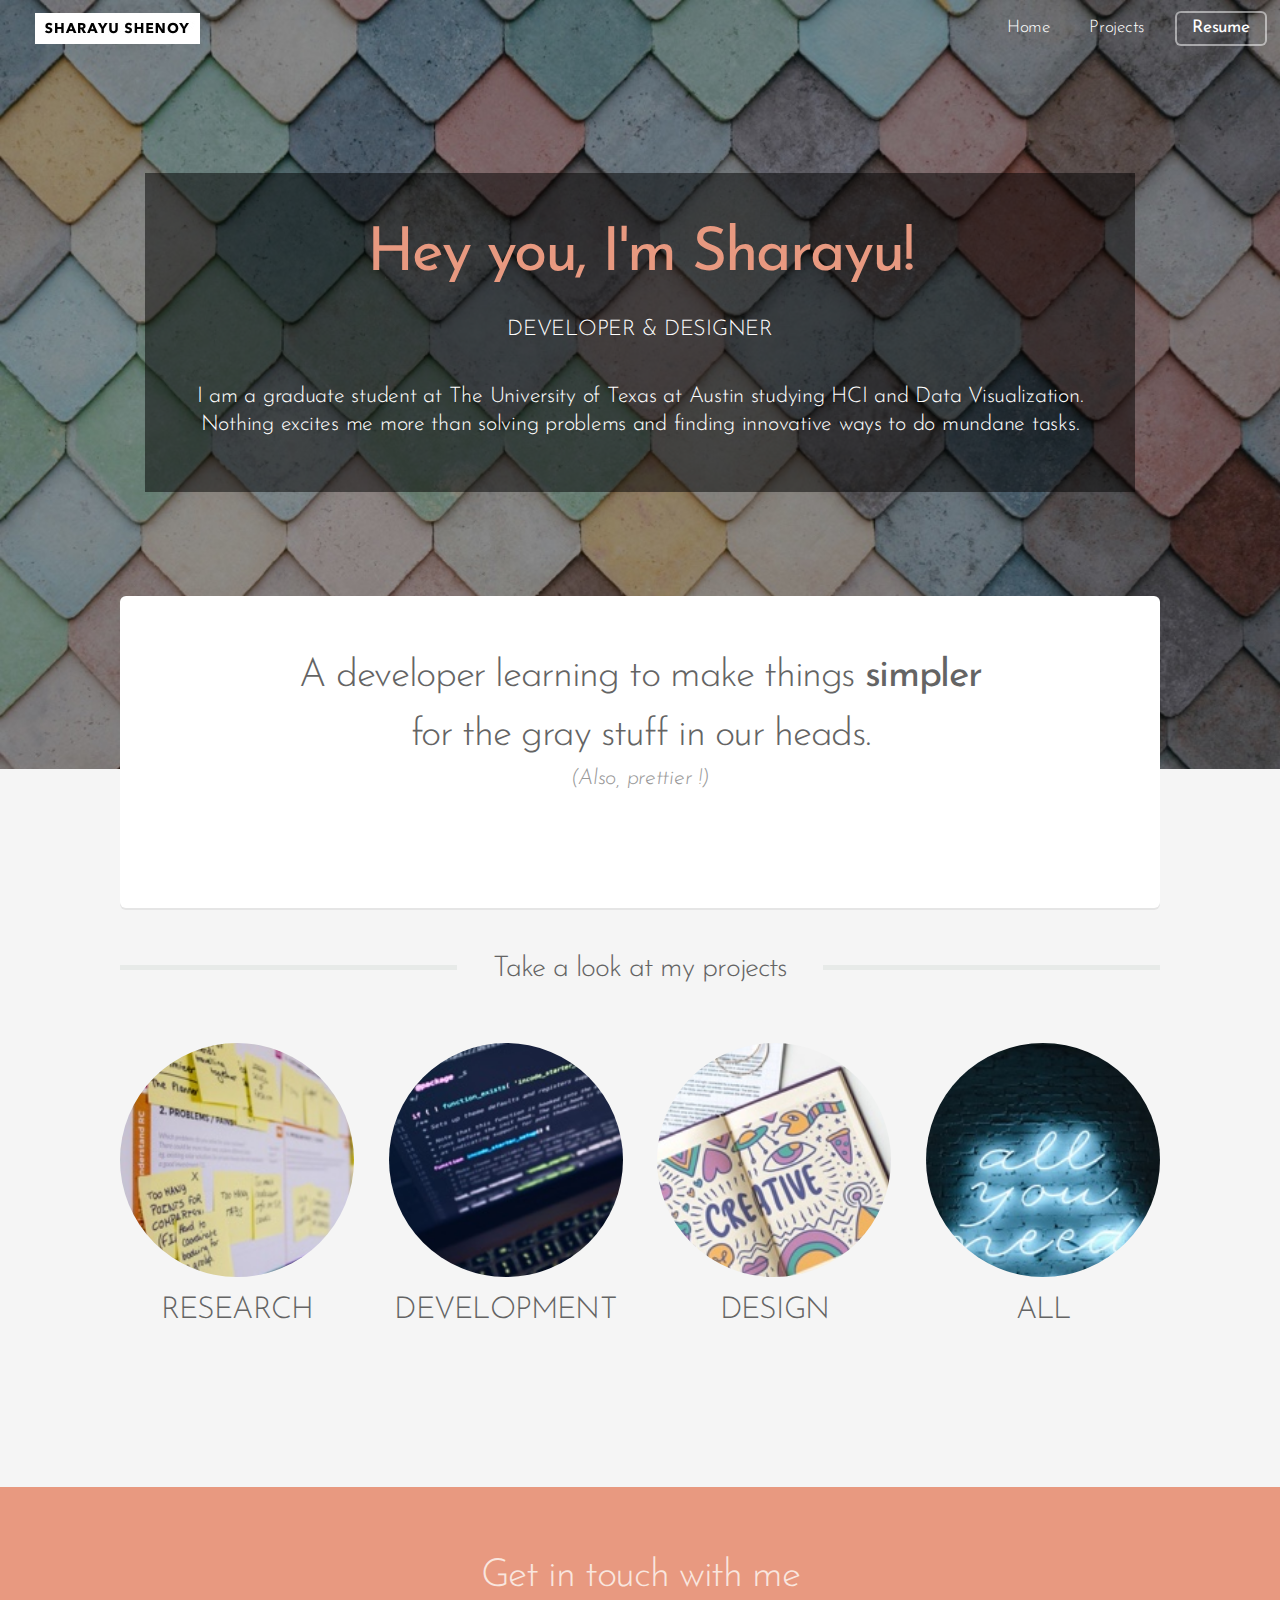
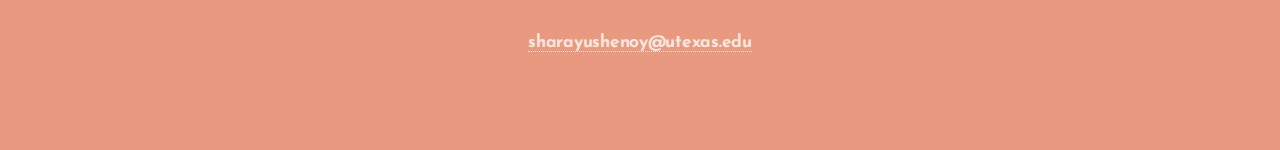
<file: index.html>
<!DOCTYPE HTML>
<html>
	<head>
		<title>Sharayu Shenoy</title>
		<meta charset="utf-8" />
		<meta name="viewport" content="width=device-width, initial-scale=1, user-scalable=no" />
		<link rel="stylesheet" href="css/index.css" />

	</head>
	<body class="landing is-preload">
		<div id="page-wrapper">

			<!-- Header -->
			<header id="header" class="alt">
			  <h1><a href="index.html" ><img src="img/logo.jpg" class="logo"/></a></h1>
			  <nav id="nav">
			    <ul>
			      <li><a href="index.html">Home</a></li>
			      <li><a href="allprojects.html">Projects</a></li>
			      <!-- <li><a href="index.html">About</a></li> -->
			      <li><a href="resume.pdf" target="_blank" class="button">Resume</a></li>
			    </ul>
			  </nav>
			</header>

			<!-- Banner -->
				<section id="banner">
					<div class="inner">
					<h2 class="sec-text"><b>Hey you, I'm Sharayu!</b></h2>
					<p>DEVELOPER  &  DESIGNER
					</p>

					<p>
						I am a graduate student at The University of Texas at Austin studying HCI and Data Visualization.
						<br/>
						Nothing excites me more than solving problems and finding innovative ways to do mundane tasks.
					</p>
				</div>
				</section>

			<!-- Main -->
				<section id="main" class="container">

					<section class="box special">
						<header class="">
							<h2> A developer learning to make things <strong>simpler</strong>
							<br />
							 for the gray stuff in our heads.</h2>
							<p>(Also, prettier !)</p>
						</header>
						<br/>

					</section>
					<header>
						<h2 class="major"><span>Take a look at my projects</span></h2>
					</header>

						<span>
							<ul class="bounce row">
								<li class="col-3 col-6-narrower"><a href="allprojects.html?type=research" class="icon solid"><img class="image round" src="img/icons/research.jpg" alt=""/><h3>RESEARCH</h3></a></li>
								<li class="col-3 col-6-narrower"><a href="allprojects.html?type=development" class="icon solid"><img class="image round" src="img/icons/dev.jpg" alt=""/><h3>DEVELOPMENT</h3></a></li>
								<li class="col-3 col-6-narrower"><a href="allprojects.html?type=design" class="icon solid"><img class="image round" src="img/icons/design.jpg" alt=""/><h3>DESIGN</h3></a></li>
								<li class="col-3 col-6-narrower"><a href="allprojects.html" class="icon solid"><img class="image round" src="img/icons/all.jpg" alt=""/><h3>ALL</h3></a></li>
							</ul>
						</span>
				</section>

			<!-- CTA -->
				<section id="cta">
					<h2>Get in touch with me</h2>
					<h4><a href="mailto:sharayushenoy@utexas.edu" target="_top">sharayushenoy@utexas.edu</a></h4>
				</section>
		</div>

		<!-- Scripts -->
			<script src="js/vendor/jquery.min.js"></script>
			<script src="js/vendor/jquery.dropotron.min.js"></script>
			<script src="js/vendor/jquery.scrollex.min.js"></script>
			<script src="js/vendor/browser.min.js"></script>
			<script src="js/vendor/breakpoints.min.js"></script>
			<script src="js/stickyheader.js"></script>
			<script src="js/index.js"></script>

	</body>
</html>
</file>
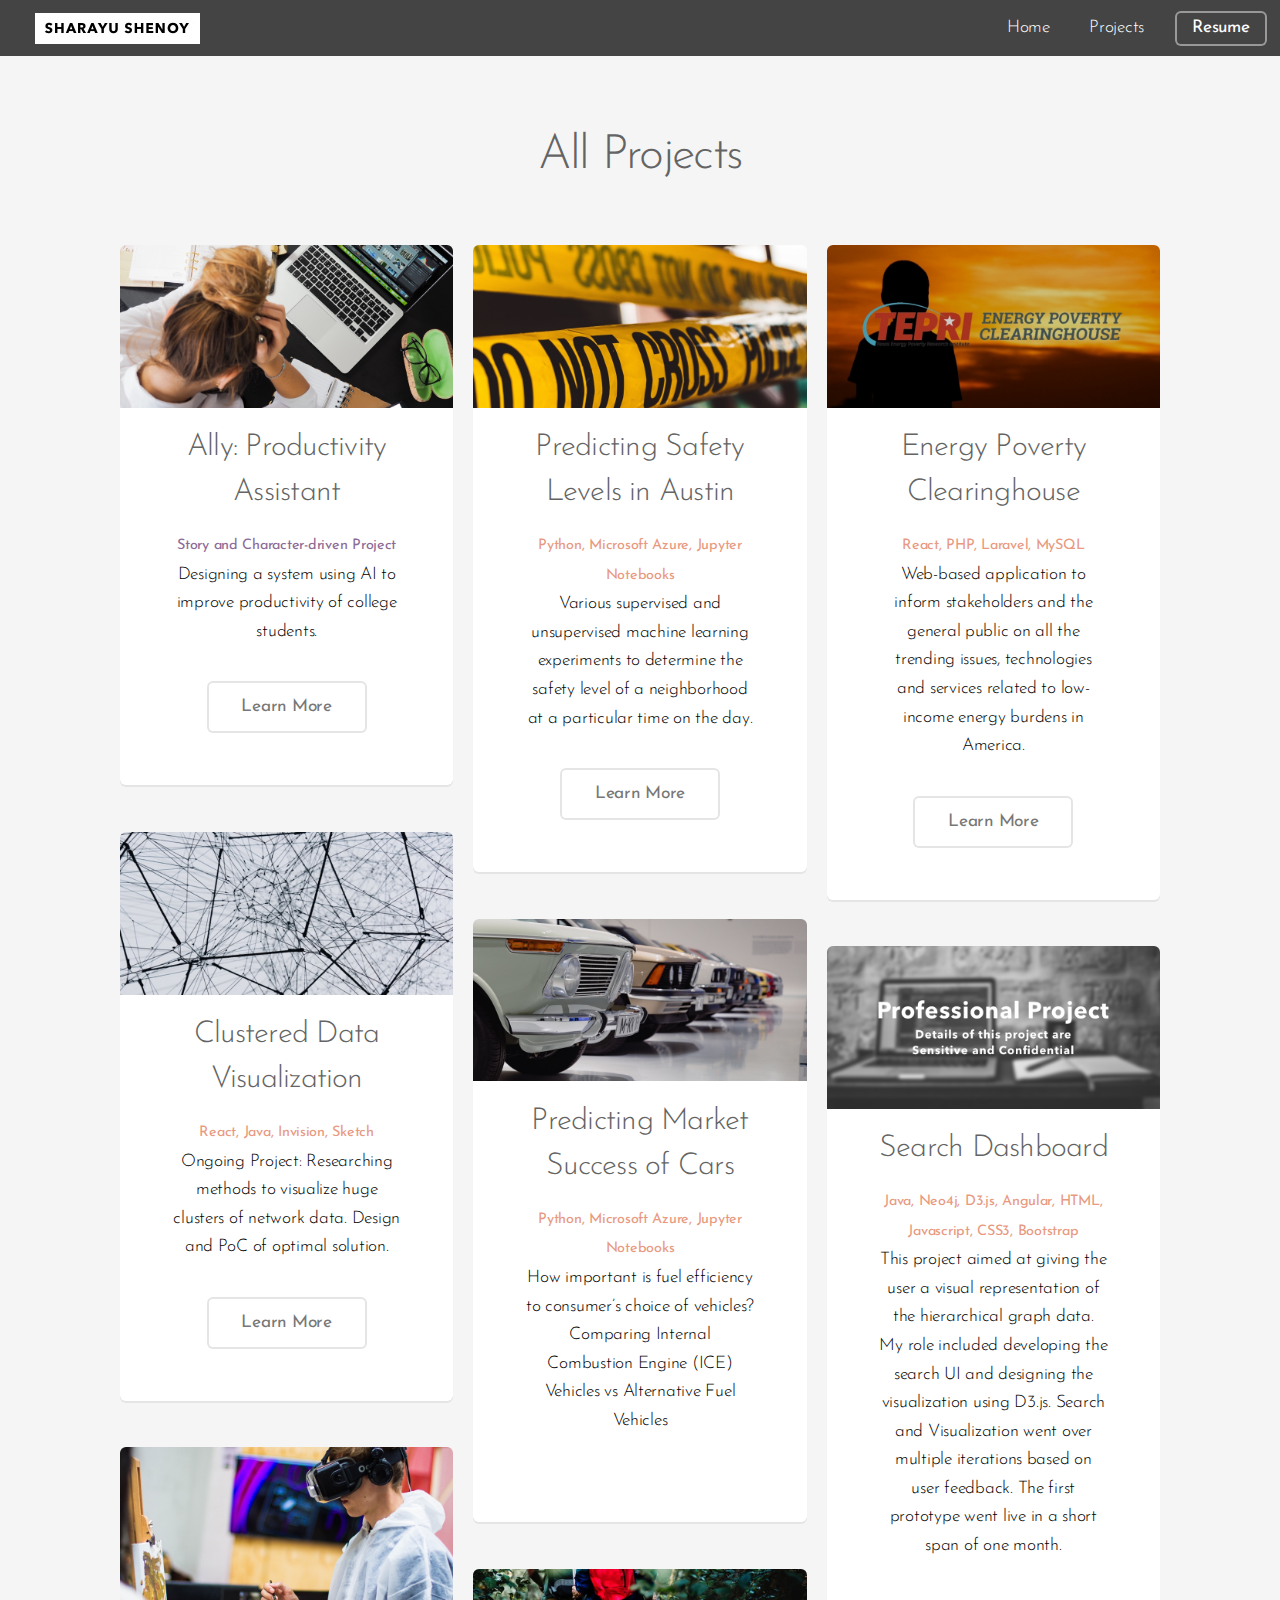
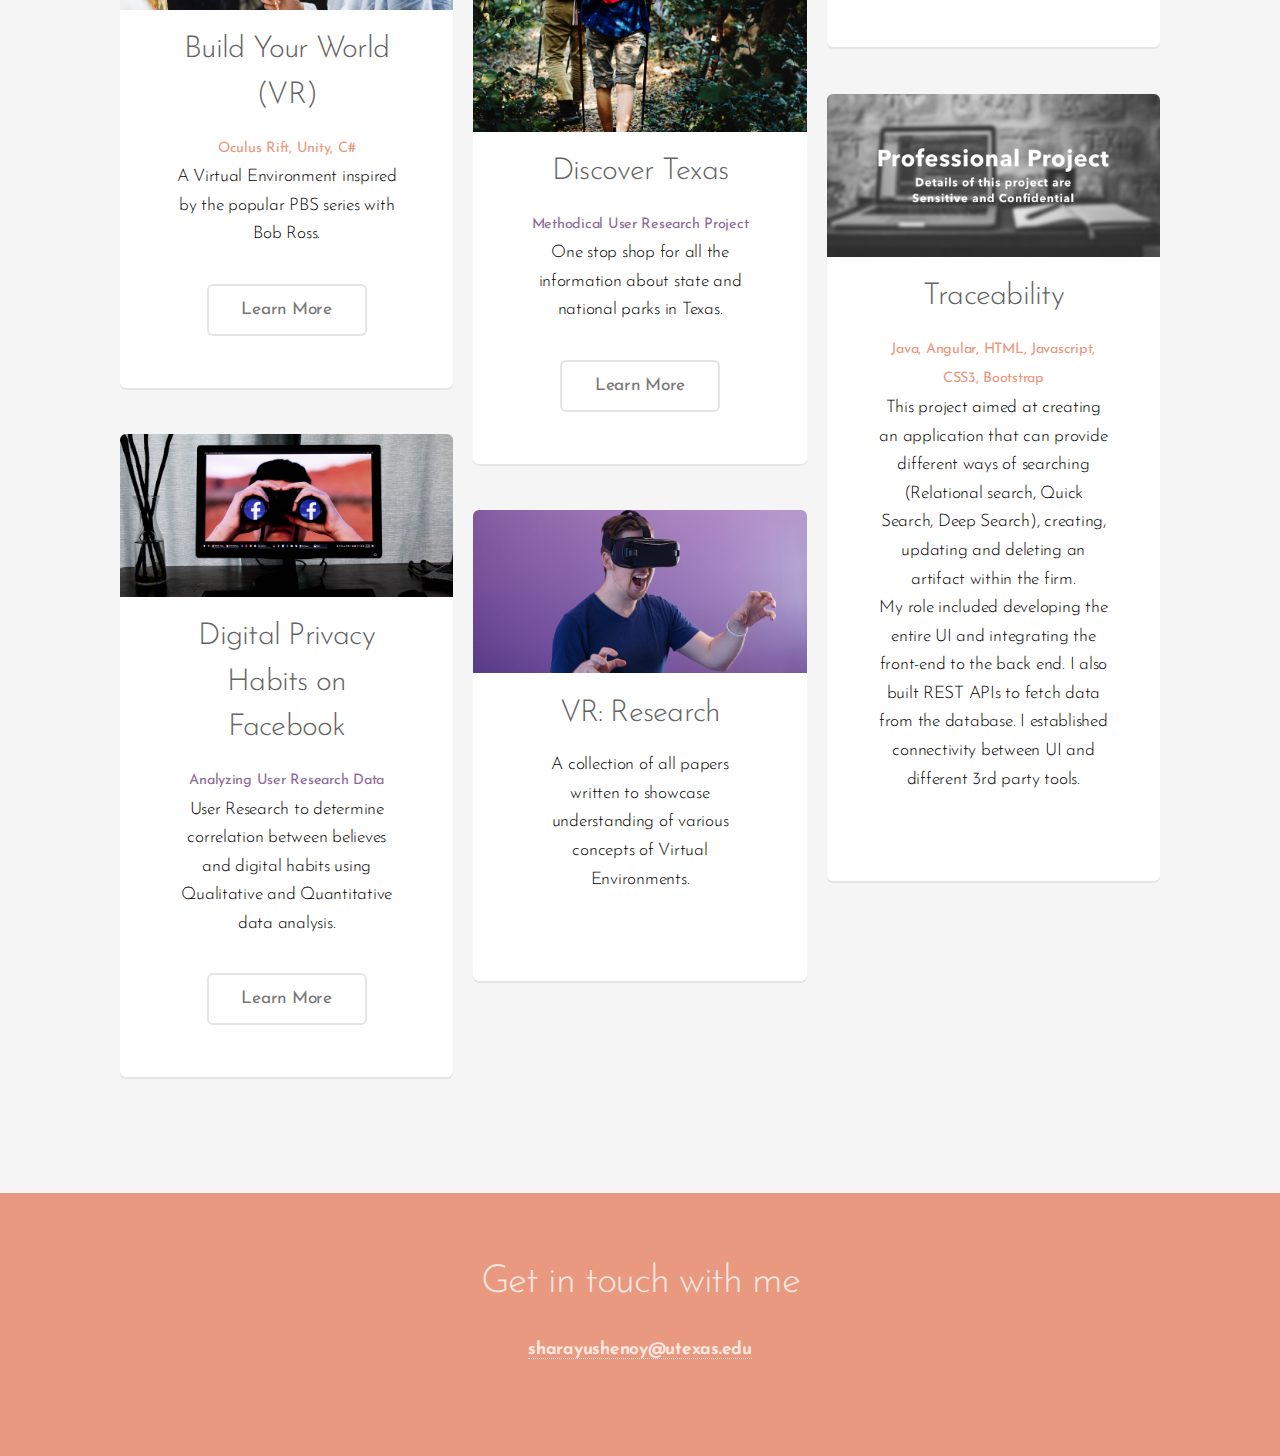
<file: allprojects.html>
<!DOCTYPE HTML>
<html>
<head>
	<title>Sharayu Shenoy</title>
	<meta charset="utf-8" />
	<meta name="viewport" content="width=device-width, initial-scale=1, user-scalable=no" />
	<link rel="stylesheet" href="css/index.css" />
</head>
<body class="is-preload">
	<div id="page-wrapper">

		<!-- Header -->
		<header id="header">
			<h1><a href="index.html" ><img src="img/logo.jpg" alt="" class="logo"/></a></h1>
			<nav id="nav">
				<ul>
					<li><a href="index.html">Home</a></li>
					<li><a href="allprojects.html">Projects</a></li>
					<!-- <li><a href="index.html">About</a></li> -->
					<li><a href="resume.pdf" target="_blank" class="button">Resume</a></li>
				</ul>
			</nav>
		</header>

		<!-- Main -->
		<section id="main" class="container">
			<header>
				<h2>All <span id="projectType"></span> Projects</h2>
			</header>
			<div class=" card-columns">
				<div class="filterDiv design research ">
					<section class="box special">
						<span class="image featured"><img src="img/ai/icon.jpg" alt="" /></span>
						<h3>Ally: Productivity Assistant</h3>
						<strong><small class="ter-text">Story and Character-driven Project</small></strong>
						<p>Designing a system using AI to improve productivity of college students.</p>
						<ul class="actions special">
							<li><a href="ally.html" class="button alt">Learn More</a></li>
						</ul>
					</section>
				</div>
				<div class="filterDiv research development">
					<section class="box special">
						<span class="image featured"><img src="img/instana/icon.jpg" alt="" /></span>
						<h3>Clustered Data Visualization</h3>
						<strong><small class="sec-text">React, Java, Invision, Sketch</small></strong>
						<p>Ongoing Project: Researching methods to visualize huge clusters of network data. Design and PoC of optimal solution.</p>
						<ul class="actions special">
							<li><a href="vis.html" class="button alt">Learn More</a></li>
						</ul>
					</section>
				</div>
				<div class="filterDiv design development ">
					<section class="box special">
						<span class="image featured"><img src="img/vr/vr.jpg" alt="" /></span>
						<h3>Build Your World (VR)</h3>
						<strong><small class="sec-text">Oculus Rift, Unity, C#</small></strong>
						<p>A Virtual Environment inspired by the popular PBS series with Bob Ross.</p>
						<ul class="actions special">
							<li><a href="vr.html" class="button alt">Learn More</a></li>
						</ul>
					</section>
				</div>
				<div class="filterDiv research ">
					<section class="box special">
						<span class="image featured"><img src="img/ur/icon.jpg" alt="" /></span>
						<h3>Digital Privacy Habits on Facebook</h3>
						<strong><small class="ter-text">Analyzing User Research Data</small></strong>
						<p>User Research to determine correlation between believes and digital habits using Qualitative and Quantitative data analysis.</p>
						<ul class="actions special">
							<li><a href="ur.html" class="button alt">Learn More</a></li>
						</ul>
					</section>
				</div>
				<div class="filterDiv development ">
					<section class="box special">
						<span class="image featured"><img src="img/ml/icon.jpg" alt="" /></span>
						<h3>Predicting Safety Levels in Austin</h3>
						<strong><small class="sec-text">Python, Microsoft Azure, Jupyter Notebooks</small></strong>
						<p>Various supervised and unsupervised machine learning experiments to determine the safety level of a neighborhood at a particular time on the day.</p>
						<ul class="actions special">
							<li><a href="ml.html" class="button alt">Learn More</a></li>
						</ul>
					</section>
				</div>
				<div class="filterDiv development">
					<section class="box special">
						<span class="image featured"><img src="img/sal/icon.jpg" alt="" /></span>
						<h3>Predicting Market Success of Cars</h3>
						<strong><small class="sec-text">Python, Microsoft Azure, Jupyter Notebooks</small></strong>
						<p>How important is fuel efficiency to consumer’s choice of vehicles? Comparing Internal Combustion Engine (ICE) Vehicles vs Alternative Fuel Vehicles</p>
						<ul class="actions special">
							<!-- <li><a href="sal.html" class="button alt">Learn More</a></li> -->
						</ul>
					</section>
				</div>
				<div class="filterDiv design research ">
					<section class="box special">
						<span class="image featured"><img src="img/hci/icon.jpg" alt="" /></span>
						<h3>Discover Texas</h3>
						<strong><small class="ter-text">Methodical User Research Project</small></strong>
						<p>One stop shop for all the information about state and national parks in Texas.</p>
						<ul class="actions special">
							<li><a href="hci.html" class="button alt">Learn More</a></li>
						</ul>
					</section>
				</div>
				<div class="filterDiv research ">
					<section class="box special">
						<span class="image featured"><img src="img/vr/icon.jpg" alt="" /></span>
						<h3>VR: Research</h3>
						<p>A collection of all papers written to showcase understanding of various concepts of Virtual Environments.</p>
						<ul class="actions special">
							<!-- <li><a href="generic.html" class="button alt">Learn More</a></li> -->
						</ul>
					</section>
				</div>
				<div class="filterDiv development design">
					<section class="box special">
						<span class="image featured"><img src="img/tepri/icon.jpg" alt="" /></span>
						<h3>Energy Poverty Clearinghouse</h3>
						<strong><small class="sec-text">React, PHP, Laravel, MySQL</small></strong>
						<p>Web-based application to inform stakeholders and the general public on all the trending issues, technologies and services related to low-income energy burdens in America.</p>
						<ul class="actions special">
							<li><a href="ep.html" class="button alt">Learn More</a></li>
						</ul>
					</section>
				</div>
				<div class="filterDiv development ">
					<section class="box special">
						<span class="image featured"><img src="img/gs/logo.png" alt="" /></span>
						<h3>Search Dashboard</h3>
						<strong><small class="sec-text">Java, Neo4j, D3.js, Angular, HTML, Javascript, CSS3, Bootstrap</small></strong>
						<p>This project aimed at giving the user a visual representation of the hierarchical graph data.
							<br/>My role included developing the search UI and designing the visualization using D3.js. Search and Visualization went over multiple iterations based on user feedback. The first prototype went live in a short span of one month.
						</p>
						<ul class="actions special">
							<!-- <li><a href="generic.html" class="button alt">Learn More</a></li> -->
						</ul>
					</section>
				</div>
				<div class="filterDiv development ">
					<section class="box special">
						<span class="image featured"><img src="img/gs/logo.png" alt="" /></span>
						<h3>Traceability</h3>
						<strong><small class="sec-text">Java, Angular, HTML, Javascript, CSS3, Bootstrap</small></strong>
						<p>This project aimed at creating an application that can provide different ways of searching (Relational search, Quick Search, Deep Search), creating, updating and deleting an artifact within the firm.
							<br/>
							My role included developing the entire UI and integrating the front-end to the back end. I also built REST APIs to fetch data from the database. I established connectivity between UI and different 3rd party tools.
						</p>
						<ul class="actions special">
							<!-- <li><a href="generic.html" class="button alt">Learn More</a></li> -->
						</ul>
					</section>
				</div>

			</div>
		</section>

		<!-- Footer -->

		<section id="cta">
			<h2>Get in touch with me</h2>
			<h4><a href="mailto:sharayushenoy@utexas.edu" target="_top">sharayushenoy@utexas.edu</a></h4>
		</section>


	</div>

	<!-- Scripts -->

	<script src="js/vendor/jquery.min.js"></script>
	<script src="js/vendor/jquery.dropotron.min.js"></script>
	<script src="js/vendor/jquery.scrollex.min.js"></script>
	<script src="js/vendor/browser.min.js"></script>
	<script src="js/vendor/breakpoints.min.js"></script>
	<script src="js/stickyheader.js"></script>
	<script src="js/index.js"></script>
	<script src="js/filter.js"></script>

</body>
</html>
</file>
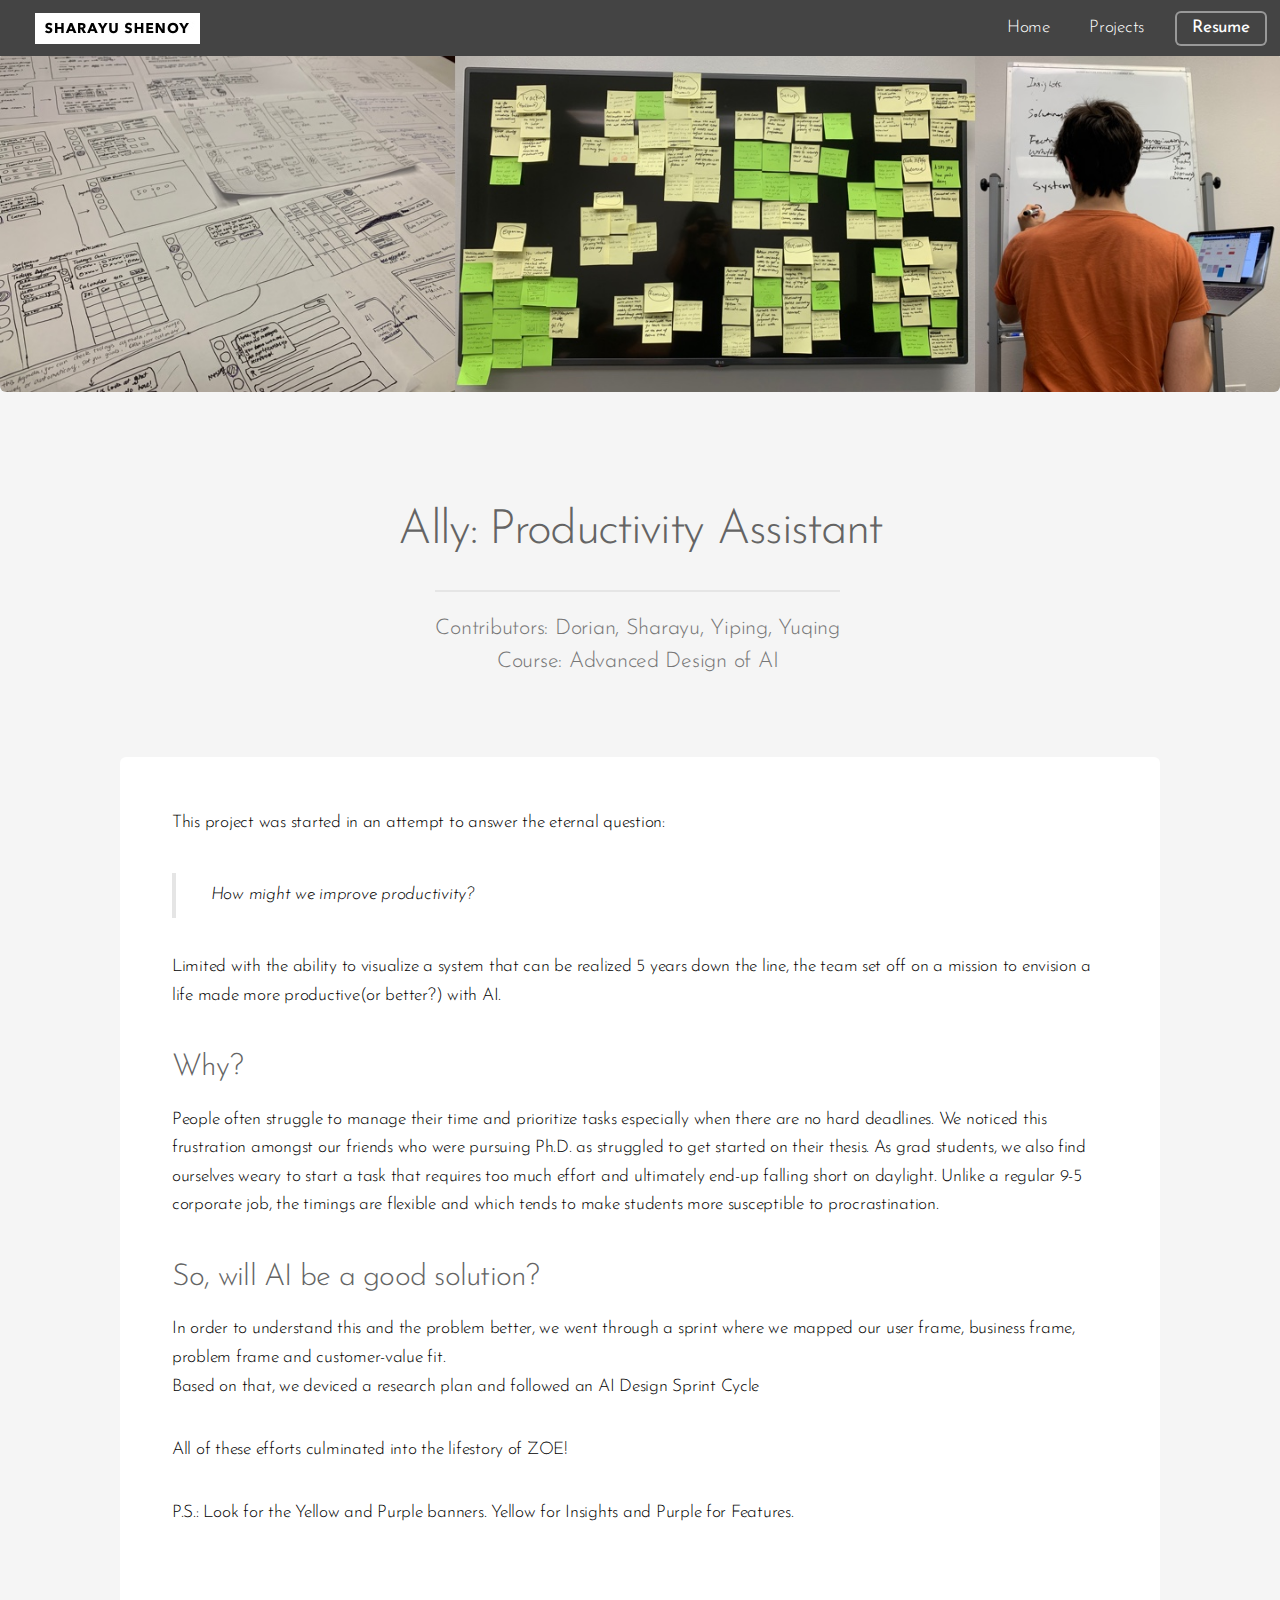
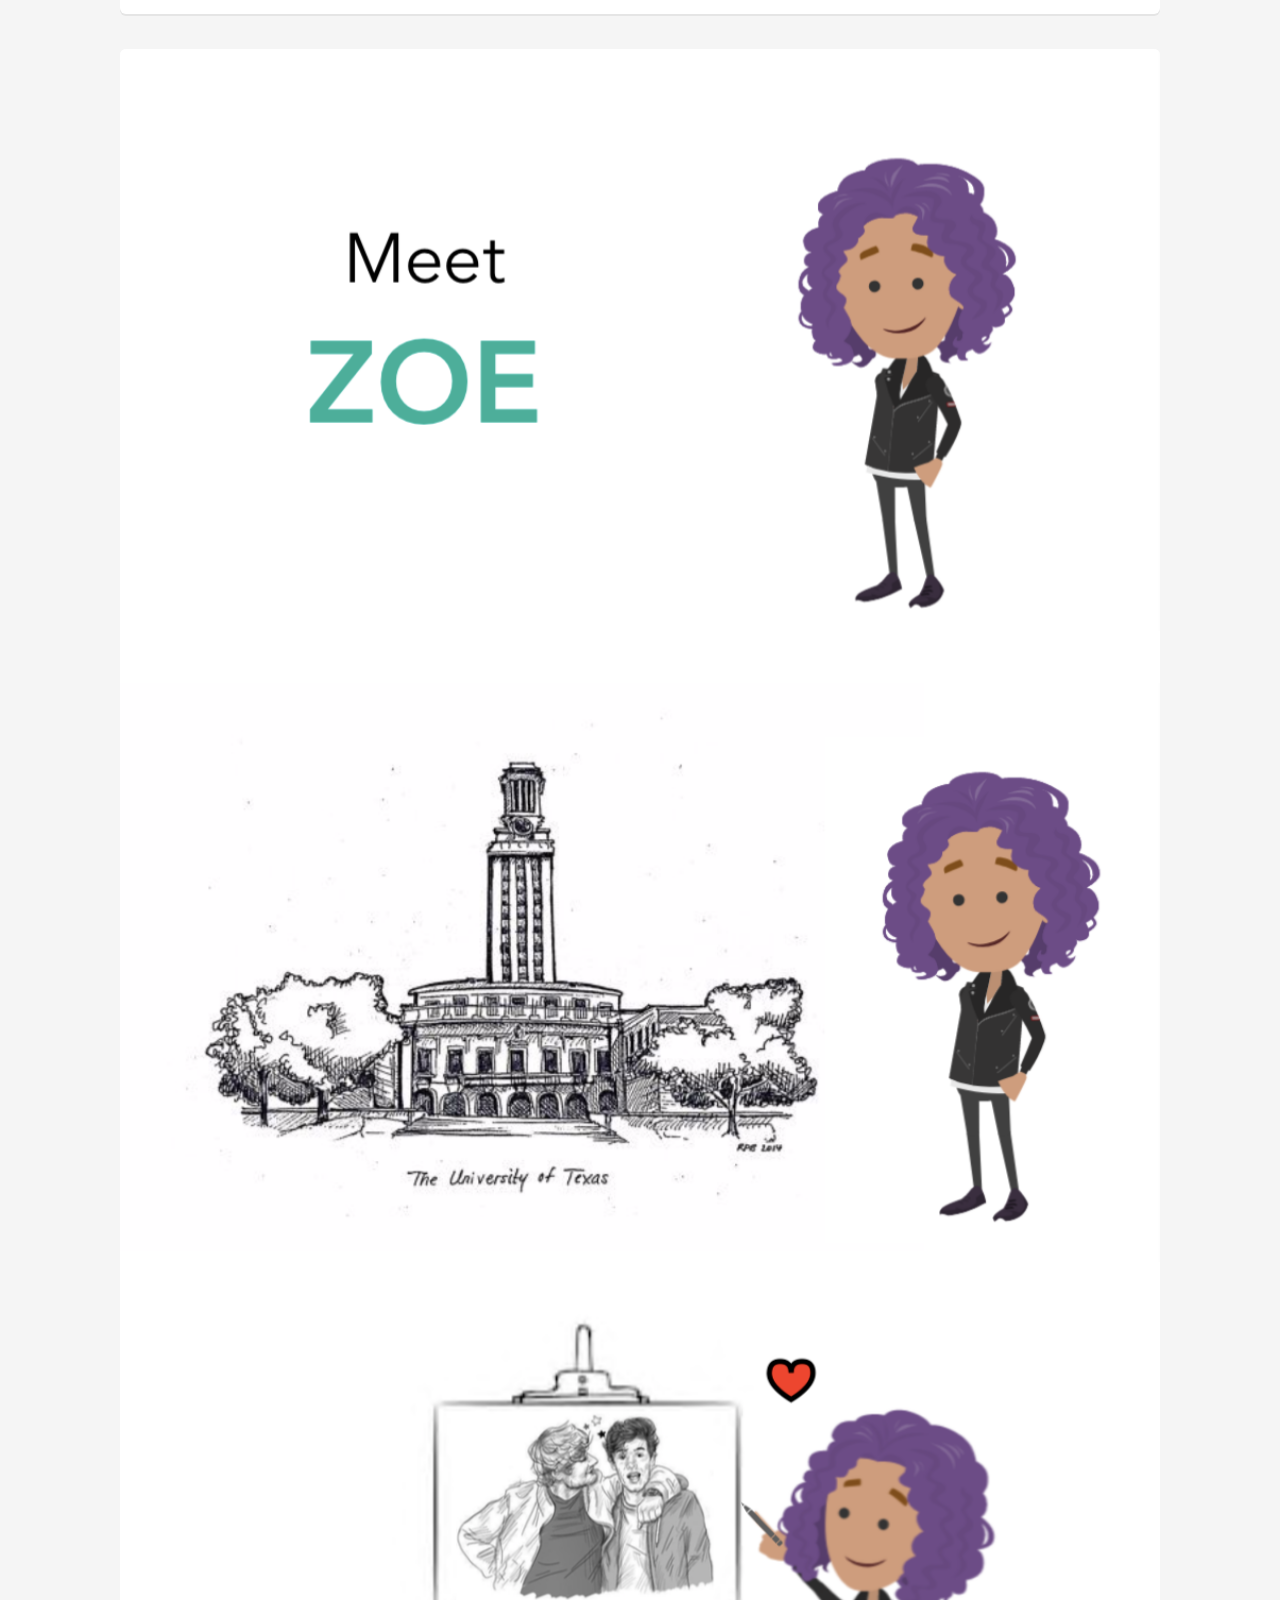
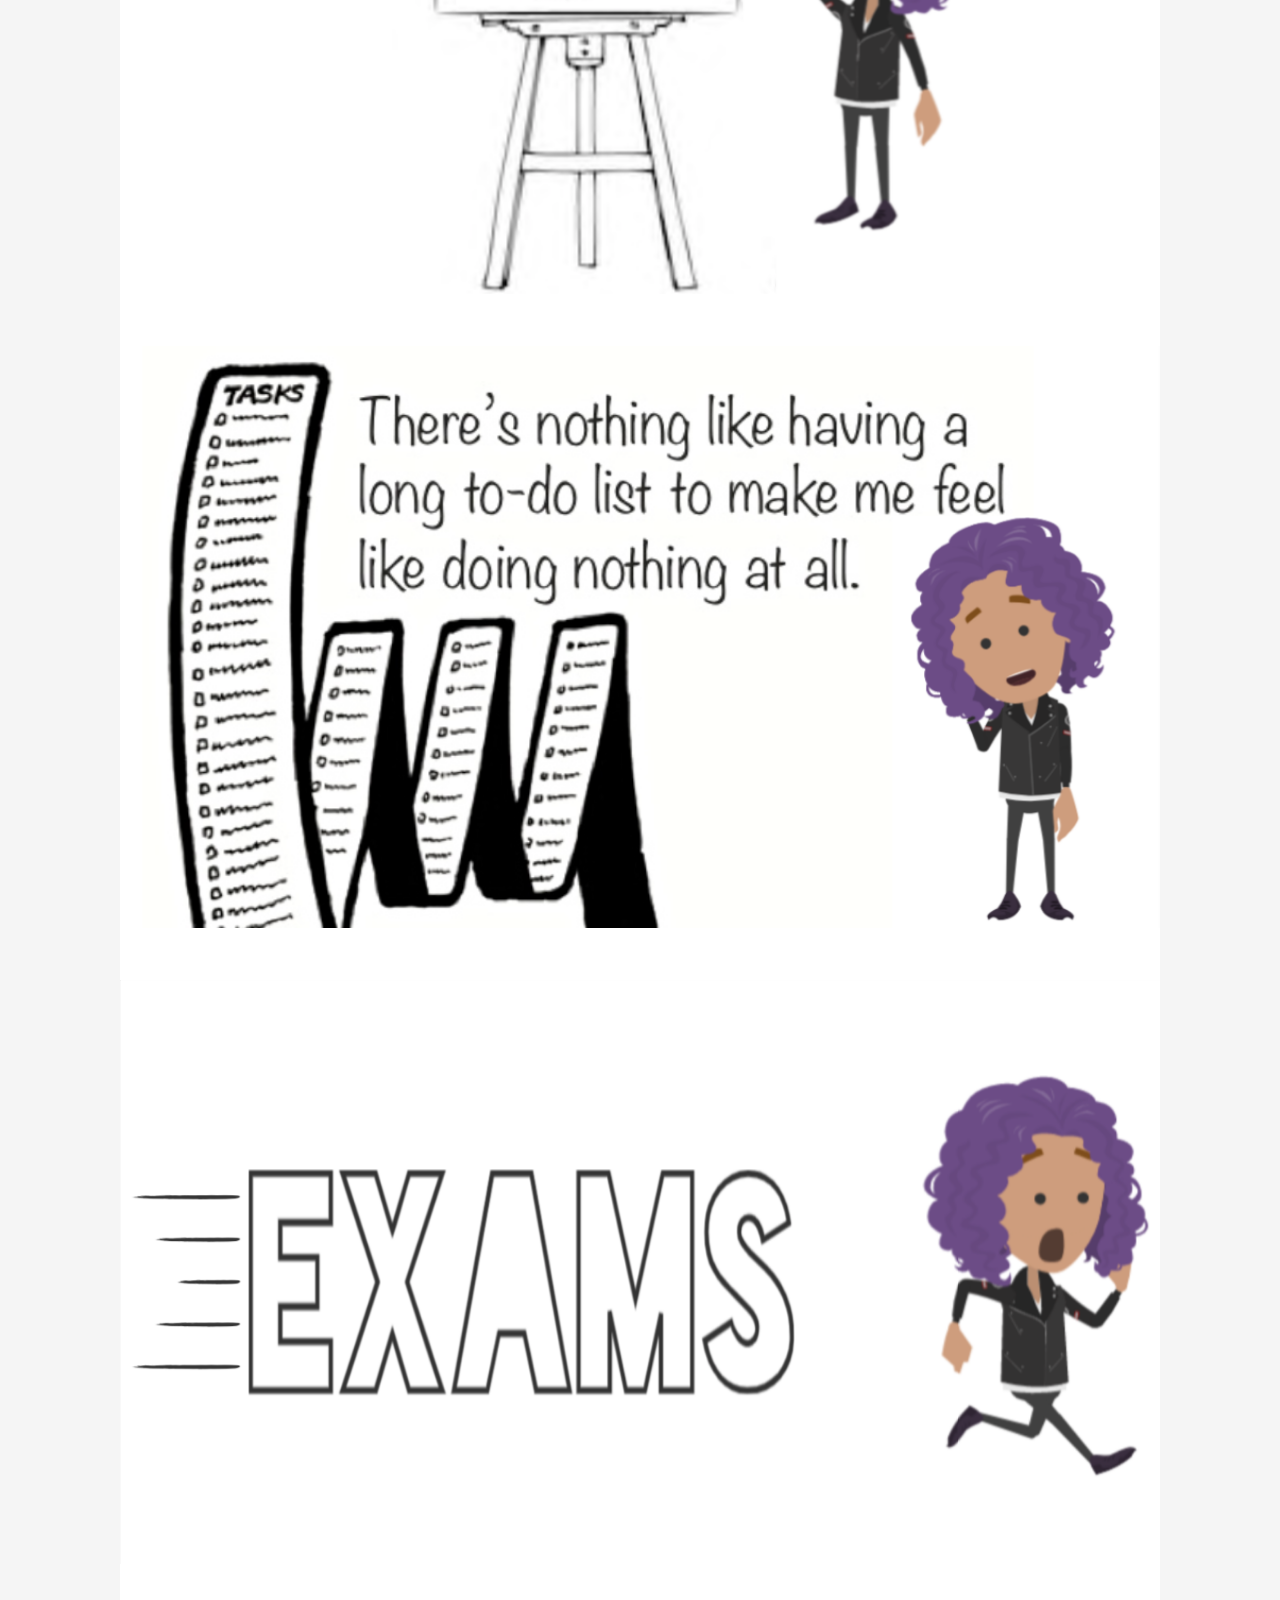
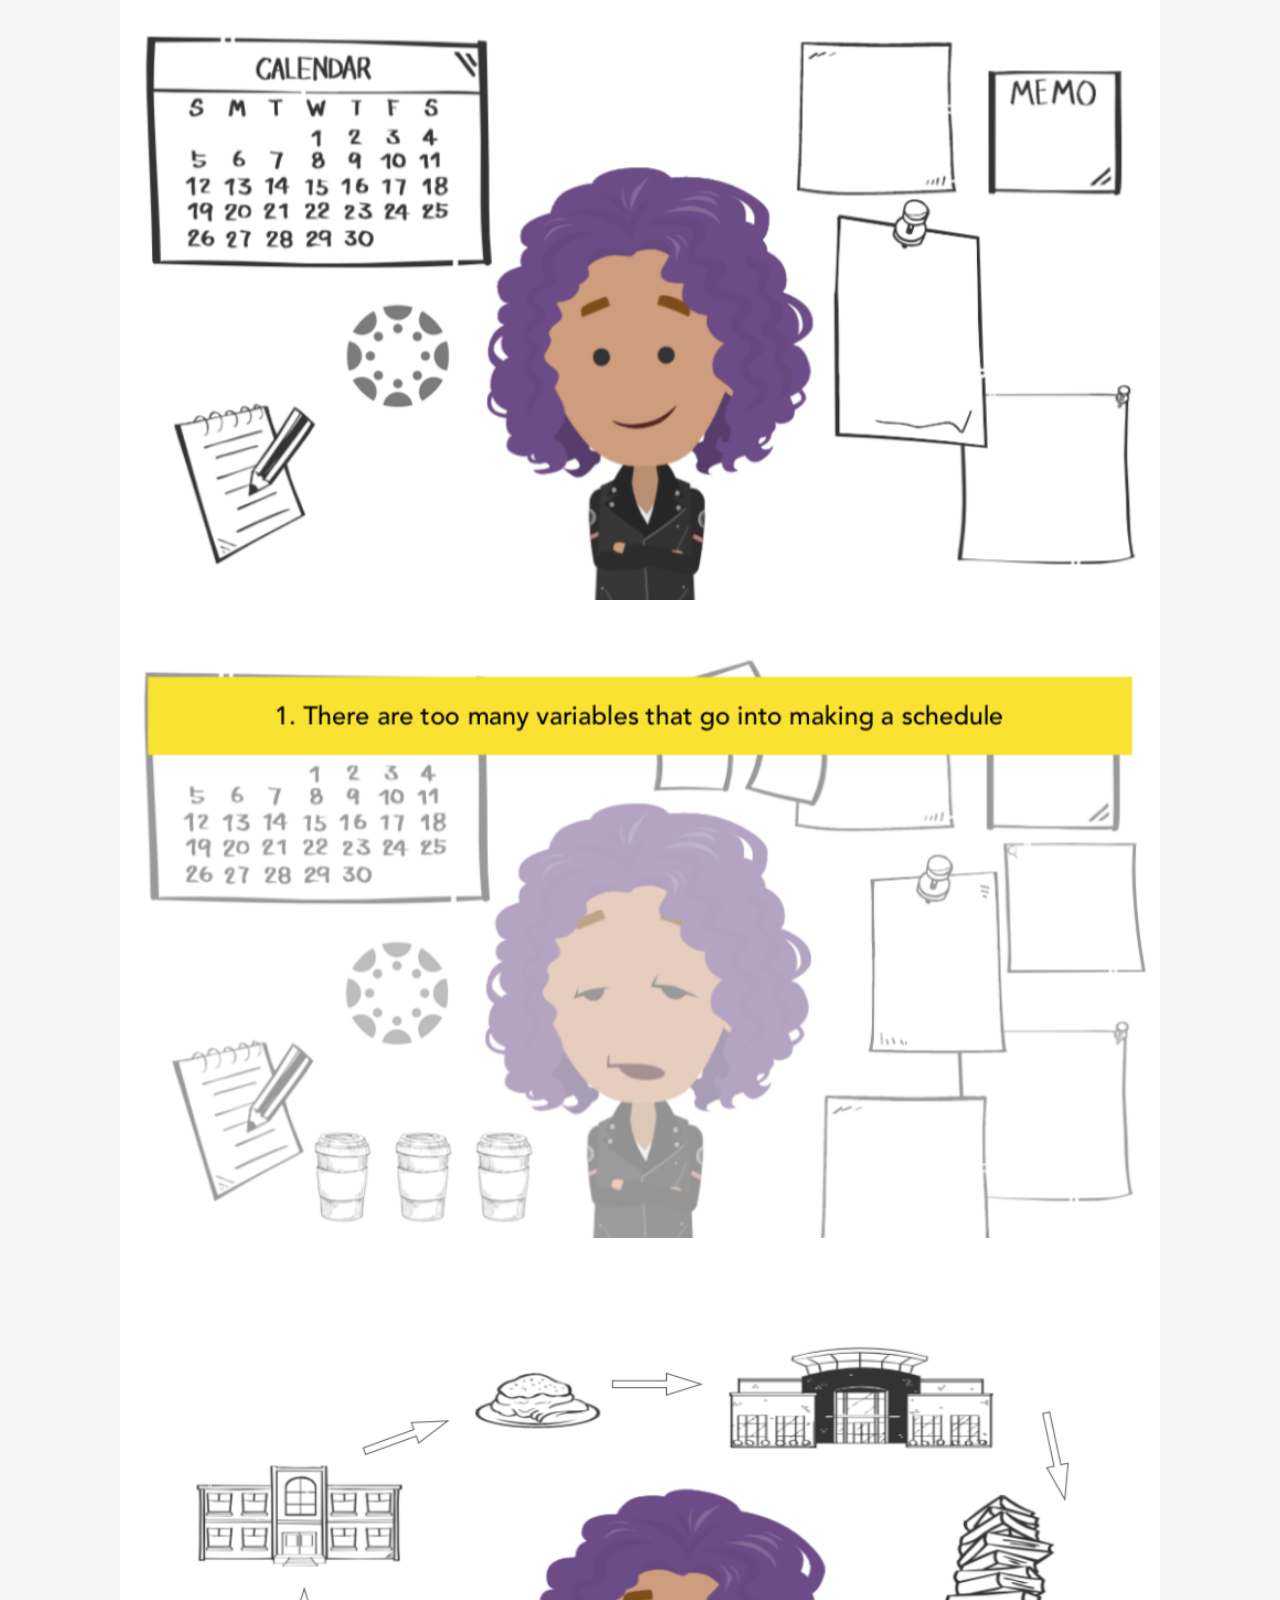
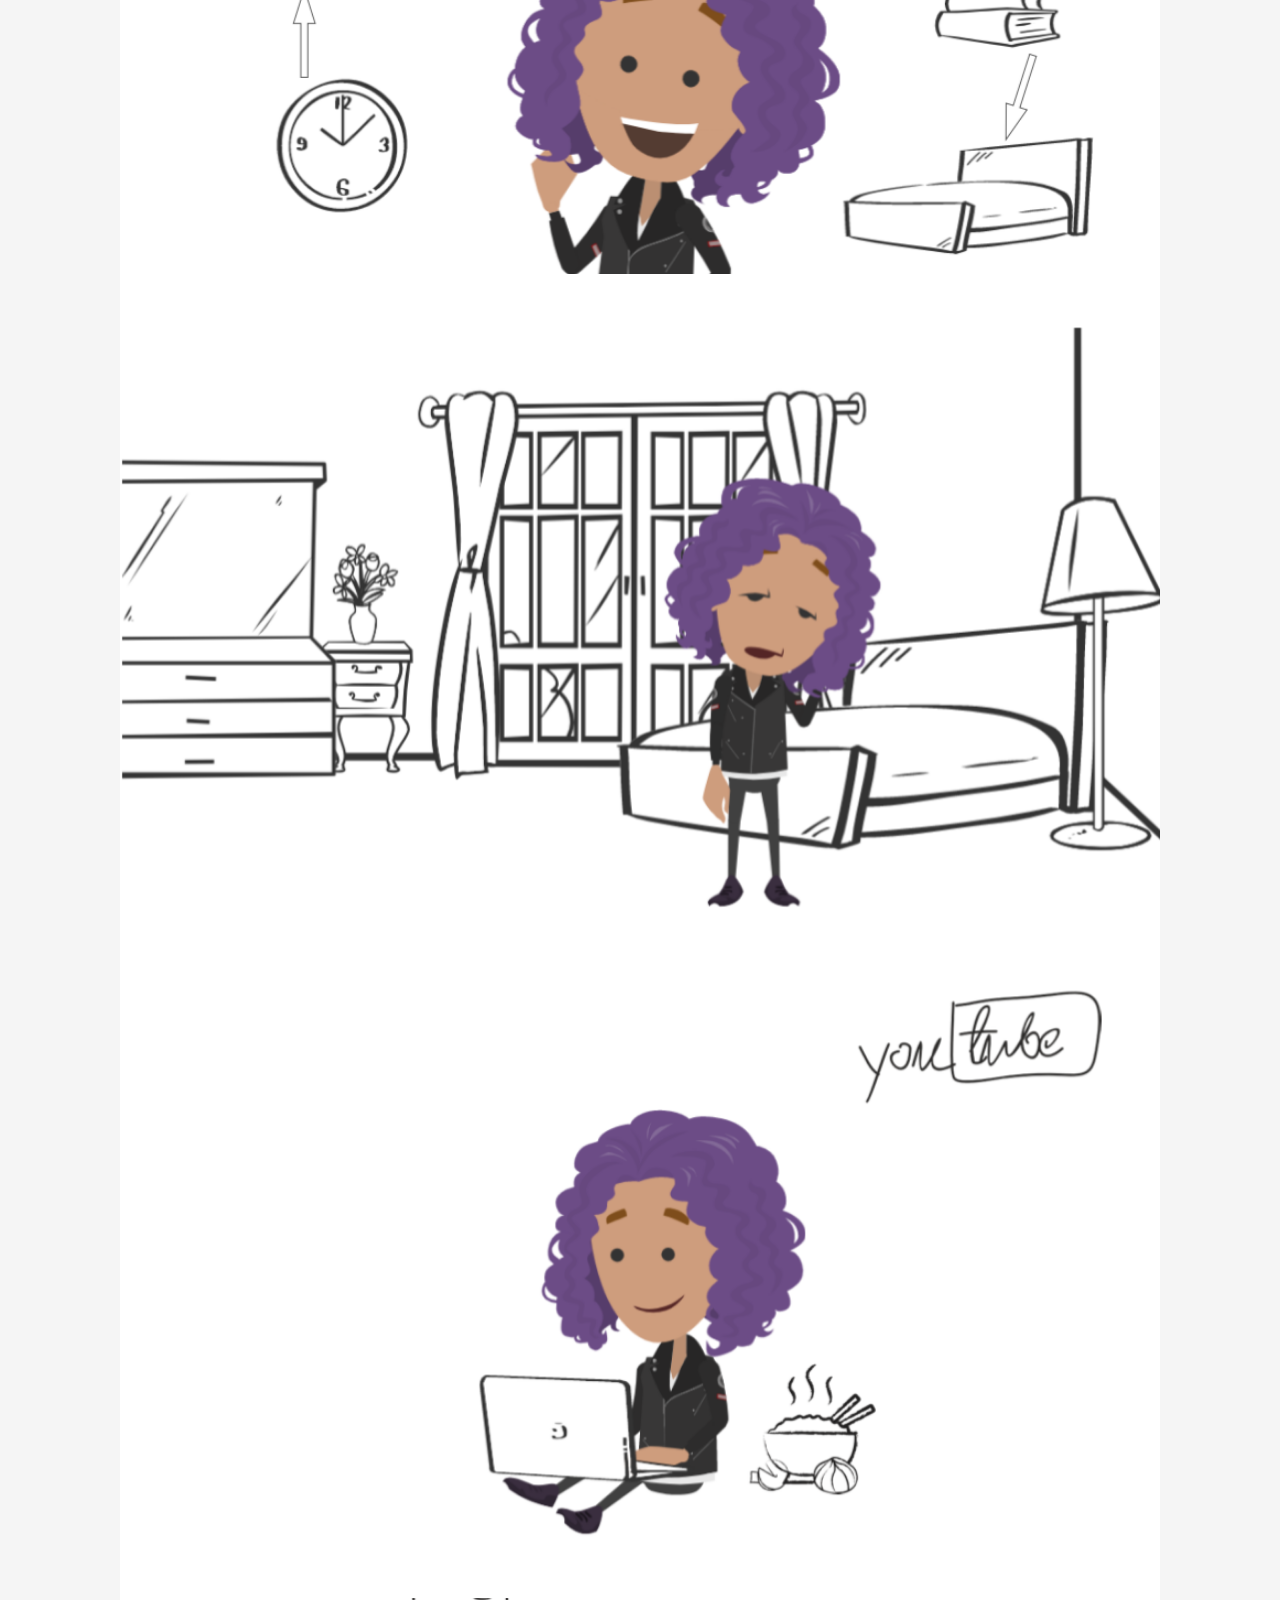
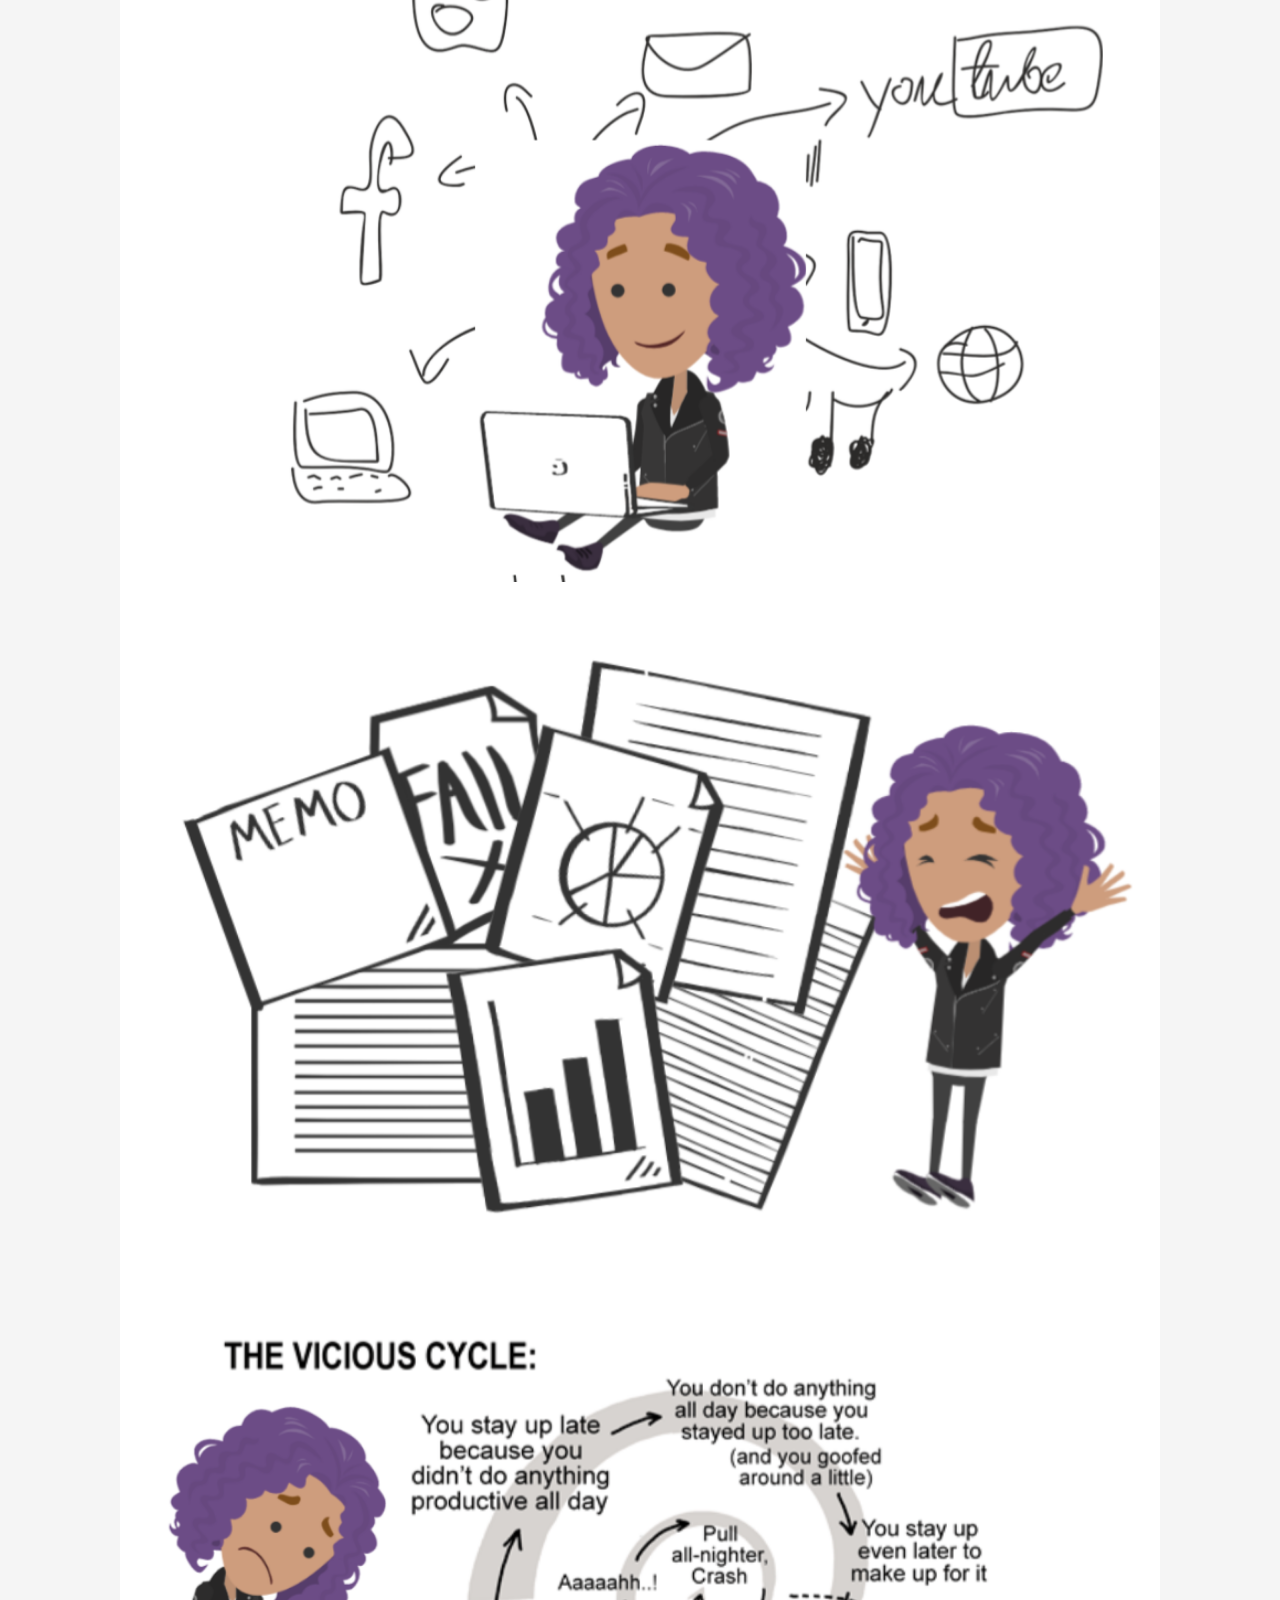
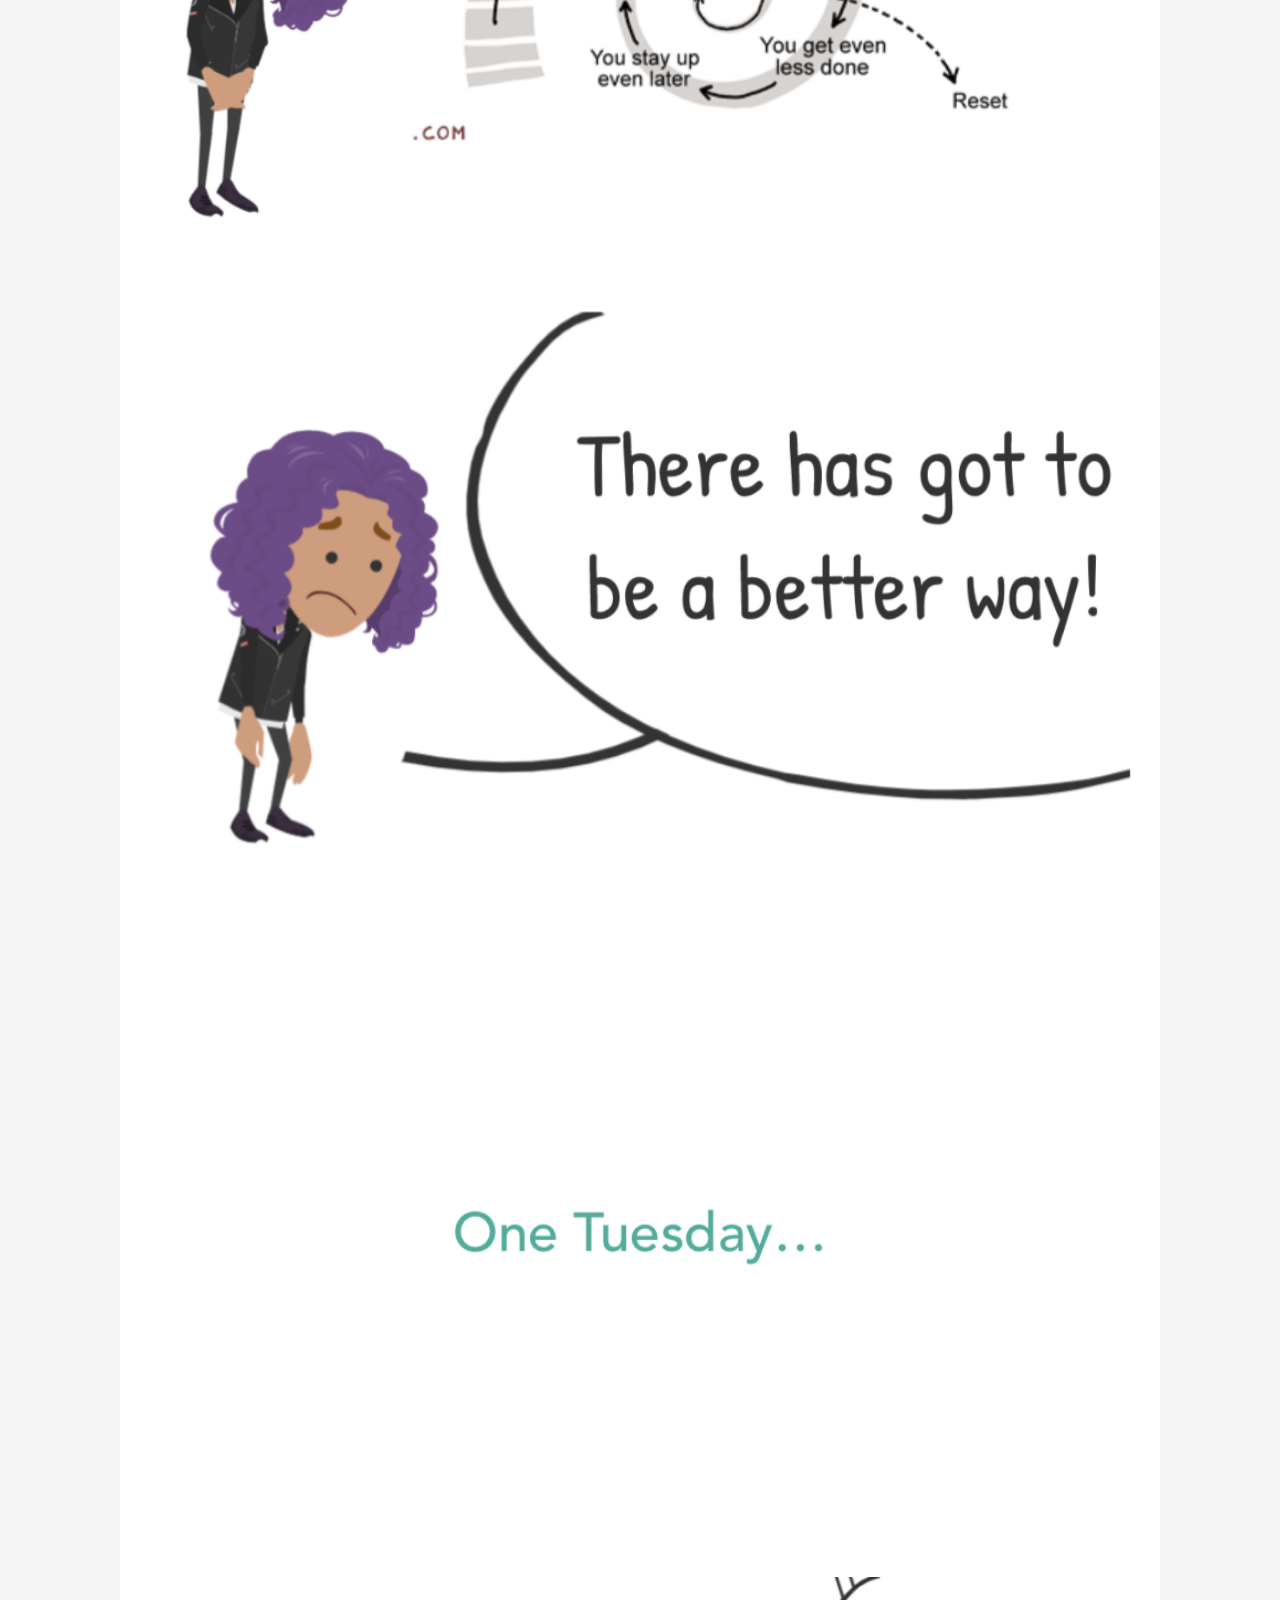
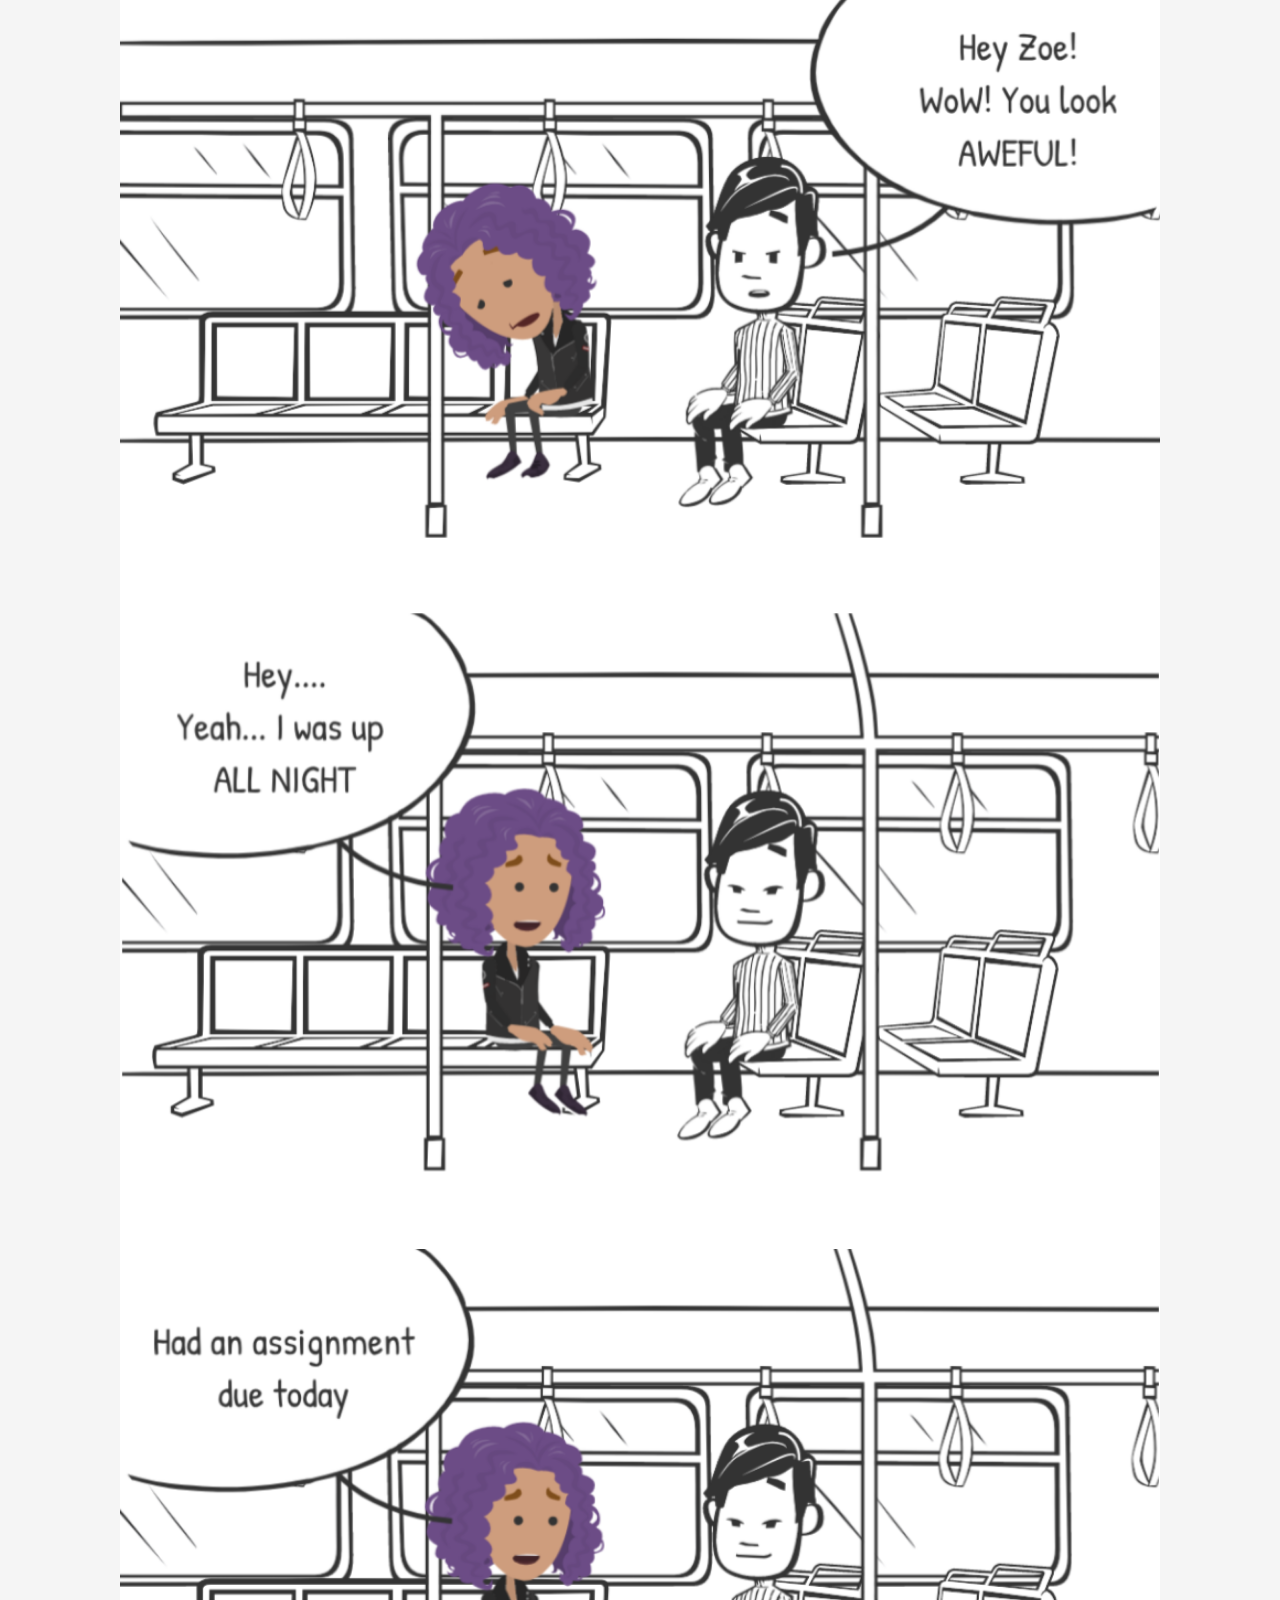
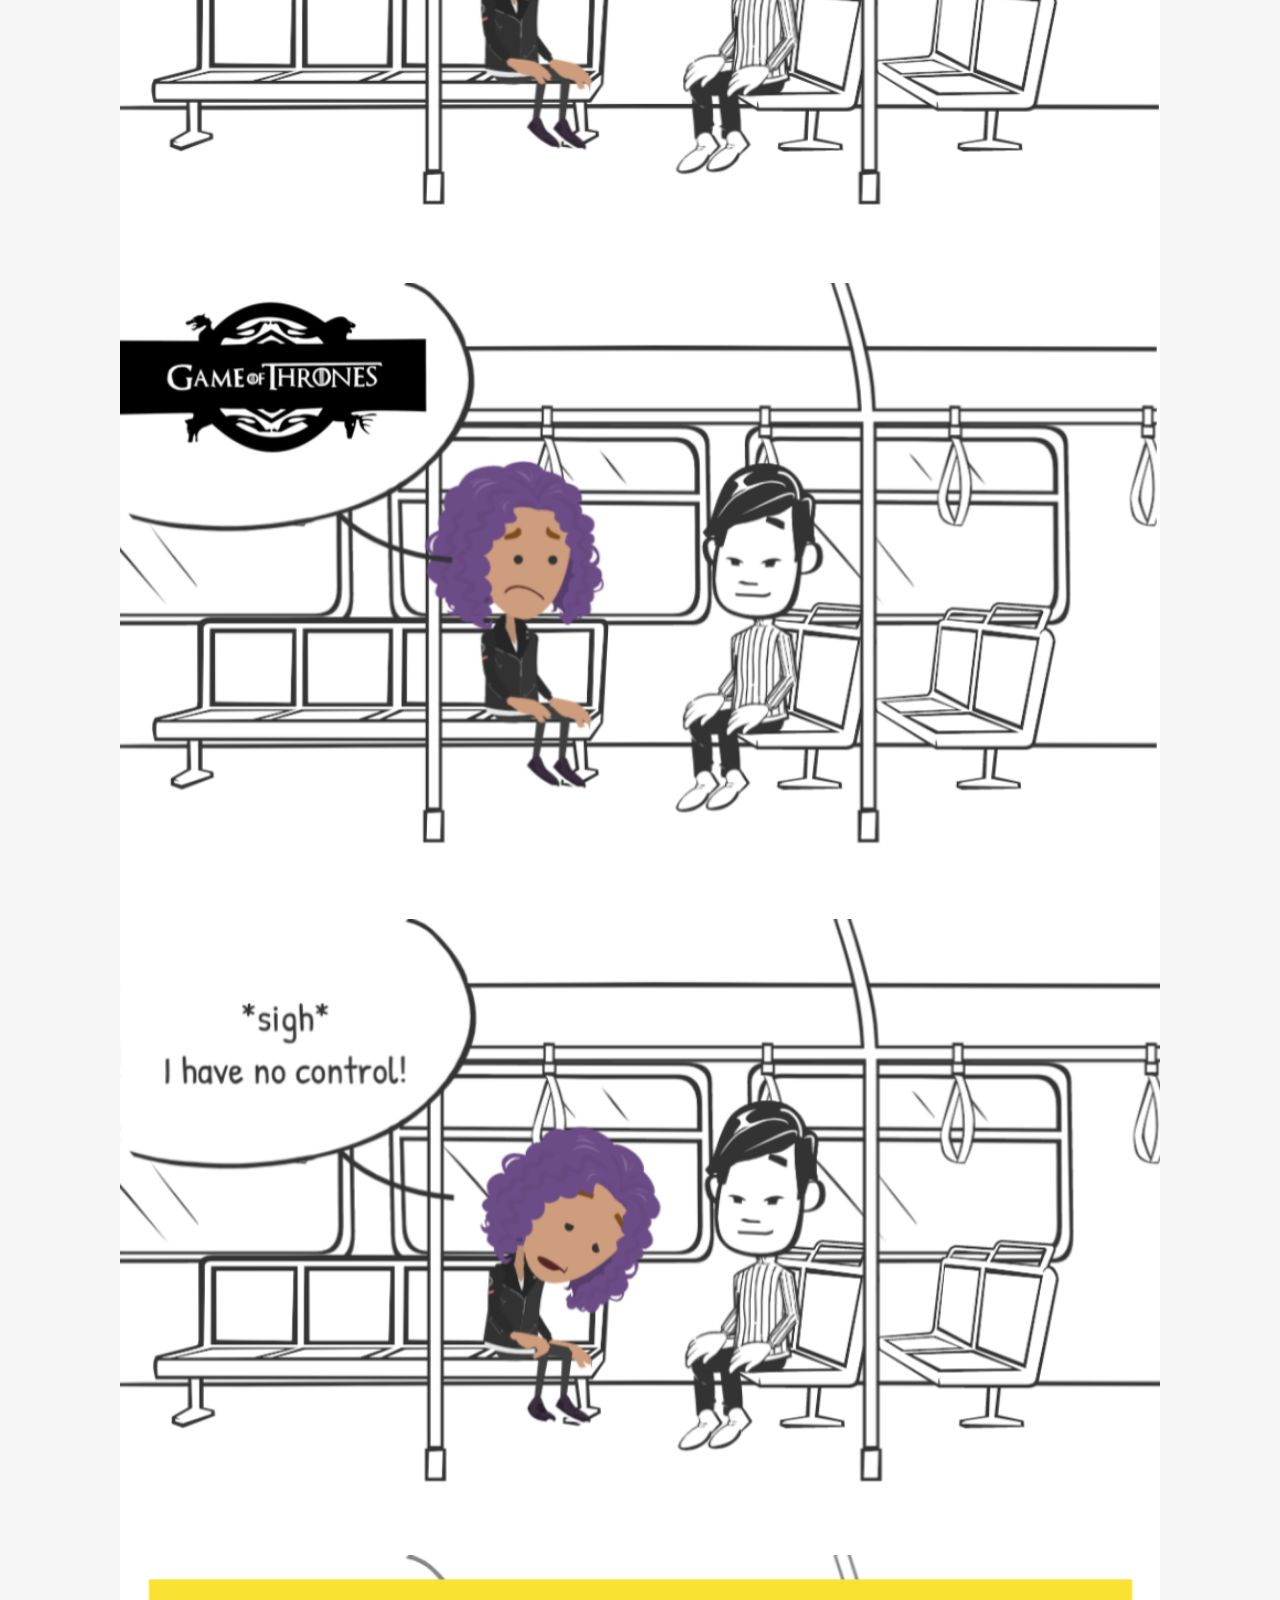
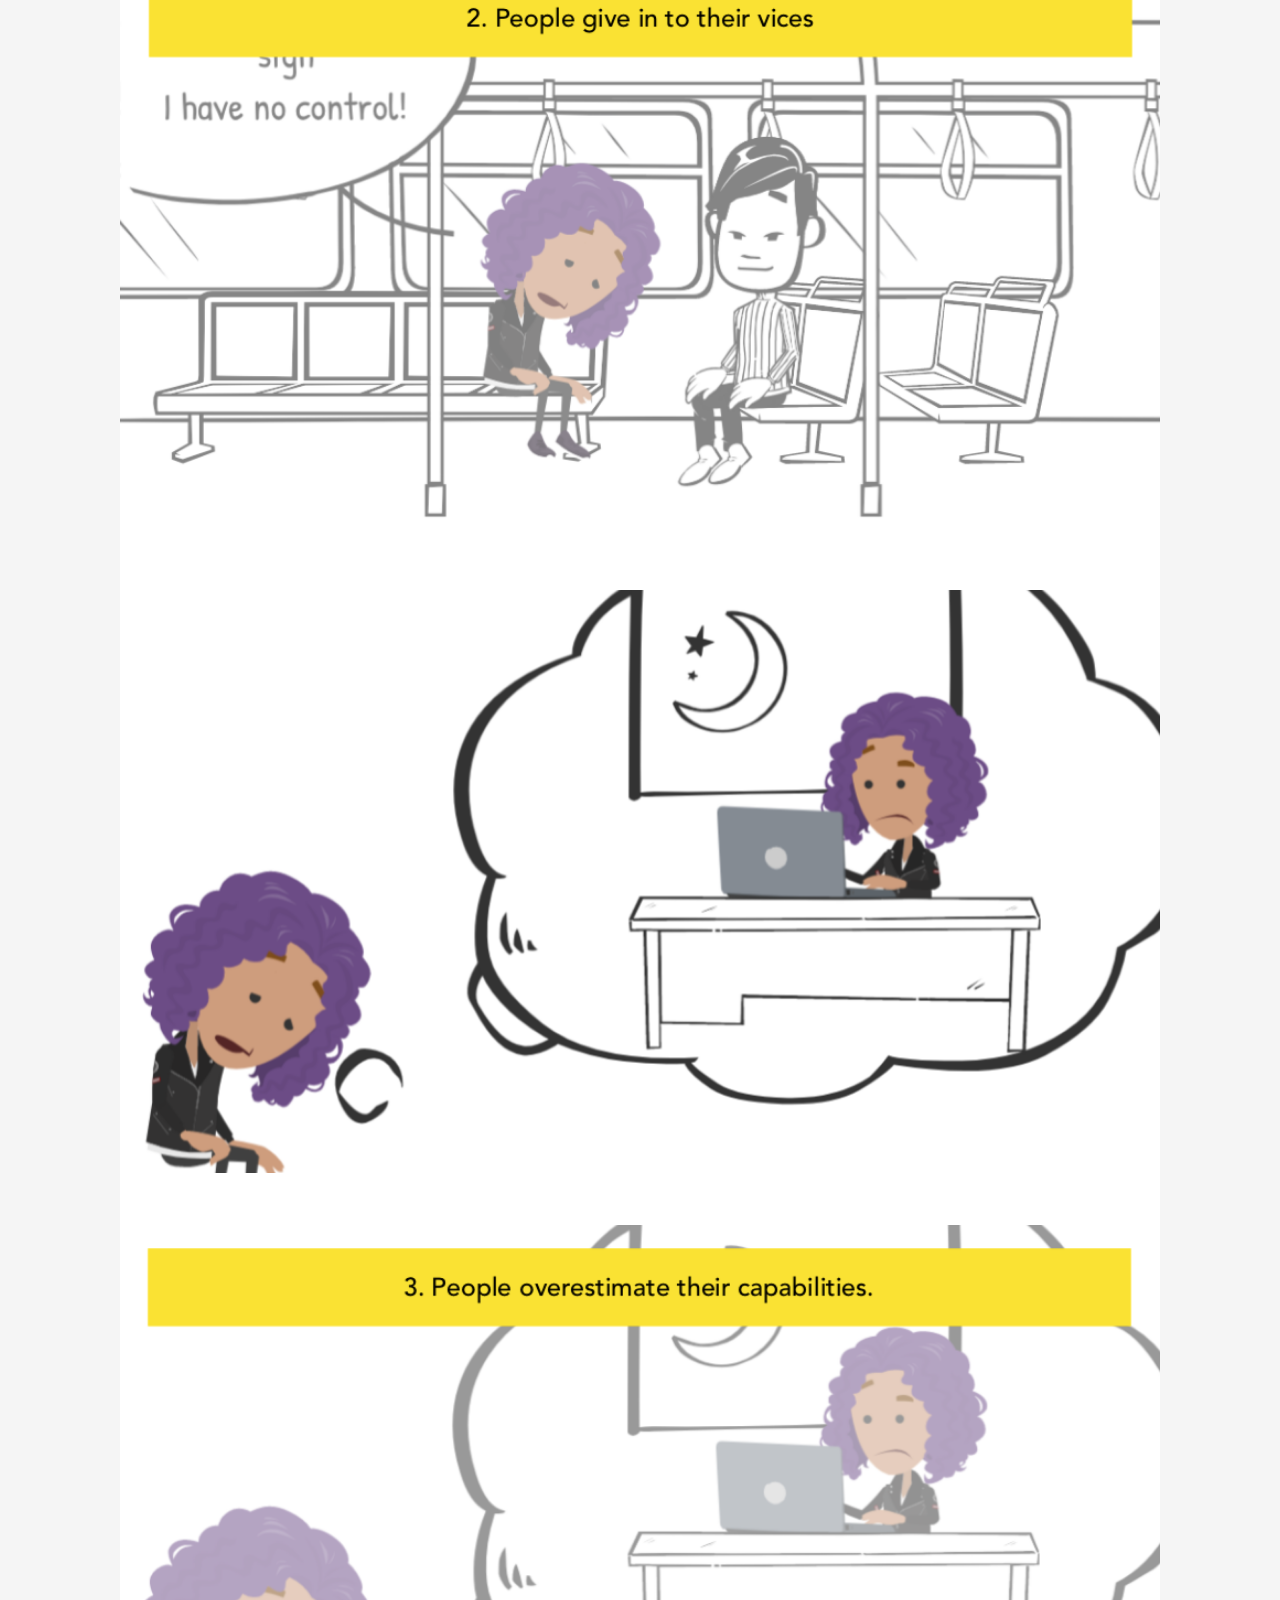
<file: ally.html>
<!DOCTYPE HTML>
<html>
<head>
	<title>Sharayu Shenoy</title>
	<meta charset="utf-8" />
	<meta name="viewport" content="width=device-width, initial-scale=1, user-scalable=no" />
	<link rel="stylesheet" href="css/index.css" />
</head>
<body class="is-preload">
	<div id="page-wrapper">

		<!-- Header -->
		<header id="header">
			<h1><a href="index.html" ><img src="img/logo.jpg" alt="" class="logo"/></a></h1>
			<nav id="nav">
				<ul>
					<li><a href="index.html">Home</a></li>
					<li><a href="allprojects.html">Projects</a></li>
					<!-- <li><a href="index.html">About</a></li> -->
					<li><a href="resume.pdf" target="_blank" class="button">Resume</a></li>
				</ul>
			</nav>
		</header>

		<section>
			<span class="image fit"><img src="img/ai/banner.jpg" alt="" /></span>

		</section>

		<!-- Main -->
		<section id="main" class="container">
			<header>
				<h2>Ally: Productivity Assistant</h2>
				<p>Contributors: Dorian, Sharayu, Yiping, Yuqing
					<br/>
					Course: Advanced Design of AI
				</p>
				<p></p>
			</header>

			<div class="box">
				<p>This project was started in an attempt to answer the eternal question:</p>
				<blockquote>How might we improve productivity?</blockquote>
				<p>Limited with the ability to visualize a system that can be realized 5 years down the line, the team set off on a mission to envision a life made more productive(or better?) with AI.</p>
				<div class="row">
					<div class="row-6 row-12-mobilep">
						<h3>Why?</h3>
						<p>People often struggle to manage their time and prioritize tasks especially when there are no hard deadlines.
							We noticed this frustration amongst our friends who were pursuing Ph.D. as struggled to get started on their thesis.
							As grad students, we also find ourselves weary to start a task that requires too much effort and ultimately end-up falling short on daylight.
							Unlike a regular 9-5 corporate job, the timings are flexible and which tends to make students more susceptible to procrastination.
						</p>
					</div>
					<div class="row-6 row-12-mobilep">
						<h3>So, will AI be a good solution?</h3>
						<p>In order to understand this and the problem better, we went through a sprint where we mapped our user frame, business frame, problem frame and customer-value fit.
							<br/> Based on that, we deviced a research plan and followed an AI Design Sprint Cycle
						</p>
						<!-- <p>*insert research plan picture*</p> -->
						<p>All of these efforts culminated into the lifestory of ZOE!</p>
						<p>P.S.: Look for the Yellow and Purple banners. Yellow for Insights and Purple for Features.</p>
					</div>
				</div>
			</div>
			<div class="box">
				<span class="image featured"><img src="img/ai/1.png" alt="" /></span>
				<span class="image featured"><img src="img/ai/2.png" alt="" /></span>
				<span class="image featured"><img src="img/ai/3.png" alt="" /></span>
				<span class="image featured"><img src="img/ai/4.png" alt="" /></span>
				<span class="image featured"><img src="img/ai/5.png" alt="" /></span>
				<span class="image featured"><img src="img/ai/6.png" alt="" /></span>
				<span class="image featured"><img src="img/ai/7.png" alt="" /></span>
				<span class="image featured"><img src="img/ai/8.png" alt="" /></span>
				<span class="image featured"><img src="img/ai/9.png" alt="" /></span>
				<span class="image featured"><img src="img/ai/10.png" alt="" /></span>
				<span class="image featured"><img src="img/ai/11.png" alt="" /></span>
				<span class="image featured"><img src="img/ai/12.png" alt="" /></span>
				<span class="image featured"><img src="img/ai/13.png" alt="" /></span>
				<span class="image featured"><img src="img/ai/14.png" alt="" /></span>
				<span class="image featured"><img src="img/ai/15.png" alt="" /></span>
				<span class="image featured"><img src="img/ai/16.png" alt="" /></span>
				<span class="image featured"><img src="img/ai/17.png" alt="" /></span>
				<span class="image featured"><img src="img/ai/18.png" alt="" /></span>
				<span class="image featured"><img src="img/ai/19.png" alt="" /></span>
				<span class="image featured"><img src="img/ai/20.png" alt="" /></span>
				<span class="image featured"><img src="img/ai/21.png" alt="" /></span>
				<span class="image featured"><img src="img/ai/22.png" alt="" /></span>
				<span class="image featured"><img src="img/ai/23.png" alt="" /></span>
				<span class="image featured"><img src="img/ai/24.png" alt="" /></span>
				<span class="image featured"><img src="img/ai/25.png" alt="" /></span>
				<span class="image featured"><img src="img/ai/26.png" alt="" /></span>
				<span class="image featured"><img src="img/ai/27.png" alt="" /></span>
				<span class="image featured"><img src="img/ai/28.png" alt="" /></span>
				<span class="image featured"><img src="img/ai/29.png" alt="" /></span>
				<span class="image featured"><img src="img/ai/30.png" alt="" /></span>
				<span class="image featured"><img src="img/ai/31.png" alt="" /></span>
				<span class="image featured"><img src="img/ai/32.png" alt="" /></span>
				<span class="image featured"><img src="img/ai/33.png" alt="" /></span>
				<span class="image featured"><img src="img/ai/34.png" alt="" /></span>
				<span class="image featured"><img src="img/ai/35.png" alt="" /></span>
				<span class="image featured"><img src="img/ai/36.png" alt="" /></span>
				<span class="image featured"><img src="img/ai/37.png" alt="" /></span>
				<span class="image featured"><img src="img/ai/38.png" alt="" /></span>
				<span class="image featured"><img src="img/ai/39.png" alt="" /></span>
				<span class="image featured"><img src="img/ai/40.png" alt="" /></span>
				<span class="image featured"><img src="img/ai/41.png" alt="" /></span>
				<span class="image featured"><img src="img/ai/42.png" alt="" /></span>
				<span class="image featured"><img src="img/ai/43.png" alt="" /></span>
				<span class="image featured"><img src="img/ai/44.png" alt="" /></span>
				<span class="image featured"><img src="img/ai/45.png" alt="" /></span>
				<span class="image featured"><img src="img/ai/46.png" alt="" /></span>
				<span class="image featured"><img src="img/ai/47.png" alt="" /></span>
				<span class="image featured"><img src="img/ai/48.png" alt="" /></span>
				<span class="image featured"><img src="img/ai/49.png" alt="" /></span>
				<span class="image featured"><img src="img/ai/50.png" alt="" /></span>
				<span class="image featured"><img src="img/ai/51.png" alt="" /></span>
				<span class="image featured"><img src="img/ai/52.png" alt="" /></span>
				<span class="image featured"><img src="img/ai/53.png" alt="" /></span>
				<span class="image featured"><img src="img/ai/54.png" alt="" /></span>
				<span class="image featured"><img src="img/ai/55.png" alt="" /></span>
				<span class="image featured"><img src="img/ai/56.png" alt="" /></span>
				<span class="image featured"><img src="img/ai/57.png" alt="" /></span>
				<span class="image featured"><img src="img/ai/58.png" alt="" /></span>
				<span class="image featured"><img src="img/ai/59.png" alt="" /></span>
				<span class="image featured"><img src="img/ai/60.png" alt="" /></span>
				<span class="image featured"><img src="img/ai/61.png" alt="" /></span>
				<span class="image featured"><img src="img/ai/62.png" alt="" /></span>
				<span class="image featured"><img src="img/ai/63.png" alt="" /></span>
				<span class="image featured"><img src="img/ai/64.png" alt="" /></span>
				<span class="image featured"><img src="img/ai/65.png" alt="" /></span>
				<span class="image featured"><img src="img/ai/66.png" alt="" /></span>
				<span class="image featured"><img src="img/ai/67.png" alt="" /></span>
				<span class="image featured"><img src="img/ai/68.png" alt="" /></span>
				<span class="image featured"><img src="img/ai/69.png" alt="" /></span>
				<span class="image featured"><img src="img/ai/70.png" alt="" /></span>
				<span class="image featured"><img src="img/ai/71.png" alt="" /></span>
				<span class="image featured"><img src="img/ai/72.png" alt="" /></span>
				<span class="image featured"><img src="img/ai/73.png" alt="" /></span>
				<span class="image featured"><img src="img/ai/74.png" alt="" /></span>
				<span class="image featured"><img src="img/ai/75.png" alt="" /></span>
				<span class="image featured"><img src="img/ai/76.png" alt="" /></span>
				<span class="image featured"><img src="img/ai/77.png" alt="" /></span>
				<span class="image featured"><img src="img/ai/78.png" alt="" /></span>
				<span class="image featured"><img src="img/ai/79.png" alt="" /></span>
				<span class="image featured"><img src="img/ai/80.png" alt="" /></span>
				<span class="image featured"><img src="img/ai/82.png" alt="" /></span>
				<span class="image featured"><img src="img/ai/83.png" alt="" /></span>
				<span class="image featured"><img src="img/ai/84.png" alt="" /></span>
				<span class="image featured"><img src="img/ai/85.png" alt="" /></span>
				<span class="image featured"><img src="img/ai/86.png" alt="" /></span>
				<span class="image featured"><img src="img/ai/87.png" alt="" /></span>
				<span class="image featured"><img src="img/ai/88.png" alt="" /></span>
				<span class="image featured"><img src="img/ai/89.png" alt="" /></span>
				<span class="image featured"><img src="img/ai/90.png" alt="" /></span>
				<span class="image featured"><img src="img/ai/91.png" alt="" /></span>
				<span class="image featured"><img src="img/ai/92.png" alt="" /></span>
				<span class="image featured"><img src="img/ai/93.png" alt="" /></span>
				<span class="image featured"><img src="img/ai/94.png" alt="" /></span>
				<span class="image featured"><img src="img/ai/95.png" alt="" /></span>
				<span class="image featured"><img src="img/ai/96.png" alt="" /></span>
				<span class="image featured"><img src="img/ai/97.png" alt="" /></span>
				<span class="image featured"><img src="img/ai/98.png" alt="" /></span>
				<span class="image featured"><img src="img/ai/99.png" alt="" /></span>
				<span class="image featured"><img src="img/ai/100.png" alt="" /></span>
				<span class="image featured"><img src="img/ai/101.png" alt="" /></span>

			</div>
		</section>

		<!-- Footer -->

		<section id="cta">
			<h2>Get in touch with me</h2>
			<h4><a href="mailto:sharayushenoy@utexas.edu" target="_top">sharayushenoy@utexas.edu</a></h4>
		</section>
	</div>

	<!-- Scripts -->

	<script src="js/vendor/jquery.min.js"></script>
	<script src="js/vendor/jquery.dropotron.min.js"></script>
	<script src="js/vendor/jquery.scrollex.min.js"></script>
	<script src="js/vendor/browser.min.js"></script>
	<script src="js/vendor/breakpoints.min.js"></script>
	<script src="js/stickyheader.js"></script>
	<script src="js/index.js"></script>

</body>
</html>
</file>
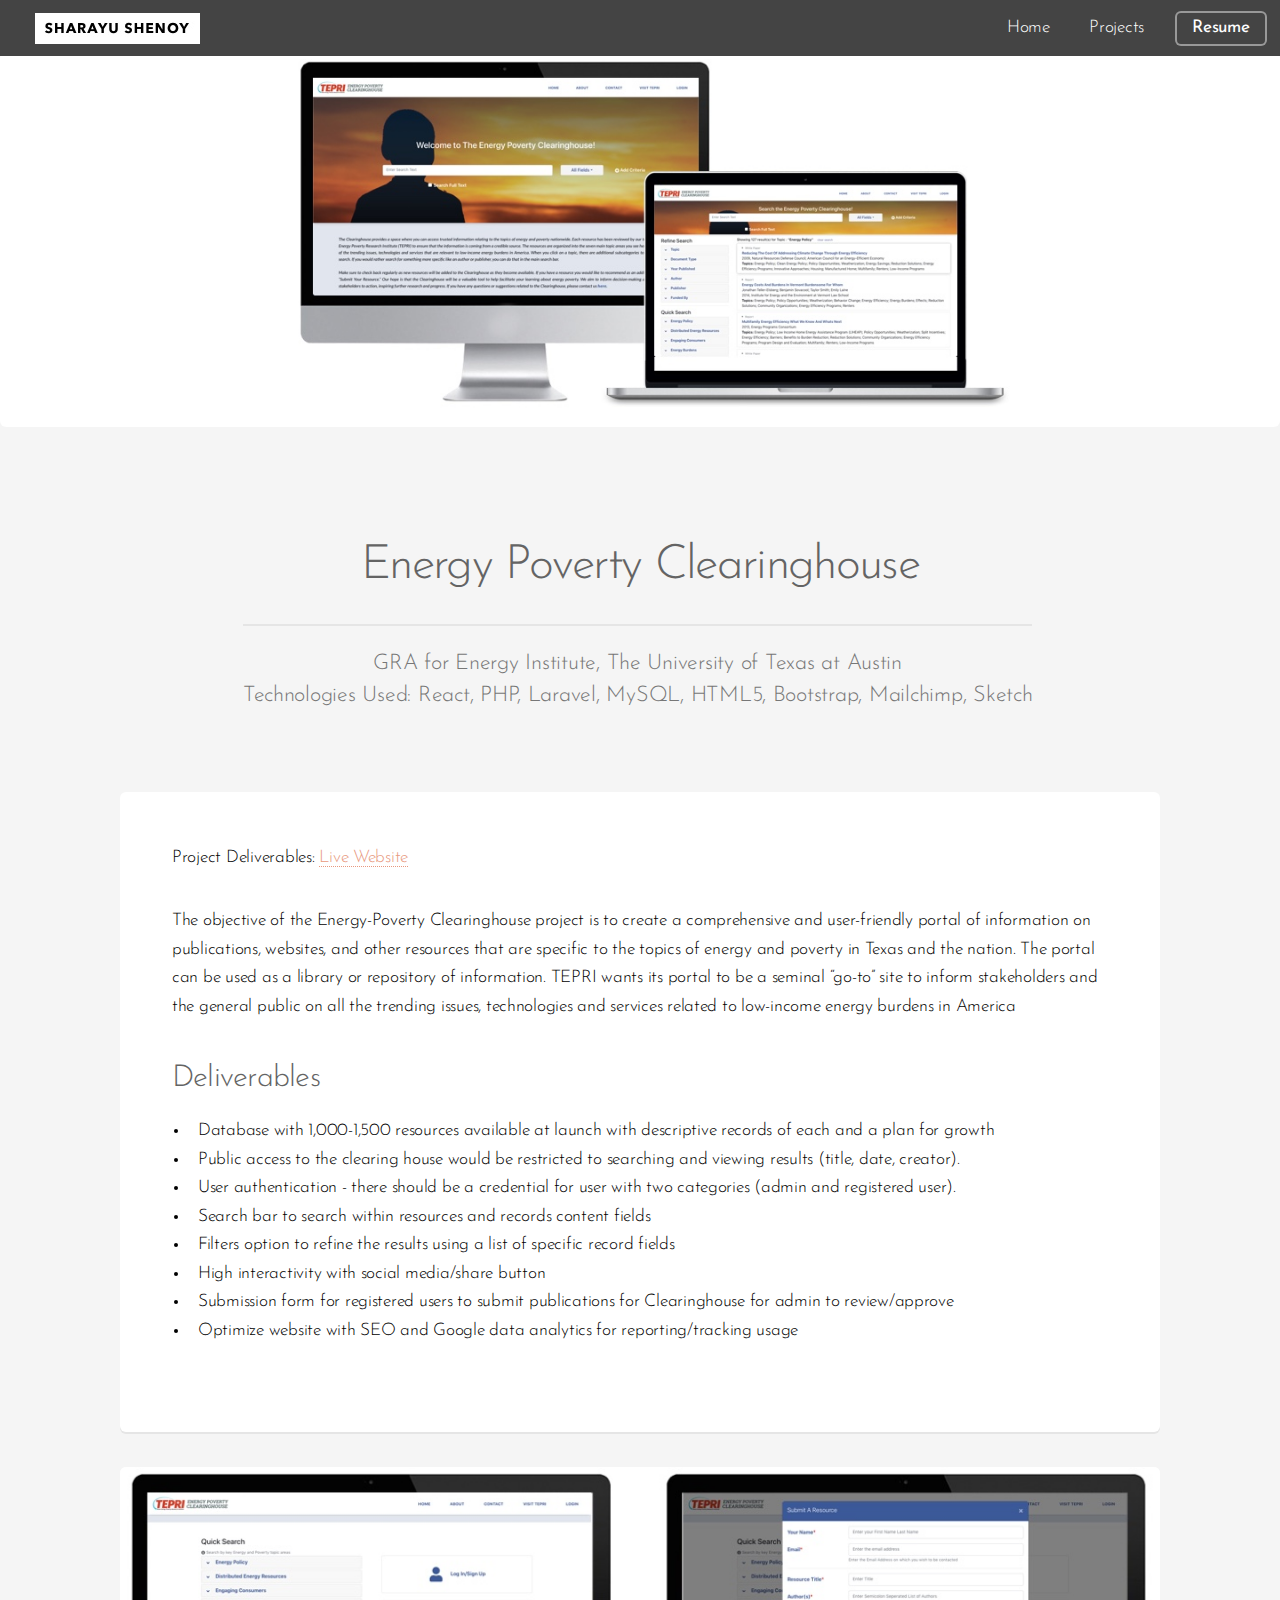
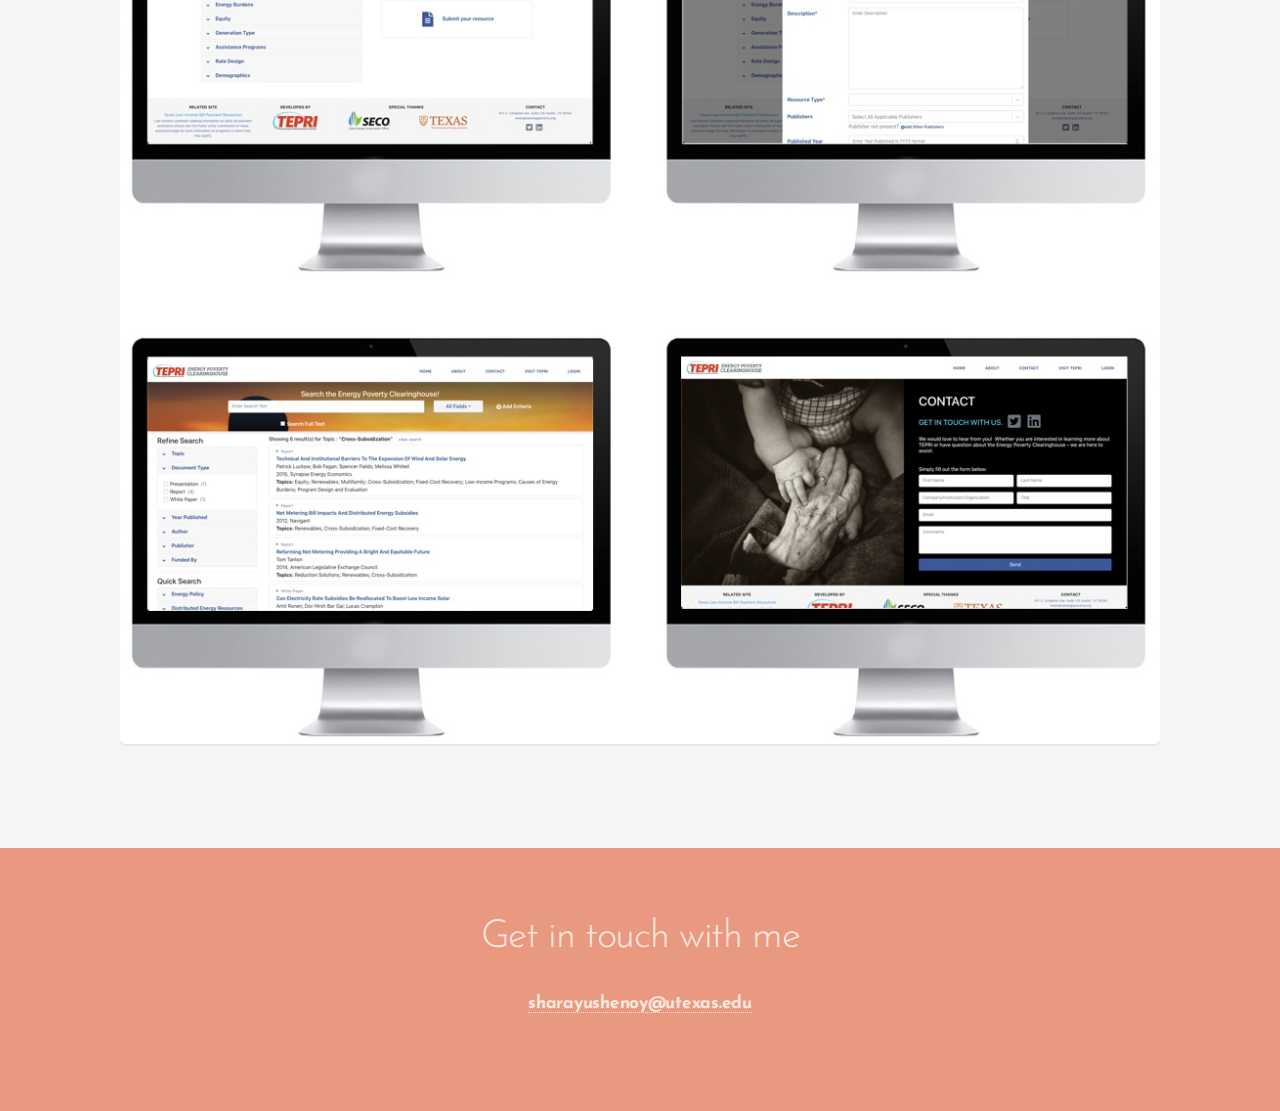
<file: ep.html>
<!DOCTYPE HTML>
<html>
	<head>
		<title>Sharayu Shenoy</title>
		<meta charset="utf-8" />
		<meta name="viewport" content="width=device-width, initial-scale=1, user-scalable=no" />
		<link rel="stylesheet" href="css/index.css" />
	</head>
	<body class="is-preload">
		<div id="page-wrapper">

			<!-- Header -->
			<header id="header">
			  <h1><a href="index.html" ><img src="img/logo.jpg" alt="" class="logo"/></a></h1>
			  <nav id="nav">
			    <ul>
			      <li><a href="index.html">Home</a></li>
			      <li><a href="allprojects.html">Projects</a></li>

			      <li><a href="resume.pdf" target="_blank" class="button">Resume</a></li>
			    </ul>
			  </nav>
			</header>
			<section>
				<span class="image fit"><img src="img/tepri/banner.jpg" alt="" /></span>

			</section>

			<!-- Main -->
				<section id="main" class="container">
					<header>
						<h2>Energy Poverty Clearinghouse</h2>

						<p>
							GRA for Energy Institute, The University of Texas at Austin
							<br/>
							Technologies Used: React, PHP, Laravel, MySQL, HTML5, Bootstrap, Mailchimp, Sketch
						</p>
						<p></p>
					</header>
					<div class="box">
						<div class="row"><p>Project Deliverables:
							<a href="http://energy-poverty.info/ui/home" target="_blank">Live Website</a><p>
						</div>

						<p>The objective of the Energy-Poverty Clearinghouse project is to create a comprehensive and user-friendly portal of information on publications, websites, and other resources that are specific to the topics of energy and poverty in Texas and the nation. The portal can be used as a library or repository of information. TEPRI wants its portal to be a seminal “go-to” site to inform stakeholders and the general public on all the trending issues, technologies and services related to low-income energy burdens in America</p>

						<div class="row">
							<div class="row-6 row-12-mobilep">
								<h3>Deliverables</h3>
								<ul>
									<li>Database with 1,000-1,500 resources available at launch with descriptive records of each and a plan for growth</li>
									<li>Public access to the clearing house would be restricted to searching and viewing results (title, date, creator).</li>
									<li>User authentication - there should be a credential for user with two categories (admin and registered user).</li>
									<li>Search bar to search within resources and records content fields</li>
									<li>Filters option to refine the results using a list of specific record fields</li>
									<li>High interactivity with social media/share button</li>
									<li>Submission form for registered users to submit publications for Clearinghouse for admin to review/approve</li>
									<li>Optimize website with SEO and Google data analytics for reporting/tracking usage</li>
								</ul>
							</div>
						</div>

					</div>
					<div class="box">
						<span class="image featured"><img src="img/tepri/screen1.jpg" alt="" /></span>
						<span class="image featured"><img src="img/tepri/screen2.jpg" alt="" /></span>
					</div>
				</section>

			<!-- Footer -->

					<section id="cta">
						<h2>Get in touch with me</h2>
						<h4><a href="mailto:sharayushenoy@utexas.edu" target="_top">sharayushenoy@utexas.edu</a></h4>
					</section>
		</div>

		<!-- Scripts -->

			<script src="js/vendor/jquery.min.js"></script>
			<script src="js/vendor/jquery.dropotron.min.js"></script>
			<script src="js/vendor/jquery.scrollex.min.js"></script>
			<script src="js/vendor/browser.min.js"></script>
			<script src="js/vendor/breakpoints.min.js"></script>
			<script src="js/stickyheader.js"></script>
			<script src="js/index.js"></script>

	</body>
</html>
</file>
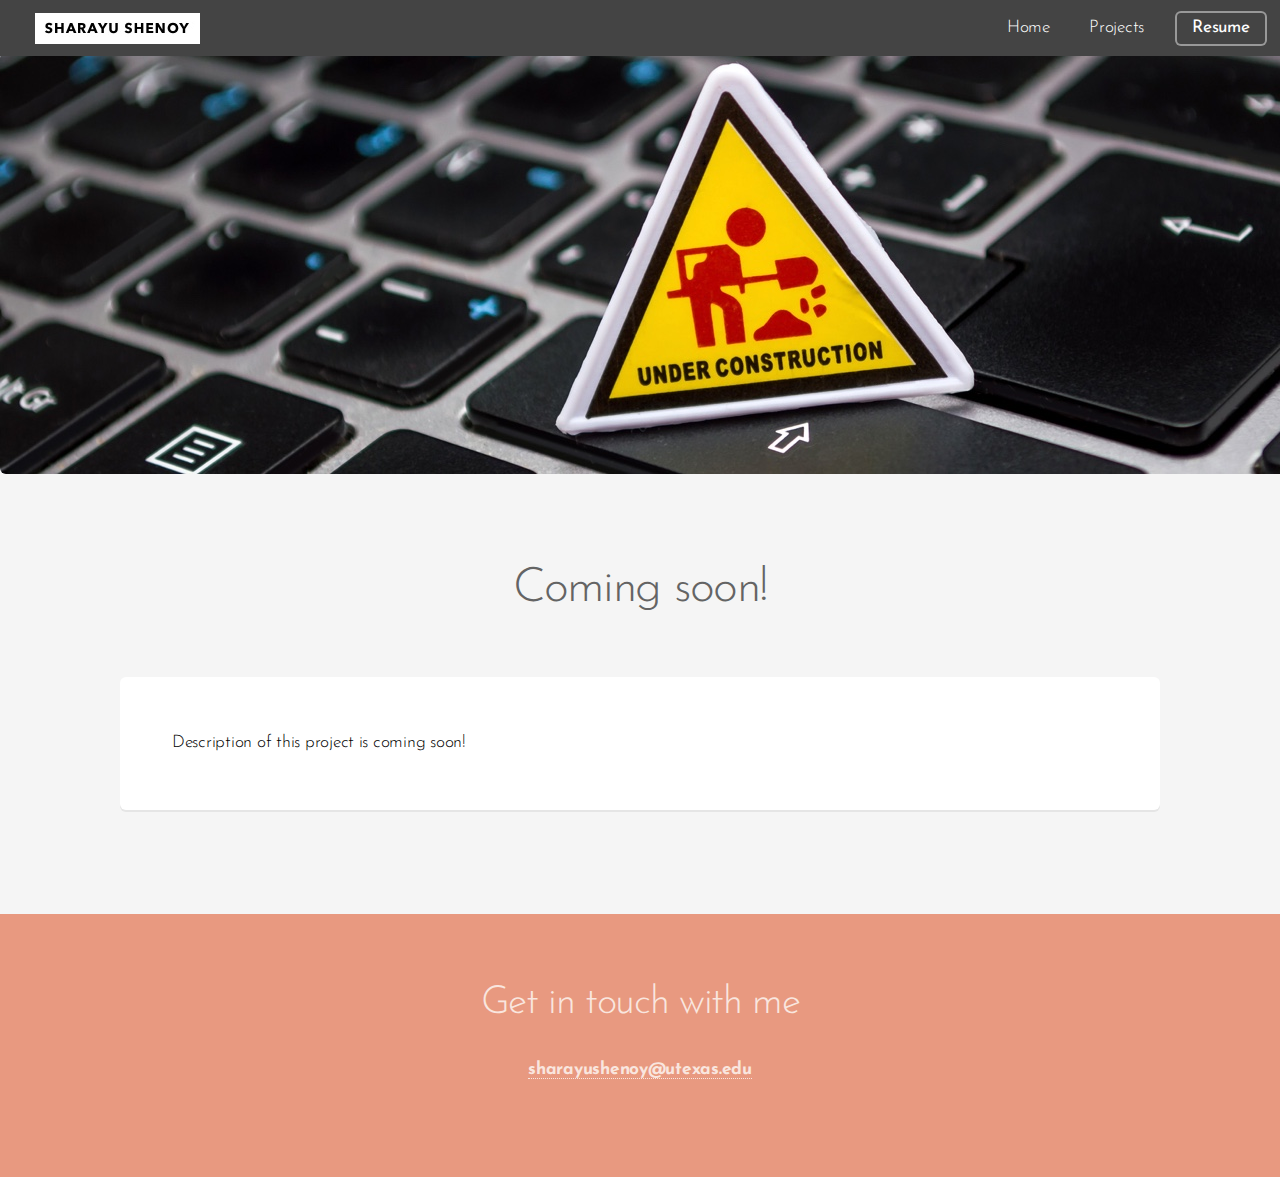
<file: generic.html>
<!DOCTYPE HTML>
<html>
	<head>
		<title>Sharayu Shenoy</title>
		<meta charset="utf-8" />
		<meta name="viewport" content="width=device-width, initial-scale=1, user-scalable=no" />
		<link rel="stylesheet" href="css/index.css"/>
	</head>
	<body class="is-preload">
		<div id="page-wrapper">

			<!-- Header -->
			<header id="header">
			  <h1><a href="index.html"><img src="img/logo.jpg" alt="" class="logo"/></a></h1>
			  <nav id="nav">
			    <ul>
			      <li><a href="index.html">Home</a></li>
			      <li><a href="allprojects.html">Projects</a></li>
			      <!-- <li><a href="index.html">About</a></li> -->
			      <li><a href="resume.pdf" target="_blank" class="button">Resume</a></li>
			    </ul>
			  </nav>
			</header>
			<section>
				<span class="image featured"><img src="img/upcoming.jpg" alt="" /></span>
			</section>
			<!-- Main -->
				<section id="main" class="container">
					<header>
						<h2>Coming soon!</h2>
						<!-- <p>Co-Creators: </p> -->
					</header>
					<div class="box">

						<!-- <h3>This is a subheading</h3> -->
						<p>Description of this project is coming soon!</p>
						<!-- <div class="row">
							<div class="row-6 row-12-mobilep">
								<h3>And now a subheading</h3>
								<p>Adipiscing faucibus nunc placerat. Tempus adipiscing turpis non blandit accumsan eget lacinia nunc integer interdum amet aliquam ut orci non col ut ut praesent. Semper amet interdum mi. Phasellus enim laoreet ac ac commodo faucibus faucibus. Curae lorem ipsum adipiscing ac. Vivamus ornare laoreet odio vis praesent.</p>
							</div>
							<div class="row-6 row-12-mobilep">
								<h3>And another subheading</h3>
								<p>Adipiscing faucibus nunc placerat. Tempus adipiscing turpis non blandit accumsan eget lacinia nunc integer interdum amet aliquam ut orci non col ut ut praesent. Semper amet interdum mi. Phasellus enim laoreet ac ac commodo faucibus faucibus. Curae lorem ipsum adipiscing ac. Vivamus ornare laoreet odio vis praesent.</p>
							</div>
						</div> -->
					</div>
				</section>

			<!-- Footer -->

					<section id="cta">
						<h2>Get in touch with me</h2>
						<h4><a href="mailto:sharayushenoy@utexas.edu" target="_top">sharayushenoy@utexas.edu</a></h4>
					</section>


		</div>

		<!-- Scripts -->

			<script src="js/vendor/jquery.min.js"></script>
			<script src="js/vendor/jquery.dropotron.min.js"></script>
			<script src="js/vendor/jquery.scrollex.min.js"></script>
			<script src="js/vendor/browser.min.js"></script>
			<script src="js/vendor/breakpoints.min.js"></script>
			<script src="js/stickyheader.js"></script>
			<script src="js/index.js"></script>

	</body>
</html>
</file>
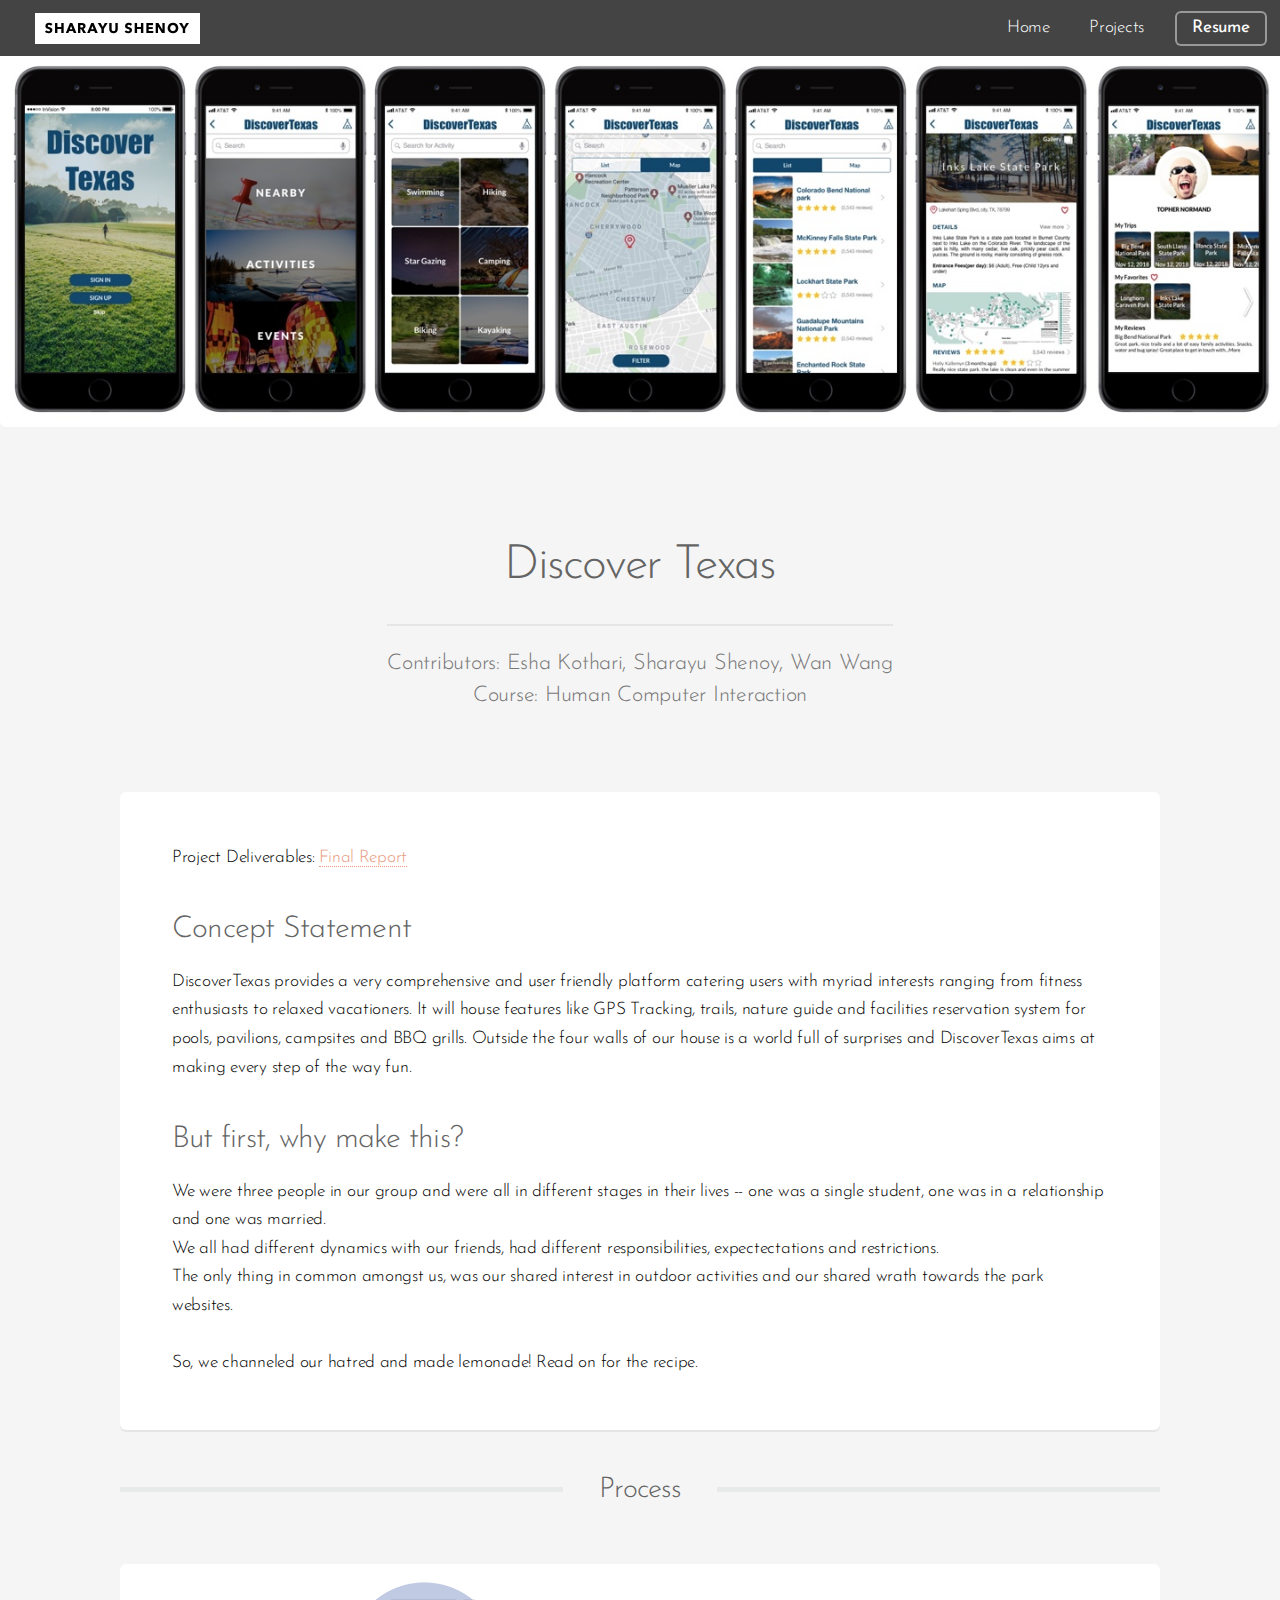
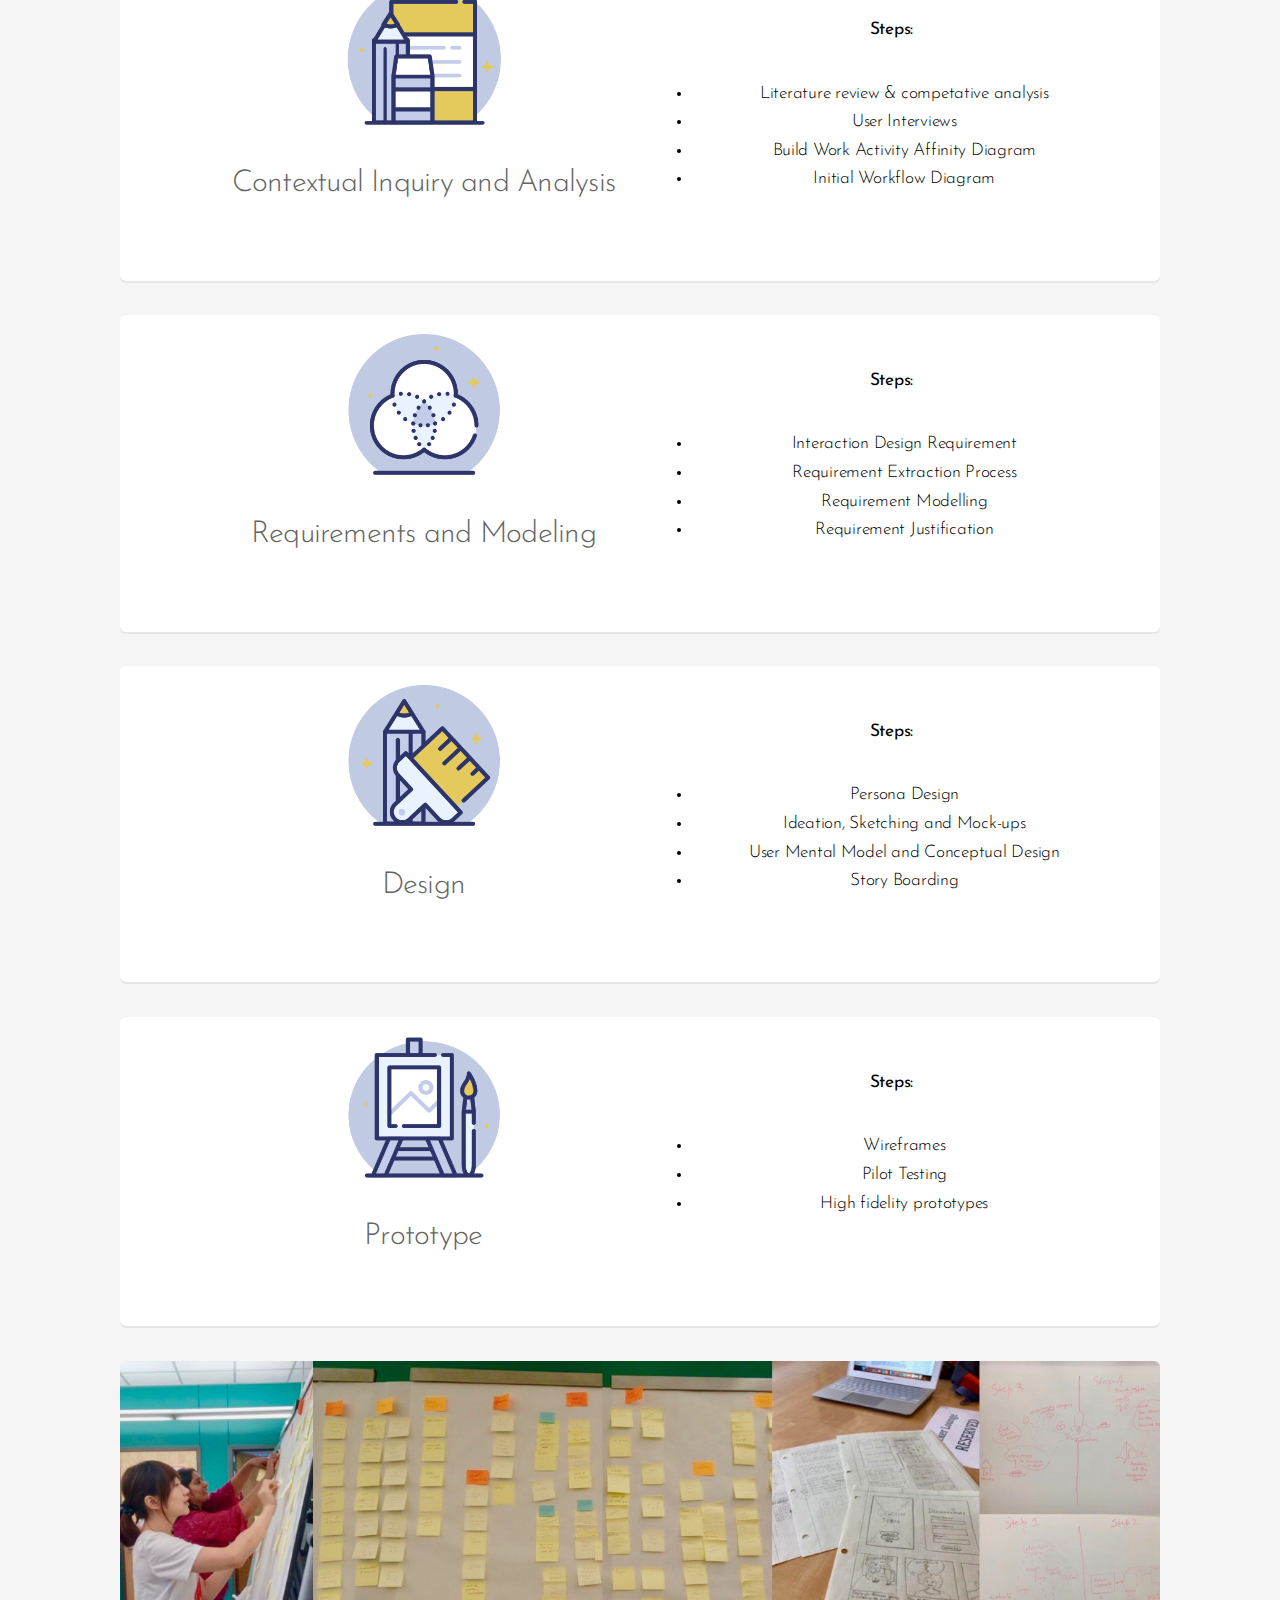
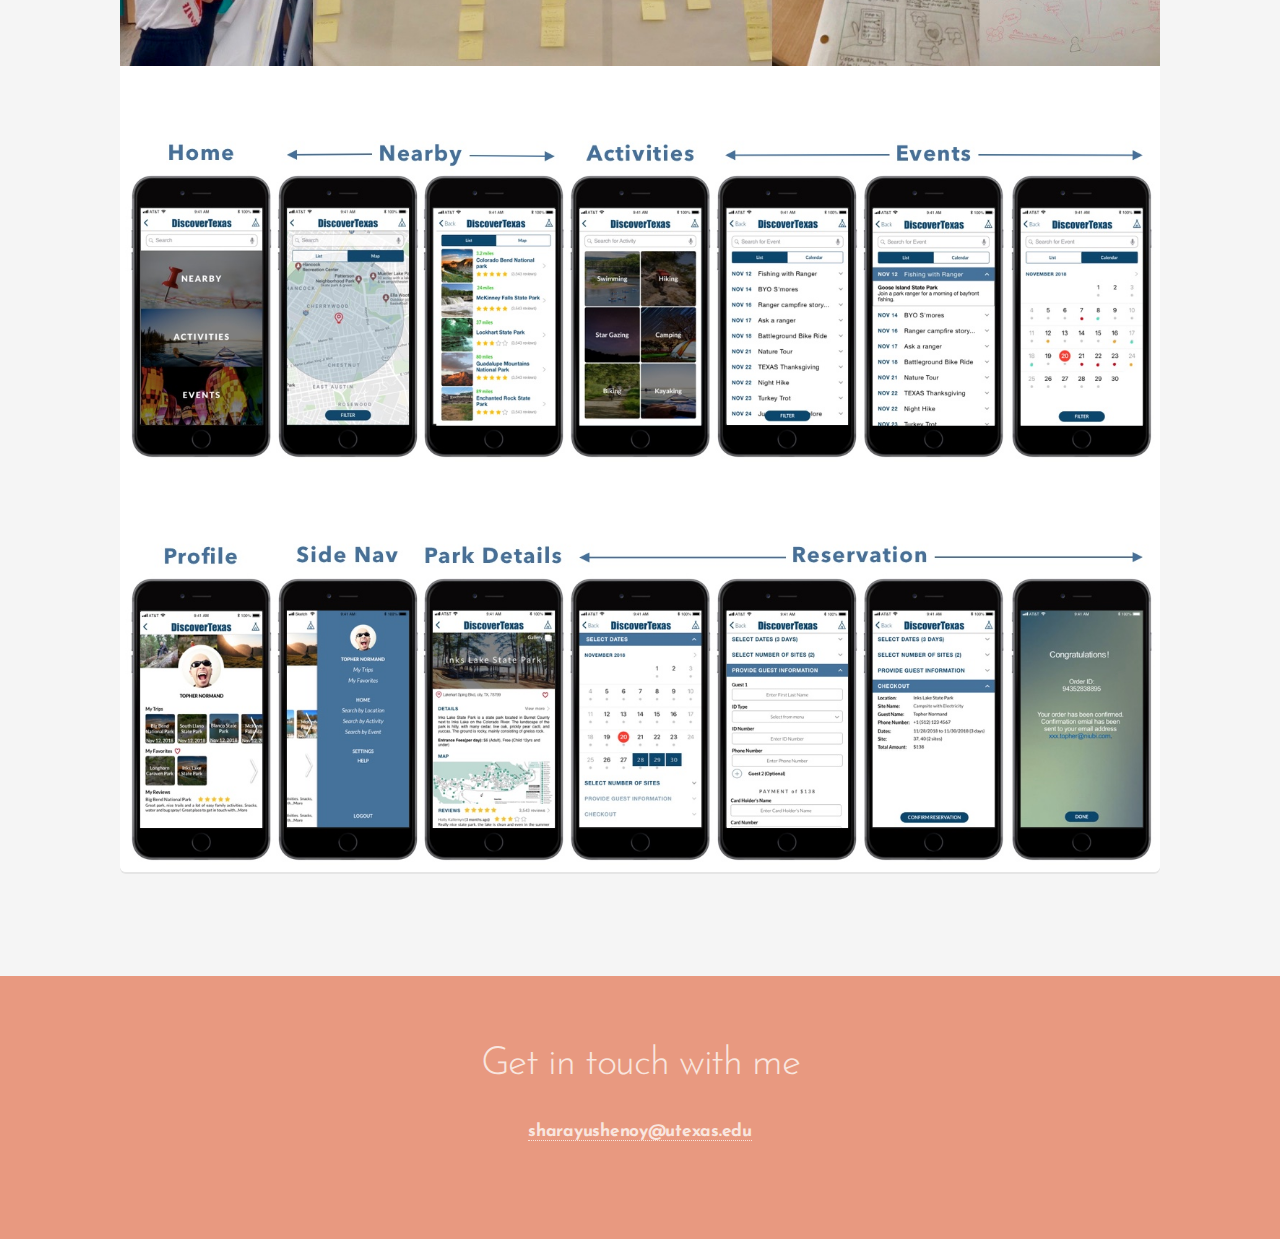
<file: hci.html>
<!DOCTYPE HTML>
<html>
	<head>
		<title>Sharayu Shenoy</title>
		<meta charset="utf-8" />
		<meta name="viewport" content="width=device-width, initial-scale=1, user-scalable=no" />
		<link rel="stylesheet" href="css/index.css" />
	</head>
	<body class="is-preload">
		<div id="page-wrapper">

			<!-- Header -->
			<header id="header">
			  <h1><a href="index.html" ><img src="img/logo.jpg" alt="" class="logo"/></a></h1>
			  <nav id="nav">
			    <ul>
			      <li><a href="index.html">Home</a></li>
			      <li><a href="allprojects.html">Projects</a></li>
			      <!-- <li><a href="index.html">About</a></li> -->
			      <li><a href="resume.pdf" target="_blank" class="button">Resume</a></li>
			    </ul>
			  </nav>
			</header>
			<section>
				<span class="image fit"><img src="img/hci/banner.jpg" alt="" /></span>

			</section>

			<!-- Main -->
				<section id="main" class="container">

					<header>
						<h2>Discover Texas</h2>
						<p>Contributors: Esha Kothari, Sharayu Shenoy, Wan Wang
						<br/>
							Course: Human Computer Interaction
						</p>
					</header>
					<div class="box">
						<div class="row"><p>Project Deliverables:
							<a href="resources/hci_report.pdf" target="_blank">Final Report</a><p>
						</div>

						<h3>Concept Statement</h3>
						<p>DiscoverTexas provides a very comprehensive and user friendly platform catering users with myriad interests ranging from fitness enthusiasts to relaxed vacationers. It will house features like GPS Tracking, trails, nature guide and facilities reservation system for pools, pavilions, campsites and BBQ grills.
							Outside the four walls of our house is a world full of surprises and DiscoverTexas aims at making every step of the way fun.
						</p>

						<h3>But first, why make this?</h3>
						<p>We were three people in our group and were all in different stages in their lives -- one was a single student, one was in a relationship and one was married.<br/>
							We all had different dynamics with our friends, had different responsibilities, expectectations and restrictions.<br/>
							The only thing in common amongst us, was our shared interest in outdoor activities and our shared wrath towards the park websites.<br/><br/>

							So, we channeled our hatred and made lemonade! Read on for the recipe.
						</p>
					</div>
					<header>
						<h2 class="major"><span>Process</span></h2>
					</header>
					<div class="row box special">
						<span class="col-6 col-12-narrower">
							<span class="image featured"><img src="img/hci/thumb1.png" alt="" /></span>
							<h3>Contextual​ ​Inquiry​ ​and​ ​Analysis</h3>
						</span>
						<span class="col-6 col-12-narrower">
							<p><strong>Steps:</strong></p>
							<ul>
								<li>Literature review & competative analysis</li>
								<li>User Interviews</li>
								<li>Build Work Activity Affinity Diagram</li>
								<li>Initial Workflow Diagram</li>
							</ul>
						</span>
					</div>
					<div class="row box special">
						<span class="col-6 col-12-narrower">
							<span class="image featured"><img src="img/hci/thumb2.png" alt="" /></span>
							<h3>Requirements​ ​and​ ​Modeling</h3>
						</span>
						<span class="col-6 col-12-narrower">
							<p><strong>Steps:</strong></p>
							<ul>
								<li>Interaction Design Requirement</li>
								<li>Requirement Extraction Process</li>
								<li>Requirement Modelling</li>
								<li>Requirement Justification</li>
							</ul>
						</span>
					</div>
					<div class="row box special">
						<span class="col-6 col-12-narrower">
							<span class="image featured"><img src="img/hci/thumb3.png" alt="" /></span>
							<h3>Design</h3>
						</span>
						<span class="col-6 col-12-narrower">
							<p><strong>Steps:</strong></p>
							<ul>
								<li>Persona Design</li>
								<li>Ideation, Sketching and Mock-ups</li>
								<li>User Mental Model and Conceptual Design</li>
								<li>Story Boarding</li>
							</ul>
						</span>
					</div>
					<div class="row box special">
						<span class="col-6 col-12-narrower">
							<span class="image featured"><img src="img/hci/thumb4.png" alt="" /></span>
							<h3>Prototype</h3>
						</span>
						<span class="col-6 col-12-narrower">
							<p><strong>Steps:</strong></p>
							<ul>
								<li>Wireframes</li>
								<li>Pilot Testing</li>
								<li>High fidelity prototypes</li>
							</ul>
						</span>
					</div>
					<div class="box">
						<span class="image featured"><img src="img/hci/banner2.jpg" alt="" /></span>
						<span class="image featured"><img src="img/hci/prototype1.jpg" alt="" /></span>
						<span class="image featured"><img src="img/hci/prototype2.jpg" alt="" /></span>
					</div>
				</section>


			<!-- Footer -->

					<section id="cta">
						<h2>Get in touch with me</h2>
						<h4><a href="mailto:sharayushenoy@utexas.edu" target="_top">sharayushenoy@utexas.edu</a></h4>
					</section>


		</div>

		<!-- Scripts -->

			<script src="js/vendor/jquery.min.js"></script>
			<script src="js/vendor/jquery.dropotron.min.js"></script>
			<script src="js/vendor/jquery.scrollex.min.js"></script>
			<script src="js/vendor/browser.min.js"></script>
			<script src="js/vendor/breakpoints.min.js"></script>
			<script src="js/stickyheader.js"></script>
			<script src="js/index.js"></script>

	</body>
</html>
</file>
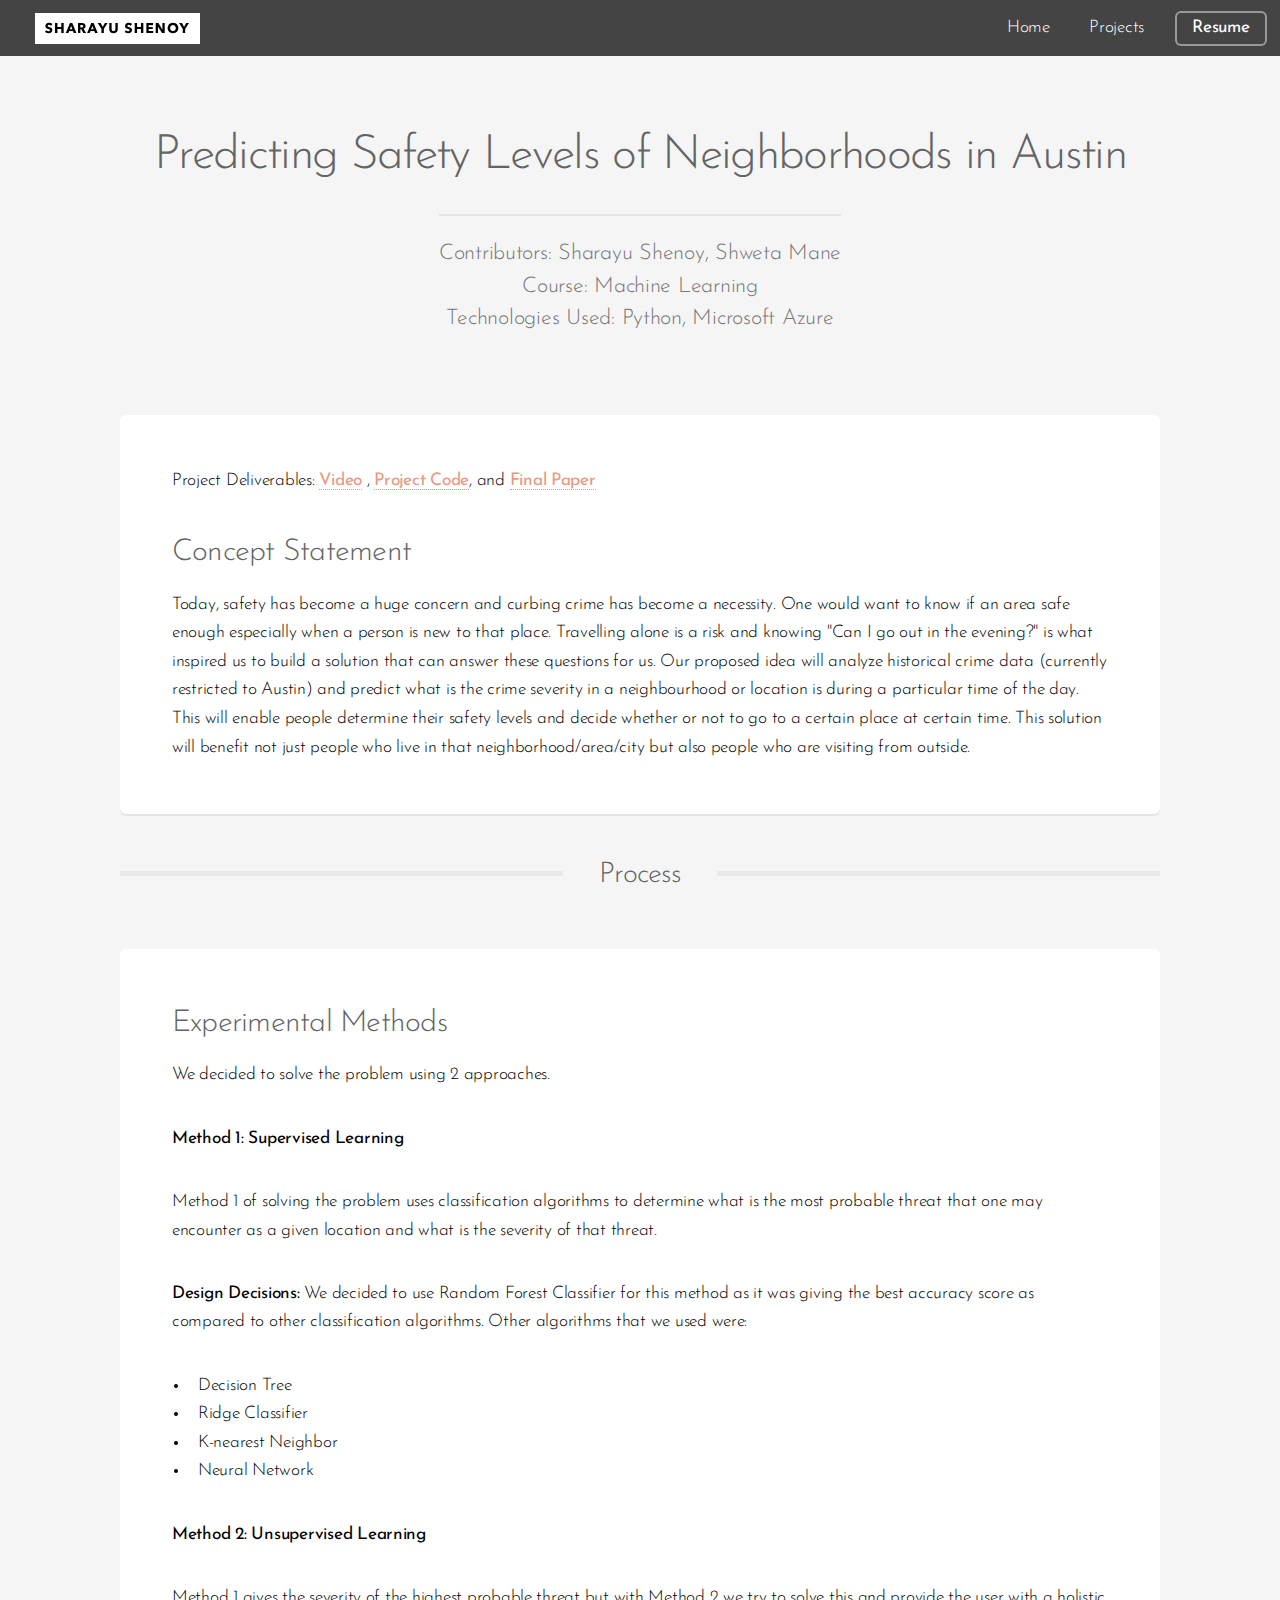
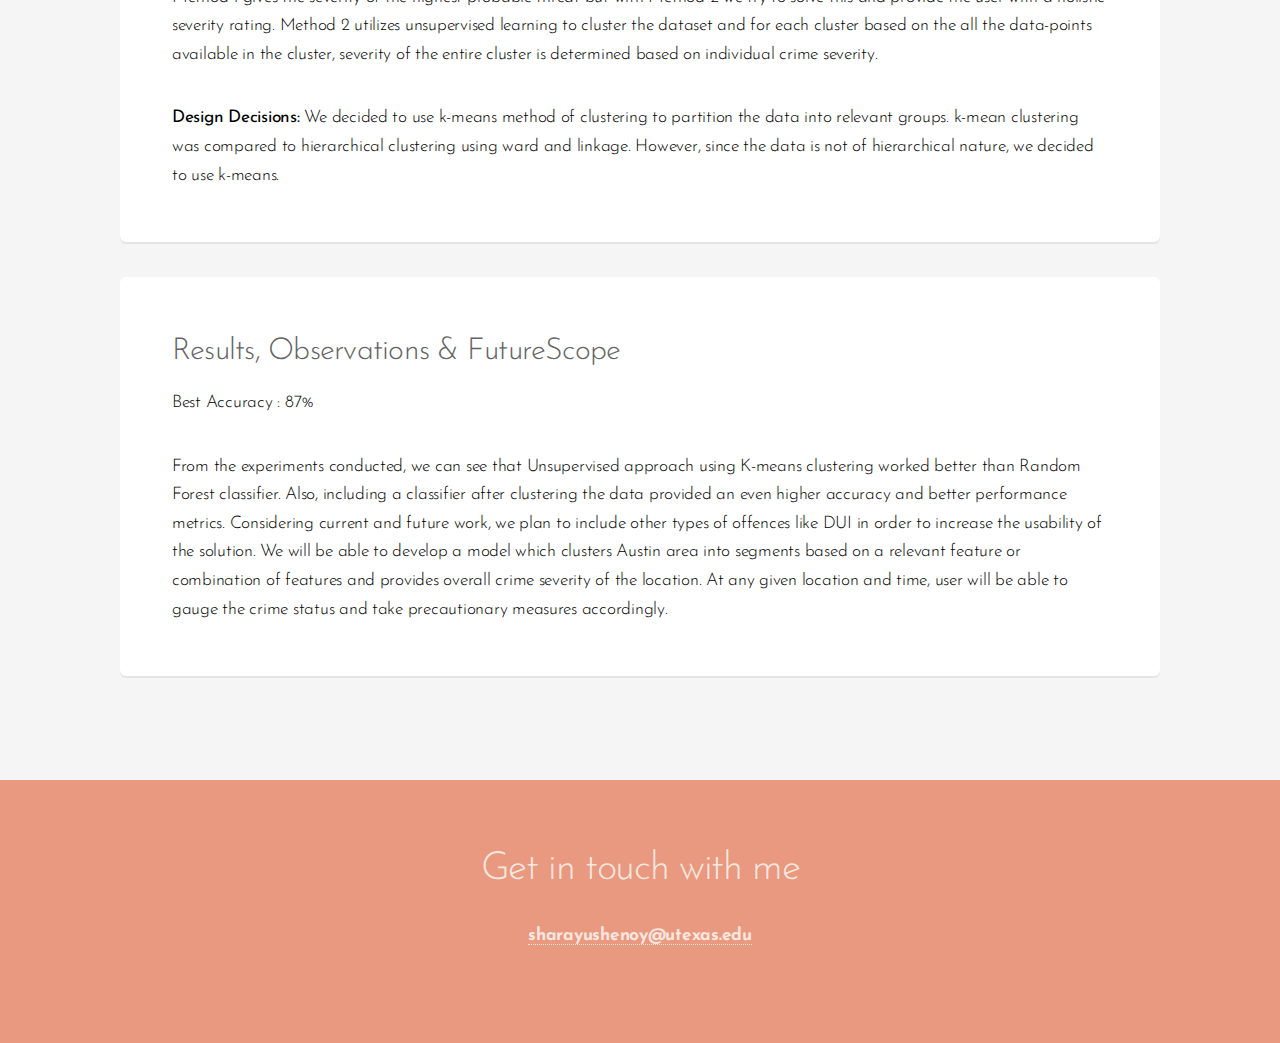
<file: ml.html>
<!DOCTYPE HTML>

<html>
<head>
	<title>Sharayu Shenoy</title>
	<meta charset="utf-8" />
	<meta name="viewport" content="width=device-width, initial-scale=1, user-scalable=no" />
	<link rel="stylesheet" href="css/index.css" />
</head>
<body class="is-preload">
	<div id="page-wrapper">

		<!-- Header -->
		<header id="header">
			<h1><a href="index.html" ><img src="img/logo.jpg" alt="" class="logo"/></a></h1>
			<nav id="nav">
				<ul>
					<li><a href="index.html">Home</a></li>
					<li><a href="allprojects.html">Projects</a></li>
					<!-- <li><a href="index.html">About</a></li> -->
					<li><a href="resume.pdf" target="_blank" class="button">Resume</a></li>
				</ul>
			</nav>
		</header>

		<!-- Main -->
		<section id="main" class="container">

			<header>
				<h2>Predicting Safety Levels of Neighborhoods in Austin</h2>
				<p>
					Contributors: Sharayu Shenoy, Shweta Mane
					<br/>
					Course: Machine Learning
					<br/>
					Technologies Used: Python, Microsoft Azure
				</p>
			</header>
			<div class="box">
				<div class="row"><p>Project Deliverables:
					<strong><a href="https://drive.google.com/open?id=1PJa4JHYEejZQLM-5GzD80P2sEbBD0asn" target="_blank">Video</a>
					</strong>,
					<strong><a href="resources/ml_code.pdf" target="_blank">Project Code</a></strong>,
					and <strong><a href="resources/ml_report.pdf" target="_blank"> Final Paper</a></strong></p>
				</div>

				<h3>Concept Statement</h3>
				<p>Today, safety has become a huge concern and curbing crime has become a necessity. One would want to know if an area safe enough especially when a person is new to that place. Travelling alone is a risk and knowing "Can I go out in the evening?" is what inspired us to build a solution that can answer these questions for us. Our proposed idea will analyze historical crime data (currently restricted to Austin) and predict what is the crime severity in a neighbourhood or location is during a particular time of the day. This will enable people determine their safety levels and decide whether or not to go to a certain place at certain time. This solution will benefit not just people who live in that neighborhood/area/city but also people who are visiting from outside.</p>
			</div>
			<header>
				<h2 class="major"><span>Process</span></h2>
			</header>
			<div class="box">
				<h3>Experimental Methods</h3>
				<p>We decided to solve the problem using 2 approaches.</p>
				<p>
					<b>Method 1: Supervised Learning</b>
				</p>
				<p>Method 1 of solving the problem uses classification algorithms to determine what is the most probable threat that one may encounter as a given location and what is the severity of that threat.</p>
				<p>
					<strong>Design Decisions:</strong>
					We decided to use Random Forest Classifier for this method as it was giving the best accuracy score as compared to other classification algorithms.
					Other algorithms that we used were:
					<ul>
						<li> Decision Tree</li>
						<li> Ridge Classifier</li>
						<li> K-nearest Neighbor</li>
						<li> Neural Network</li>
					</ul>
				</p>

				<p><b>Method 2: Unsupervised Learning</b></p>
				<p>
					Method 1 gives the severity of the highest probable threat but with Method 2 we try to solve this and provide the user with a holistic severity rating. Method 2 utilizes unsupervised learning to cluster the dataset and for each cluster based on the all the data-points available in the cluster, severity of the entire cluster is determined based on individual crime severity.
				</p>

				<p><strong>Design Decisions:</strong>
					We decided to use k-means method of clustering to partition the data into relevant groups. k-mean clustering was compared to hierarchical clustering using ward and linkage. However, since the data is not of hierarchical nature, we decided to use k-means.
				</p>
			</div>
			<div class="box">
				<h3>Results, Observations & FutureScope</h3>
				<p>Best Accuracy : 87%</p>
				<p>
					From the experiments conducted, we can see that Unsupervised approach using K-means clustering worked better than Random Forest classifier. Also, including a classifier after clustering the data provided an even higher accuracy and better performance metrics. Considering current and future work, we plan to include other types of offences like DUI in order to increase the usability of the solution. We will be able to develop a model which clusters Austin area into segments based on a relevant feature or combination of features and provides overall crime severity of the location. At any given location and time, user will be able to gauge the crime status and take precautionary measures accordingly.
				</p>
			</div>
		</section>

		<!-- Footer -->
		<section id="cta">
			<h2>Get in touch with me</h2>
			<h4><a href="mailto:sharayushenoy@utexas.edu" target="_top">sharayushenoy@utexas.edu</a></h4>
		</section>

	</div>

	<!-- Scripts -->
	<script src="js/vendor/jquery.min.js"></script>
	<script src="js/vendor/jquery.dropotron.min.js"></script>
	<script src="js/vendor/jquery.scrollex.min.js"></script>
	<script src="js/vendor/browser.min.js"></script>
	<script src="js/vendor/breakpoints.min.js"></script>
	<script src="js/stickyheader.js"></script>
	<script src="js/index.js"></script>

</body>
</html>
</file>
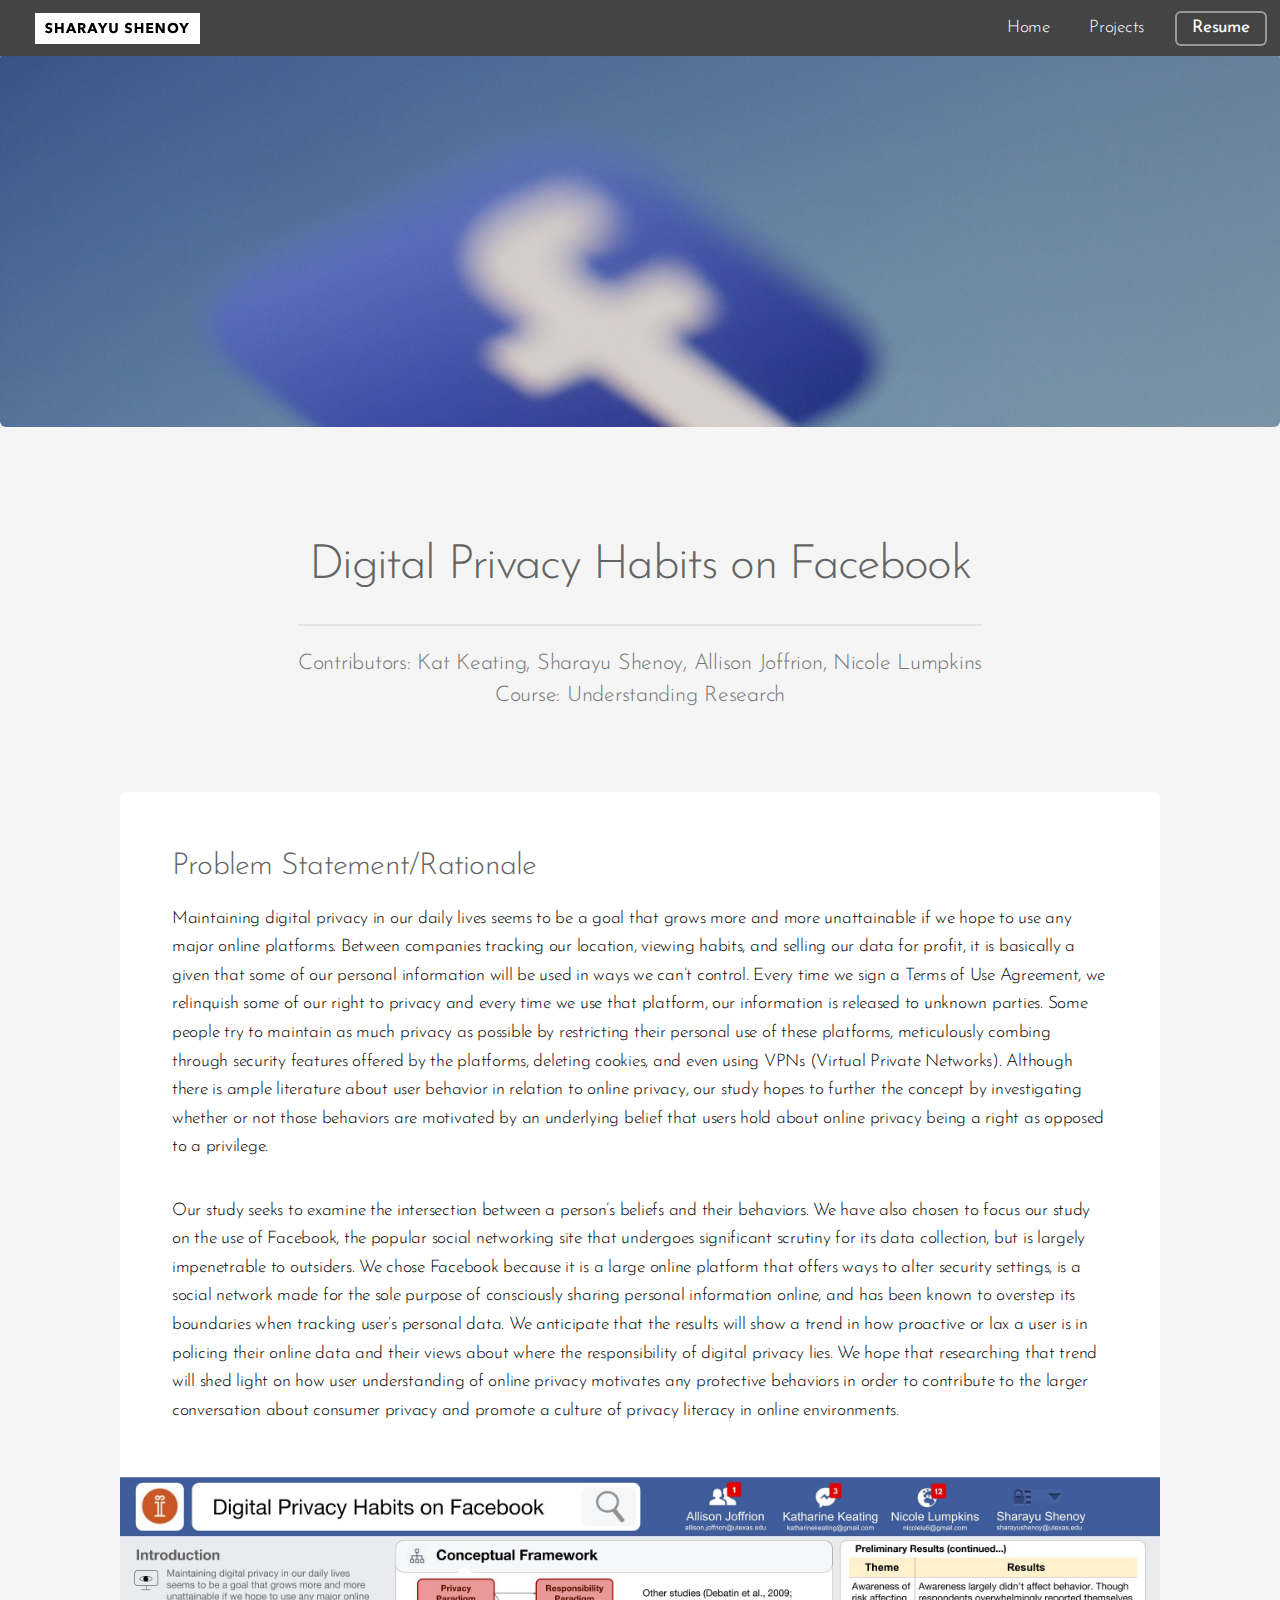
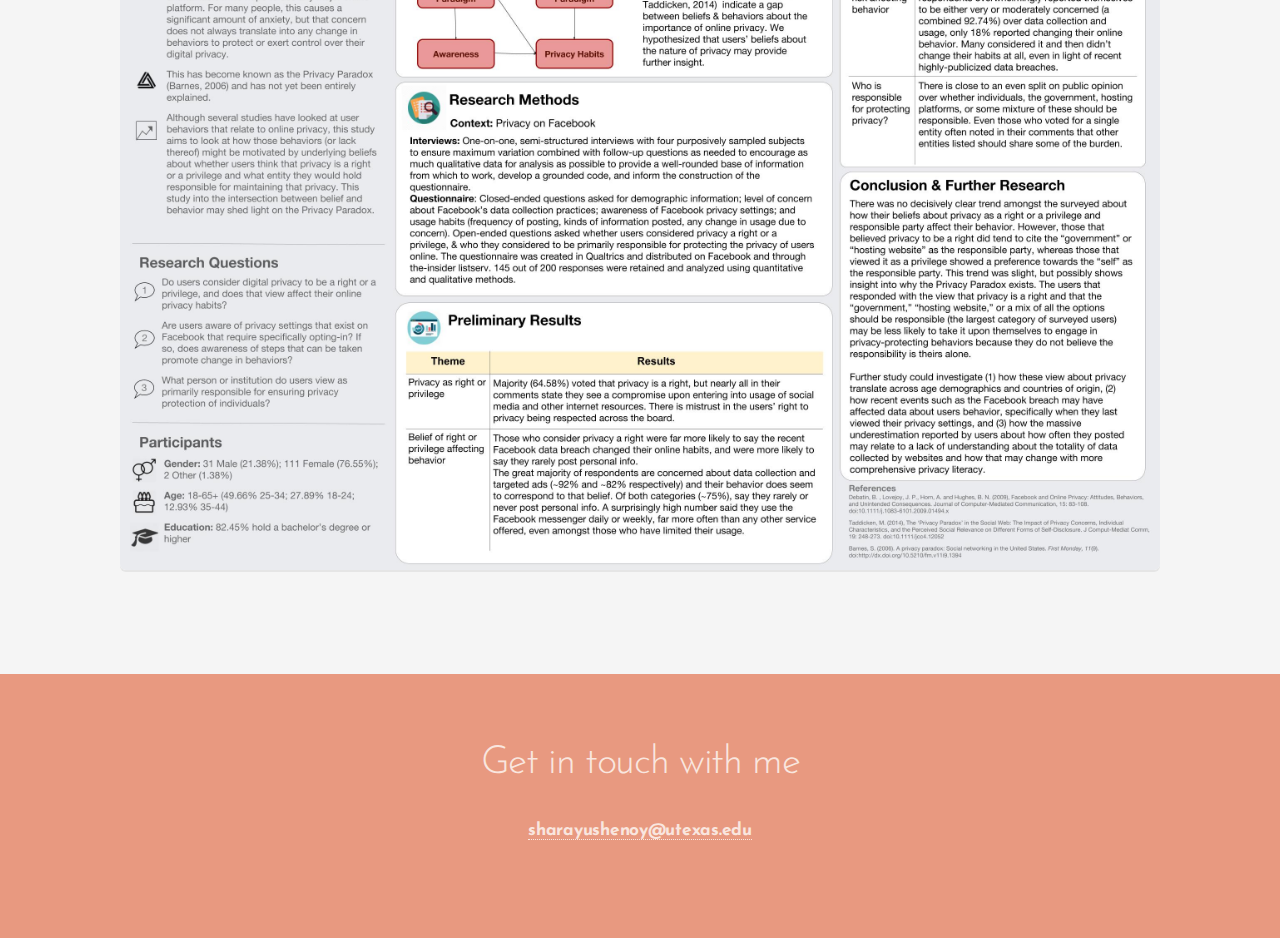
<file: ur.html>
<!DOCTYPE HTML>
<html>
	<head>
		<title>Sharayu Shenoy</title>
		<meta charset="utf-8" />
		<meta name="viewport" content="width=device-width, initial-scale=1, user-scalable=no" />
		<link rel="stylesheet" href="css/index.css" />
	</head>
	<body class="is-preload">
		<div id="page-wrapper">

			<!-- Header -->
			<header id="header">
			  <h1><a href="index.html" ><img src="img/logo.jpg" alt="" class="logo"/></a></h1>
			  <nav id="nav">
			    <ul>
			      <li><a href="index.html">Home</a></li>
			      <li><a href="allprojects.html">Projects</a></li>
			      <!-- <li><a href="index.html">About</a></li> -->
			      <li><a href="resume.pdf" target="_blank" class="button">Resume</a></li>
			    </ul>
			  </nav>
			</header>
			<section>
				<span class="image fit"><img src="img/ur/banner.jpg" alt="" /></span>
			</section>
			<!-- Main -->
				<section id="main" class="container">
					<header>
						<h2>Digital Privacy Habits on Facebook</h2>
            <p>Contributors: Kat Keating, Sharayu Shenoy, Allison Joffrion, Nicole Lumpkins
						<br/>
							Course: Understanding Research
						</p>
					</header>
					<div class="box">

						<h3>Problem Statement/Rationale</h3>
						<p>Maintaining digital privacy in our daily lives seems to be a goal that grows more and more unattainable if we hope to use any major online platforms. Between companies tracking our location, viewing habits, and selling our data for profit, it is basically a given that some of our personal information will be used in ways we can’t control. Every time we sign a Terms of Use Agreement, we relinquish some of our right to privacy and every time we use that platform, our information is released to unknown parties. Some people try to maintain as much privacy as possible by restricting their personal use of these platforms, meticulously combing through security features offered by the platforms, deleting cookies, and even using VPNs (Virtual Private Networks). Although there is ample literature about user behavior in relation to online privacy, our study hopes to further the concept by investigating whether or not those behaviors are motivated by an underlying belief that users hold about online privacy being a right as opposed to a privilege.
            </p>
            <p>Our study seeks to examine the intersection between a person’s beliefs and their behaviors. We have also chosen to focus our study on the use of Facebook, the popular social networking site that undergoes significant scrutiny for its data collection, but is largely impenetrable to outsiders. We chose Facebook because it is a large online platform that offers ways to alter security settings, is a social network made for the sole purpose of consciously sharing personal information online, and has been known to overstep its boundaries when tracking user’s personal data. We anticipate that the results will show a trend in how proactive or lax a user is in policing their online data and their views about where the responsibility of digital privacy lies. We hope that researching that trend will shed light on how user understanding of online privacy motivates any protective behaviors in order to contribute to the larger conversation about consumer privacy and promote a culture of privacy literacy in online environments.
            </p>

            <span class="image featured"><img src="img/ur/poster.jpg" alt="" /></span>
						<!-- <div class="row">
							<div class="row-6 row-12-mobilep">
								<h3>And now a subheading</h3>
								<p>Adipiscing faucibus nunc placerat. Tempus adipiscing turpis non blandit accumsan eget lacinia nunc integer interdum amet aliquam ut orci non col ut ut praesent. Semper amet interdum mi. Phasellus enim laoreet ac ac commodo faucibus faucibus. Curae lorem ipsum adipiscing ac. Vivamus ornare laoreet odio vis praesent.</p>
							</div>
							<div class="row-6 row-12-mobilep">
								<h3>And another subheading</h3>
								<p>Adipiscing faucibus nunc placerat. Tempus adipiscing turpis non blandit accumsan eget lacinia nunc integer interdum amet aliquam ut orci non col ut ut praesent. Semper amet interdum mi. Phasellus enim laoreet ac ac commodo faucibus faucibus. Curae lorem ipsum adipiscing ac. Vivamus ornare laoreet odio vis praesent.</p>
							</div>
						</div> -->
					</div>
				</section>

			<!-- Footer -->

					<section id="cta">

						<h2>Get in touch with me</h2>
						<h4><a href="mailto:sharayushenoy@utexas.edu" target="_top">sharayushenoy@utexas.edu</a></h4>

					</section>


		</div>

		<!-- Scripts -->

			<script src="js/vendor/jquery.min.js"></script>
			<script src="js/vendor/jquery.dropotron.min.js"></script>
			<script src="js/vendor/jquery.scrollex.min.js"></script>
			<script src="js/vendor/browser.min.js"></script>
			<script src="js/vendor/breakpoints.min.js"></script>
			<script src="js/stickyheader.js"></script>
			<script src="js/index.js"></script>

	</body>
</html>
</file>
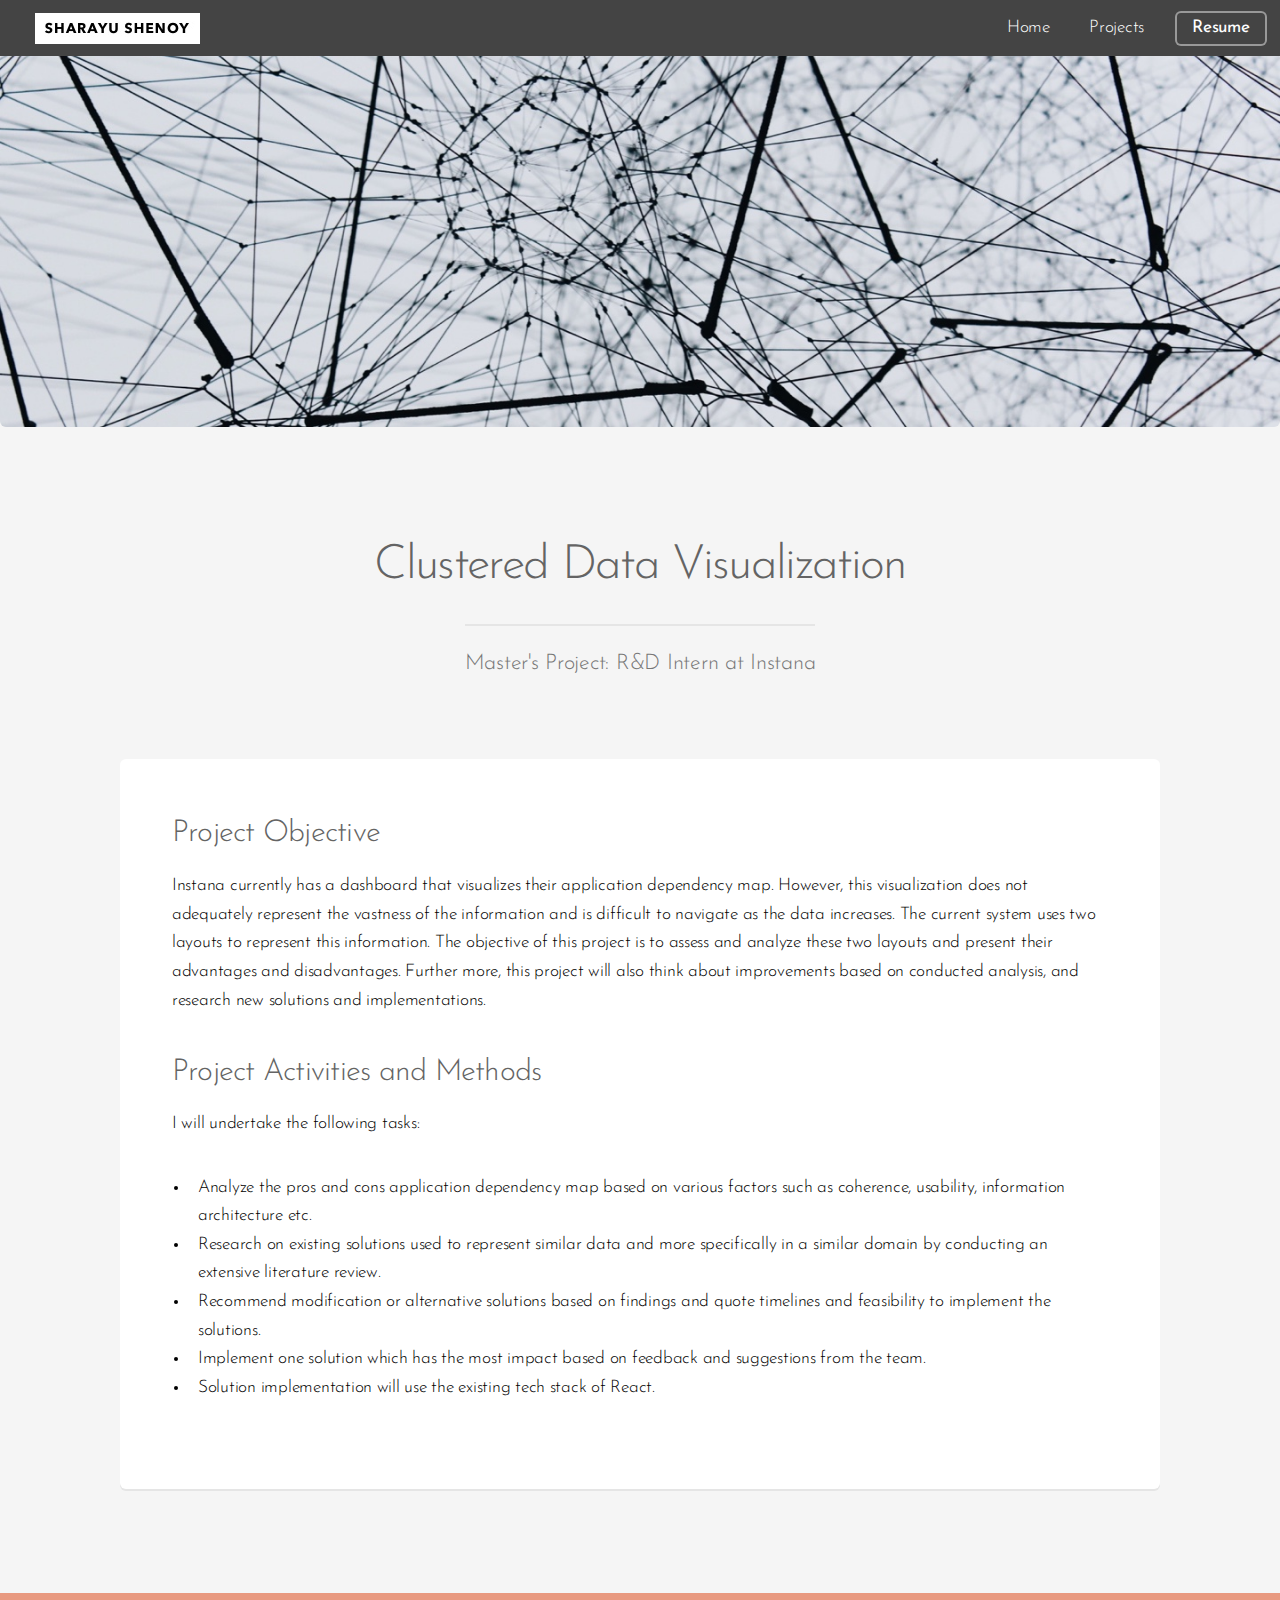
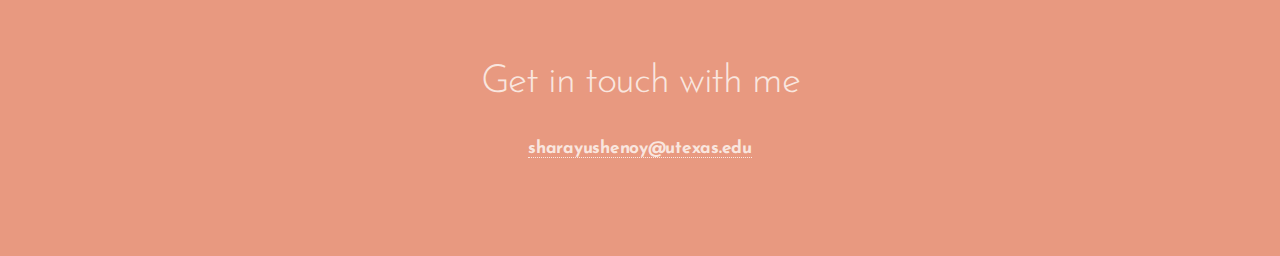
<file: vis.html>
<!DOCTYPE HTML>
<html>
	<head>
		<title>Sharayu Shenoy</title>
		<meta charset="utf-8" />
		<meta name="viewport" content="width=device-width, initial-scale=1, user-scalable=no" />
		<link rel="stylesheet" href="css/index.css" />
	</head>
	<body class="is-preload">
		<div id="page-wrapper">

			<!-- Header -->
			<header id="header">
			  <h1><a href="index.html" ><img src="img/logo.jpg" alt="" class="logo"/></a></h1>
			  <nav id="nav">
			    <ul>
			      <li><a href="index.html">Home</a></li>
			      <li><a href="allprojects.html">Projects</a></li>
			      <!-- <li><a href="index.html">About</a></li> -->
			      <li><a href="resume.pdf" target="_blank" class="button">Resume</a></li>
			    </ul>
			  </nav>
			</header>
			<section>
				<span class="image fit"><img src="img/instana/banner.jpg" alt="" /></span>
			</section>
			<!-- Main -->
				<section id="main" class="container">
					<header>
						<h2>Clustered Data Visualization</h2>
						<p> Master's Project: R&D Intern at Instana </p>
					</header>
					<div class="box">

						<h3>Project Objective</h3>
						<p>Instana currently has a dashboard that visualizes their application dependency map. However, this visualization does not adequately represent the vastness of the information and is difficult to navigate as the data increases.
              The current system uses two layouts to represent this information. The objective of this project is to assess and analyze these two layouts and present their advantages and disadvantages.
              Further more, this project will also think about improvements based on conducted analysis, and research new solutions and implementations.</p>
						<div class="row">
							<div class="row-6 row-12-mobilep">
								<h3>Project Activities and Methods</h3>
								<p>I will undertake the following tasks:
                  <ul>
                    <li>Analyze the pros and cons application dependency map based on various factors such as coherence, usability, information architecture etc.</li>
                    <li>Research on existing solutions used to represent similar data and more specifically in a similar domain by conducting an extensive literature review.</li>
                    <li>Recommend modification or alternative solutions based on findings and quote timelines and feasibility to implement the solutions.</li>
                    <li>Implement one solution which has the most impact based on feedback and suggestions from the team.</li>
                    <li>Solution implementation will use the existing tech stack of React.</li>
                  </ul>
							</div>

						</div>
					</div>
				</section>

			<!-- Footer -->

					<section id="cta">

						<h2>Get in touch with me</h2>
						<h4><a href="mailto:sharayushenoy@utexas.edu" target="_top">sharayushenoy@utexas.edu</a></h4>

					</section>


		</div>

		<!-- Scripts -->

			<script src="js/vendor/jquery.min.js"></script>
			<script src="js/vendor/jquery.dropotron.min.js"></script>
			<script src="js/vendor/jquery.scrollex.min.js"></script>
			<script src="js/vendor/browser.min.js"></script>
			<script src="js/vendor/breakpoints.min.js"></script>
			<script src="js/stickyheader.js"></script>
			<script src="js/index.js"></script>

	</body>
</html>
</file>
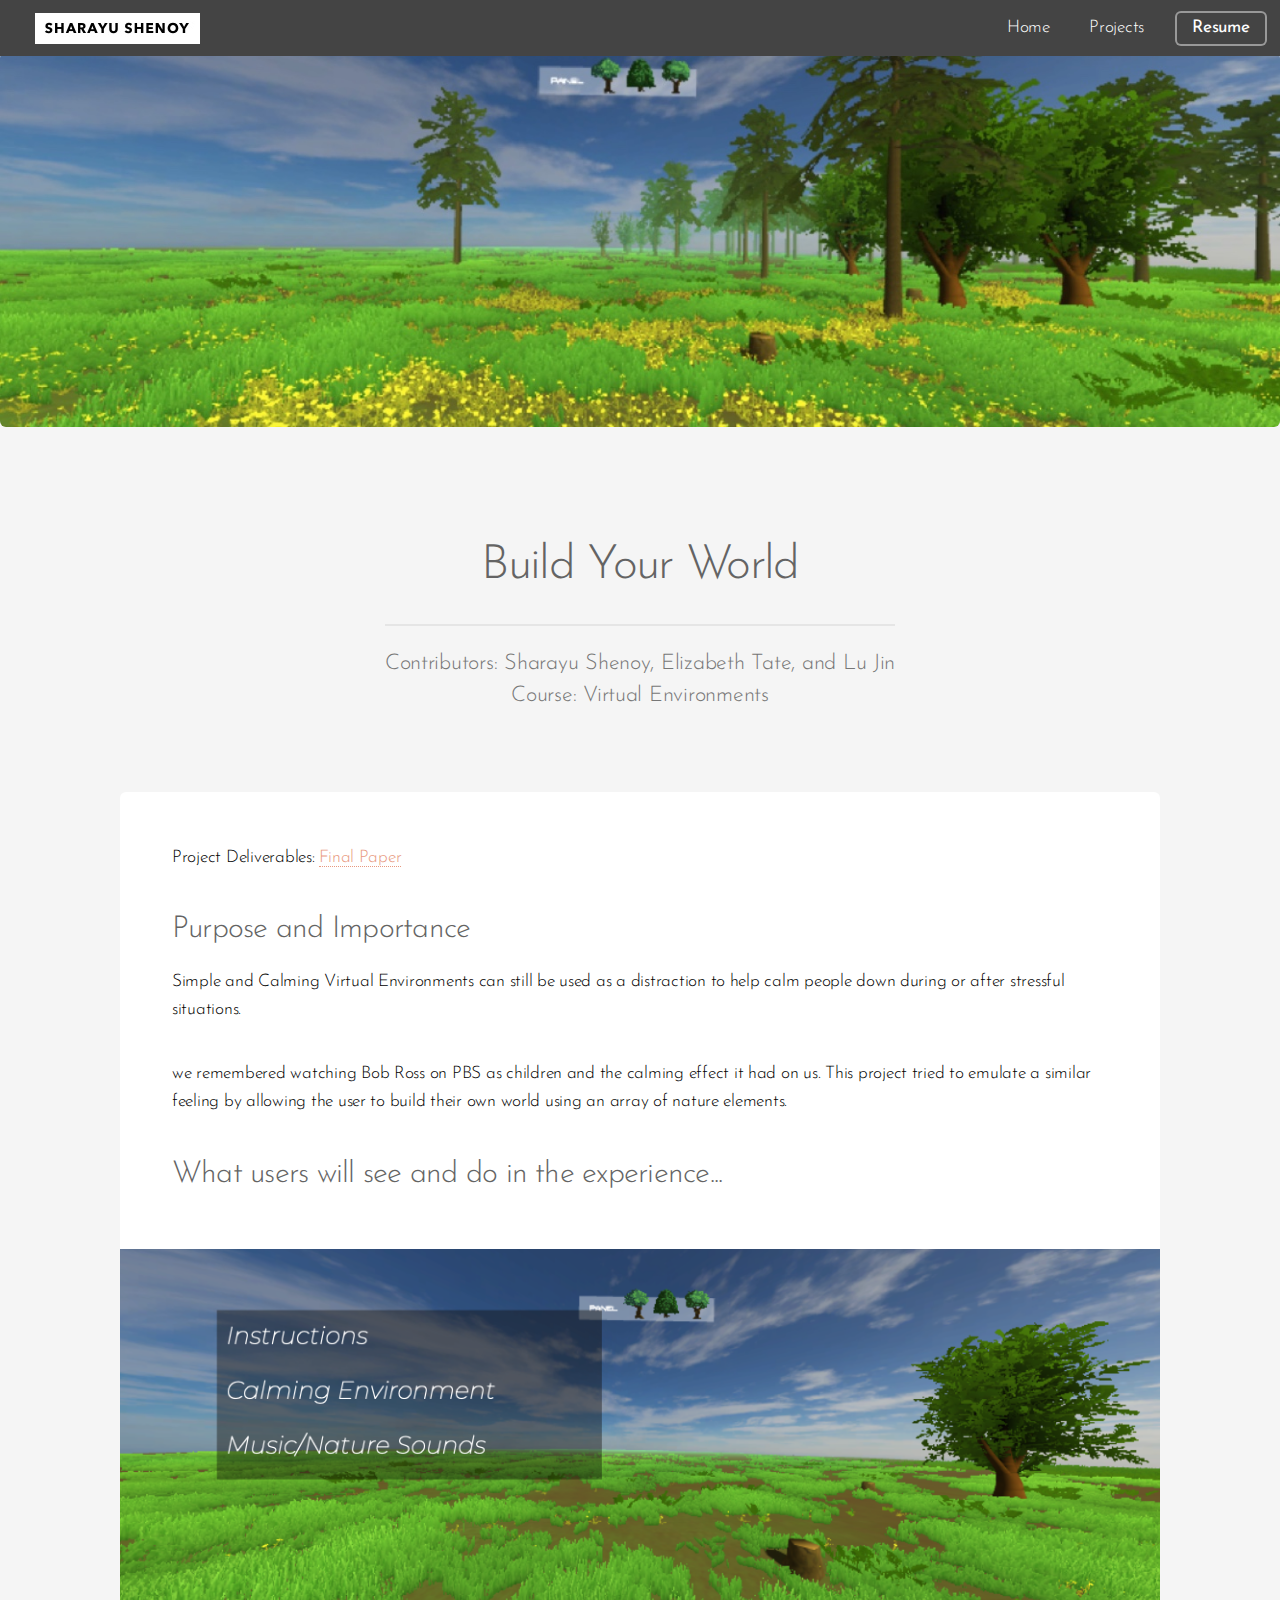
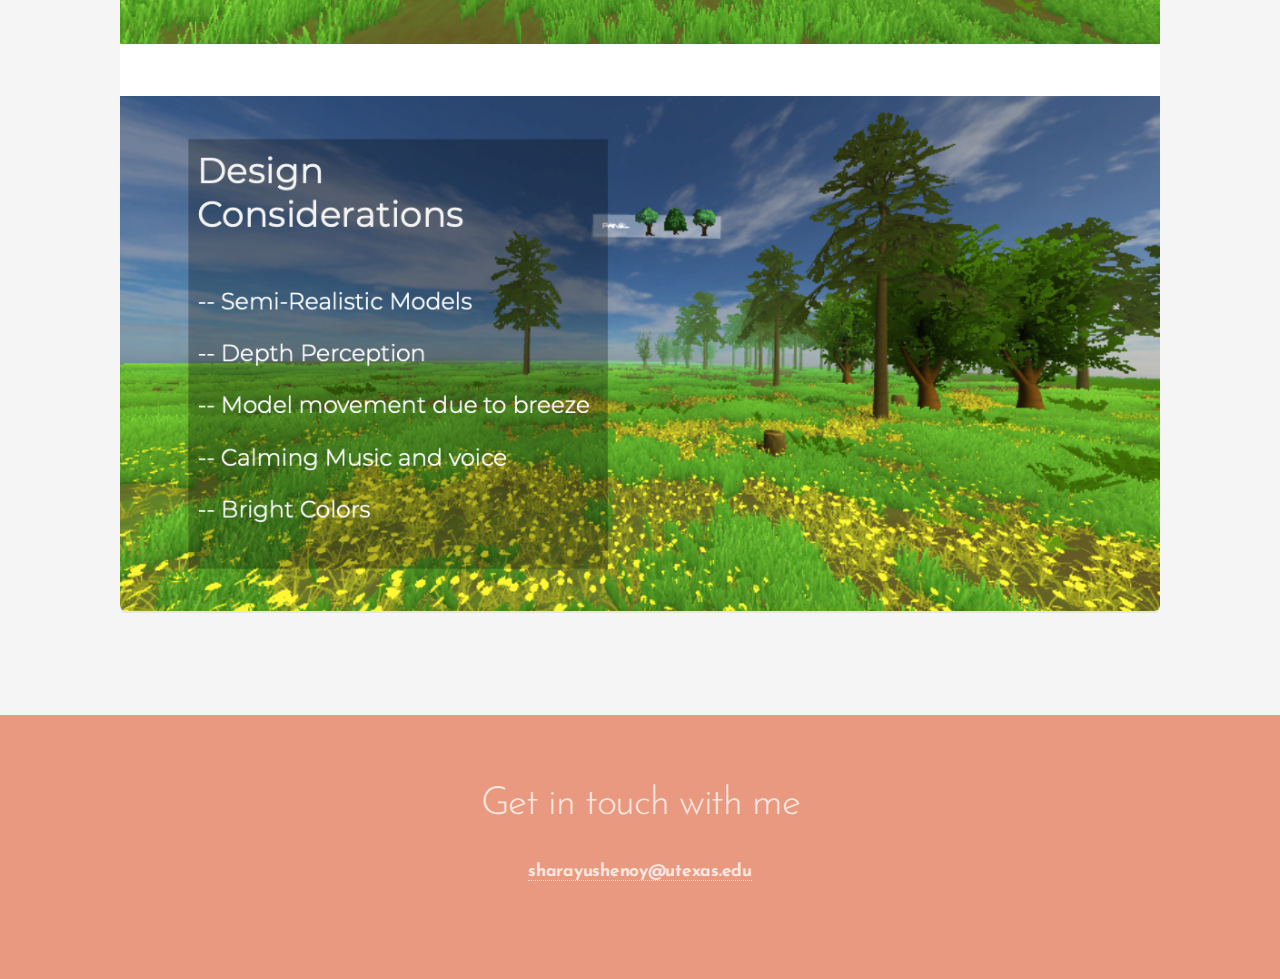
<file: vr.html>
<!DOCTYPE HTML>
<html>
	<head>
		<title>Sharayu Shenoy</title>
		<meta charset="utf-8" />
		<meta name="viewport" content="width=device-width, initial-scale=1, user-scalable=no" />
		<link rel="stylesheet" href="css/index.css" />
	</head>
	<body class="is-preload">
		<div id="page-wrapper">

			<!-- Header -->
			<header id="header">
			  <h1><a href="index.html" ><img src="img/logo.jpg" alt="" class="logo"/></a></h1>
			  <nav id="nav">
			    <ul>
			      <li><a href="index.html">Home</a></li>
			      <li><a href="allprojects.html">Projects</a></li>
			      <!-- <li><a href="index.html">About</a></li> -->
			      <li><a href="resume.pdf" target="_blank" class="button">Resume</a></li>
			    </ul>
			  </nav>
			</header>
			<section>
				<span class="image fit"><img src="img/vr/banner.jpg" alt="" /></span>
			</section>
			<!-- Main -->
				<section id="main" class="container">
					<header>
						<h2>Build Your World</h2>
						<p>Contributors: Sharayu Shenoy, Elizabeth Tate, and Lu Jin
						<br/>
								Course: Virtual Environments
						</p>
					</header>
					<div class="box">

						<div class="row"><p>Project Deliverables:
							<a href="resources/vr_paper.pdf" target="_blank"> Final Paper</a><p>
						</div>

						<h3>Purpose and Importance </h3>
						<p>Simple and Calming Virtual Environments can still be used as a distraction to help calm people down during or after stressful situations. </p>
						<p>we remembered watching Bob Ross on PBS as children and the calming effect it had on us. This project tried to emulate a similar feeling by allowing the user to build their own world using an array of nature elements.</p>
						<div class="row">
							<div class="row-6 row-12-mobilep">
								<h3>What users will see and do in the experience...</h3>
								<span class="image featured"><img src="img/vr/1.png" alt="" /></span>
								<span class="image featured"><img src="img/vr/2.png" alt="" /></span>
							</div>
						</div>
					</div>
				</section>

			<!-- Footer -->

					<section id="cta">

						<h2>Get in touch with me</h2>
						<h4><a href="mailto:sharayushenoy@utexas.edu" target="_top">sharayushenoy@utexas.edu</a></h4>

					</section>


		</div>

		<!-- Scripts -->

			<script src="js/vendor/jquery.min.js"></script>
			<script src="js/vendor/jquery.dropotron.min.js"></script>
			<script src="js/vendor/jquery.scrollex.min.js"></script>
			<script src="js/vendor/browser.min.js"></script>
			<script src="js/vendor/breakpoints.min.js"></script>
			<script src="js/stickyheader.js"></script>
			<script src="js/index.js"></script>

	</body>
</html>
</file>
<file: css/index.css>
@import url("fontawesome-all.min.css");
@import url("https://fonts.googleapis.com/css?family=Josefin+Sans:300,300i,600,600i&display=swap");

	html, body, div, span, applet, object,
	iframe, h1, h2, h3, p, blockquote,
	pre, a, abbr, acronym, address, big, cite,
	code, del, dfn, em, img, ins, kbd, q, s, samp,
	strike, strong, sub, sup, tt, var, b,
	u, i, center, dl, dt, dd, ol, ul, li, fieldset,
	form, label, legend, table, caption, tbody,
	tfoot, thead, tr, th, td, article, aside,
	canvas, details, embed, figure, figcaption,
	footer, header, hgroup, menu, nav, output, ruby,
	section, summary, time, mark, audio, video {
		margin: 0;
		padding: 0;
		border: 0;
		font-size: 100%;
		font-family: inherit;
		vertical-align: baseline;
	}

	article, aside, details, figcaption, figure,
	footer, header, hgroup, menu, nav, section {
		display: block;
	}

	body {
		line-height: 1;
	}

	ol, ul {
		list-style: none;
	}

	blockquote, q {
		quotes: none;
	}

		blockquote:before, blockquote:after, q:before, q:after {
			content: '';
			content: none;
		}

	table {
		border-collapse: collapse;
		border-spacing: 0;
	}

	body {
		-webkit-text-size-adjust: none;
	}

	input::-moz-focus-inner {
		border: 0;
		padding: 0;
	}

	.show {
  	display: inline-block !important;
	}

	.filterDiv {
  	display: none; /* Hidden by default */
	}

	@media (min-width: 736px) {
  	.card-columns {
  	  -webkit-column-count: 3;
  	  -moz-column-count: 3;
  	  column-count: 3;
  	  -webkit-column-gap: 1.25rem;
  	  -moz-column-gap: 1.25rem;
  	  column-gap: 1.25rem;
  	}

		.card-columns .filterDiv {
			/* display: inline-block; */
			width: 100%;
			margin-bottom: 0.75rem;
		}
	}




/* Basic */

	@-ms-viewport {
		width: device-width;
	}

	body {
		-ms-overflow-style: scrollbar;
	}

	@media screen and (max-width: 480px) {

		html, body {
			min-width: 320px;
		}

	}

	/* html {
		box-sizing: border-box;
	}

	*, *:before, *:after {
		box-sizing: inherit;
	} */

	body {
		background: #f5f5f5;
		/* font-family: "Source Sans Pro", sans-serif; */
		font-family: 'Josefin Sans', sans-serif;
		font-size: 16pt;
		font-weight: 300;
		line-height: 1.65em;
		letter-spacing: -0.015em;
	}

	a {
		-moz-transition: color 0.2s ease-in-out, border-bottom-color 0.2s ease-in-out;
		-webkit-transition: color 0.2s ease-in-out, border-bottom-color 0.2s ease-in-out;
		-ms-transition: color 0.2s ease-in-out, border-bottom-color 0.2s ease-in-out;
		transition: color 0.2s ease-in-out, border-bottom-color 0.2s ease-in-out;
		border-bottom: dotted 1px;
		color: #e89980;
		text-decoration: none;
	}

		a:hover {
			border-bottom-color: transparent;
		}

	p {
		margin: 0 0 2em 0;
	}

	h1, h2, h3 {
		color: #646464;
		font-weight: 300;
		line-height: 1em;
		margin: 0 0 0.5em 0;
	}

		h1 a, h2 a, h3 a {
			color: inherit;
			text-decoration: none;
		}

	h2 {
		font-size: 2.25em;
		line-height: 1.5em;
		letter-spacing: -0.035em;
	}

	h3 {
		font-size: 1.75em;
		line-height: 1.5em;
		letter-spacing: -0.025em;
	}

	sub {
		font-size: 0.8em;
		position: relative;
		top: 0.5em;
	}

	sup {
		font-size: 0.8em;
		position: relative;
		top: -0.5em;
	}

	hr {
		border: 0;
		border-bottom: solid 2px #e5e5e5;
		margin: 2em 0;
	}

		hr.major {
			margin: 3em 0;
		}

	blockquote {
		border-left: solid 4px #e5e5e5;
		font-style: italic;
		margin: 0 0 2em 0;
		padding: 0.5em 0 0.5em 2em;
	}

	pre {
		-webkit-overflow-scrolling: touch;
		background: #f8f8f8;
		border-radius: 6px;
		border: solid 1px #e5e5e5;
		font-family: monospace;
		font-size: 0.9em;
		line-height: 1.75em;
		margin: 0 0 2em 0;
		overflow-x: auto;
		padding: 1em 1.5em;
	}

	code {
		background: #f8f8f8;
		border-radius: 6px;
		border: solid 1px #e5e5e5;
		font-family: monospace;
		font-size: 0.9em;
		margin: 0 0.25em;
		padding: 0.25em 0.65em;
	}

	.align-left {
		text-align: left;
	}

	.align-center {
		text-align: center;
	}

	.align-right {
		text-align: right;
	}

/* Row */

	.row {
		display: flex;
		flex-wrap: wrap;
		box-sizing: border-box;
		align-items: stretch;
	}

		.row > * {
			box-sizing: border-box;
		}

		.row.gtr-uniform > * > :last-child {
			margin-bottom: 0;
		}

		.row.aln-left {
			justify-content: flex-start;
		}

		.row.aln-center {
			justify-content: center;
		}

		.row.aln-right {
			justify-content: flex-end;
		}

		.row.aln-top {
			align-items: flex-start;
		}

		.row.aln-middle {
			align-items: center;
		}

		.row.aln-bottom {
			align-items: flex-end;
		}

		.row > .imp {
			order: -1;
		}

		.row > .col-1 {
			width: 8.33333%;
		}

		.row > .off-1 {
			margin-left: 8.33333%;
		}

		.row > .col-2 {
			width: 16.66667%;
		}

		.row > .off-2 {
			margin-left: 16.66667%;
		}

		.row > .col-3 {
			width: 25%;
		}

		.row > .off-3 {
			margin-left: 25%;
		}

		.row > .col-4 {
			width: 33.33333%;
		}

		.row > .off-4 {
			margin-left: 33.33333%;
		}

		.row > .col-5 {
			width: 41.66667%;
		}

		.row > .off-5 {
			margin-left: 41.66667%;
		}

		.row > .col-6 {
			width: 50%;
		}

		.row > .off-6 {
			margin-left: 50%;
		}

		.row > .col-7 {
			width: 58.33333%;
		}

		.row > .off-7 {
			margin-left: 58.33333%;
		}

		.row > .col-8 {
			width: 66.66667%;
		}

		.row > .off-8 {
			margin-left: 66.66667%;
		}

		.row > .col-9 {
			width: 75%;
		}

		.row > .off-9 {
			margin-left: 75%;
		}

		.row > .col-10 {
			width: 83.33333%;
		}

		.row > .off-10 {
			margin-left: 83.33333%;
		}

		.row > .col-11 {
			width: 91.66667%;
		}

		.row > .off-11 {
			margin-left: 91.66667%;
		}

		.row > .col-12 {
			width: 100%;
		}

		.row > .off-12 {
			margin-left: 100%;
		}

		.row.gtr-0 {
			margin-top: 0;
			margin-left: 0em;
		}

			.row.gtr-0 > * {
				padding: 0 0 0 0em;
			}

			.row.gtr-0.gtr-uniform {
				margin-top: 0em;
			}

				.row.gtr-0.gtr-uniform > * {
					padding-top: 0em;
				}

		.row.gtr-25 {
			margin-top: 0;
			margin-left: -0.5em;
		}

			.row.gtr-25 > * {
				padding: 0 0 0 0.5em;
			}

			.row.gtr-25.gtr-uniform {
				margin-top: -0.5em;
			}

				.row.gtr-25.gtr-uniform > * {
					padding-top: 0.5em;
				}

		.row.gtr-50 {
			margin-top: 0;
			margin-left: -1em;
		}

			.row.gtr-50 > * {
				padding: 0 0 0 1em;
			}

			.row.gtr-50.gtr-uniform {
				margin-top: -1em;
			}

				.row.gtr-50.gtr-uniform > * {
					padding-top: 1em;
				}

		.row {
			margin-top: 0;
			margin-left: -2em;
		}

			.row > * {
				padding: 0 0 0 2em;
			}

			.row.gtr-uniform {
				margin-top: -2em;
			}

				.row.gtr-uniform > * {
					padding-top: 2em;
				}

		.row.gtr-150 {
			margin-top: 0;
			margin-left: -3em;
		}

			.row.gtr-150 > * {
				padding: 0 0 0 3em;
			}

			.row.gtr-150.gtr-uniform {
				margin-top: -3em;
			}

				.row.gtr-150.gtr-uniform > * {
					padding-top: 3em;
				}

		.row.gtr-200 {
			margin-top: 0;
			margin-left: -4em;
		}

			.row.gtr-200 > * {
				padding: 0 0 0 4em;
			}

			.row.gtr-200.gtr-uniform {
				margin-top: -4em;
			}

				.row.gtr-200.gtr-uniform > * {
					padding-top: 4em;
				}

		@media screen and (max-width: 1680px) {

			.row {
				display: flex;
				flex-wrap: wrap;
				box-sizing: border-box;
				align-items: stretch;
			}

				.row > * {
					box-sizing: border-box;
				}

				.row.gtr-uniform > * > :last-child {
					margin-bottom: 0;
				}

				.row.aln-left {
					justify-content: flex-start;
				}

				.row.aln-center {
					justify-content: center;
				}

				.row.aln-right {
					justify-content: flex-end;
				}

				.row.aln-top {
					align-items: flex-start;
				}

				.row.aln-middle {
					align-items: center;
				}

				.row.aln-bottom {
					align-items: flex-end;
				}

				.row > .imp-wide {
					order: -1;
				}

				.row > .col-1-wide {
					width: 8.33333%;
				}

				.row > .off-1-wide {
					margin-left: 8.33333%;
				}

				.row > .col-2-wide {
					width: 16.66667%;
				}

				.row > .off-2-wide {
					margin-left: 16.66667%;
				}

				.row > .col-3-wide {
					width: 25%;
				}

				.row > .off-3-wide {
					margin-left: 25%;
				}

				.row > .col-4-wide {
					width: 33.33333%;
				}

				.row > .off-4-wide {
					margin-left: 33.33333%;
				}

				.row > .col-5-wide {
					width: 41.66667%;
				}

				.row > .off-5-wide {
					margin-left: 41.66667%;
				}

				.row > .col-6-wide {
					width: 50%;
				}

				.row > .off-6-wide {
					margin-left: 50%;
				}

				.row > .col-7-wide {
					width: 58.33333%;
				}

				.row > .off-7-wide {
					margin-left: 58.33333%;
				}

				.row > .col-8-wide {
					width: 66.66667%;
				}

				.row > .off-8-wide {
					margin-left: 66.66667%;
				}

				.row > .col-9-wide {
					width: 75%;
				}

				.row > .off-9-wide {
					margin-left: 75%;
				}

				.row > .col-10-wide {
					width: 83.33333%;
				}

				.row > .off-10-wide {
					margin-left: 83.33333%;
				}

				.row > .col-11-wide {
					width: 91.66667%;
				}

				.row > .off-11-wide {
					margin-left: 91.66667%;
				}

				.row > .col-12-wide {
					width: 100%;
				}

				.row > .off-12-wide {
					margin-left: 100%;
				}

				.row.gtr-0 {
					margin-top: 0;
					margin-left: 0em;
				}

					.row.gtr-0 > * {
						padding: 0 0 0 0em;
					}

					.row.gtr-0.gtr-uniform {
						margin-top: 0em;
					}

						.row.gtr-0.gtr-uniform > * {
							padding-top: 0em;
						}

				.row.gtr-25 {
					margin-top: 0;
					margin-left: -0.5em;
				}

					.row.gtr-25 > * {
						padding: 0 0 0 0.5em;
					}

					.row.gtr-25.gtr-uniform {
						margin-top: -0.5em;
					}

						.row.gtr-25.gtr-uniform > * {
							padding-top: 0.5em;
						}

				.row.gtr-50 {
					margin-top: 0;
					margin-left: -1em;
				}

					.row.gtr-50 > * {
						padding: 0 0 0 1em;
					}

					.row.gtr-50.gtr-uniform {
						margin-top: -1em;
					}

						.row.gtr-50.gtr-uniform > * {
							padding-top: 1em;
						}

				.row {
					margin-top: 0;
					margin-left: -2em;
				}

					.row > * {
						padding: 0 0 0 2em;
					}

					.row.gtr-uniform {
						margin-top: -2em;
					}

						.row.gtr-uniform > * {
							padding-top: 2em;
						}

				.row.gtr-150 {
					margin-top: 0;
					margin-left: -3em;
				}

					.row.gtr-150 > * {
						padding: 0 0 0 3em;
					}

					.row.gtr-150.gtr-uniform {
						margin-top: -3em;
					}

						.row.gtr-150.gtr-uniform > * {
							padding-top: 3em;
						}

				.row.gtr-200 {
					margin-top: 0;
					margin-left: -4em;
				}

					.row.gtr-200 > * {
						padding: 0 0 0 4em;
					}

					.row.gtr-200.gtr-uniform {
						margin-top: -4em;
					}

						.row.gtr-200.gtr-uniform > * {
							padding-top: 4em;
						}

		}

		@media screen and (max-width: 1280px) {

			.row {
				display: flex;
				flex-wrap: wrap;
				box-sizing: border-box;
				align-items: stretch;
			}

				.row > * {
					box-sizing: border-box;
				}

				.row.gtr-uniform > * > :last-child {
					margin-bottom: 0;
				}

				.row.aln-left {
					justify-content: flex-start;
				}

				.row.aln-center {
					justify-content: center;
				}

				.row.aln-right {
					justify-content: flex-end;
				}

				.row.aln-top {
					align-items: flex-start;
				}

				.row.aln-middle {
					align-items: center;
				}

				.row.aln-bottom {
					align-items: flex-end;
				}

				.row > .imp-normal {
					order: -1;
				}

				.row > .col-1-normal {
					width: 8.33333%;
				}

				.row > .off-1-normal {
					margin-left: 8.33333%;
				}

				.row > .col-2-normal {
					width: 16.66667%;
				}

				.row > .off-2-normal {
					margin-left: 16.66667%;
				}

				.row > .col-3-normal {
					width: 25%;
				}

				.row > .off-3-normal {
					margin-left: 25%;
				}

				.row > .col-4-normal {
					width: 33.33333%;
				}

				.row > .off-4-normal {
					margin-left: 33.33333%;
				}

				.row > .col-5-normal {
					width: 41.66667%;
				}

				.row > .off-5-normal {
					margin-left: 41.66667%;
				}

				.row > .col-6-normal {
					width: 50%;
				}

				.row > .off-6-normal {
					margin-left: 50%;
				}

				.row > .col-7-normal {
					width: 58.33333%;
				}

				.row > .off-7-normal {
					margin-left: 58.33333%;
				}

				.row > .col-8-normal {
					width: 66.66667%;
				}

				.row > .off-8-normal {
					margin-left: 66.66667%;
				}

				.row > .col-9-normal {
					width: 75%;
				}

				.row > .off-9-normal {
					margin-left: 75%;
				}

				.row > .col-10-normal {
					width: 83.33333%;
				}

				.row > .off-10-normal {
					margin-left: 83.33333%;
				}

				.row > .col-11-normal {
					width: 91.66667%;
				}

				.row > .off-11-normal {
					margin-left: 91.66667%;
				}

				.row > .col-12-normal {
					width: 100%;
				}

				.row > .off-12-normal {
					margin-left: 100%;
				}

				.row.gtr-0 {
					margin-top: 0;
					margin-left: 0em;
				}

					.row.gtr-0 > * {
						padding: 0 0 0 0em;
					}

					.row.gtr-0.gtr-uniform {
						margin-top: 0em;
					}

						.row.gtr-0.gtr-uniform > * {
							padding-top: 0em;
						}

				.row.gtr-25 {
					margin-top: 0;
					margin-left: -0.5em;
				}

					.row.gtr-25 > * {
						padding: 0 0 0 0.5em;
					}

					.row.gtr-25.gtr-uniform {
						margin-top: -0.5em;
					}

						.row.gtr-25.gtr-uniform > * {
							padding-top: 0.5em;
						}

				.row.gtr-50 {
					margin-top: 0;
					margin-left: -1em;
				}

					.row.gtr-50 > * {
						padding: 0 0 0 1em;
					}

					.row.gtr-50.gtr-uniform {
						margin-top: -1em;
					}

						.row.gtr-50.gtr-uniform > * {
							padding-top: 1em;
						}

				.row {
					margin-top: 0;
					margin-left: -2em;
				}

					.row > * {
						padding: 0 0 0 2em;
					}

					.row.gtr-uniform {
						margin-top: -2em;
					}

						.row.gtr-uniform > * {
							padding-top: 2em;
						}

				.row.gtr-150 {
					margin-top: 0;
					margin-left: -3em;
				}

					.row.gtr-150 > * {
						padding: 0 0 0 3em;
					}

					.row.gtr-150.gtr-uniform {
						margin-top: -3em;
					}

						.row.gtr-150.gtr-uniform > * {
							padding-top: 3em;
						}

				.row.gtr-200 {
					margin-top: 0;
					margin-left: -4em;
				}

					.row.gtr-200 > * {
						padding: 0 0 0 4em;
					}

					.row.gtr-200.gtr-uniform {
						margin-top: -4em;
					}

						.row.gtr-200.gtr-uniform > * {
							padding-top: 4em;
						}

		}

		@media screen and (max-width: 980px) {

			.row {
				display: flex;
				flex-wrap: wrap;
				box-sizing: border-box;
				align-items: stretch;
			}

				.row > * {
					box-sizing: border-box;
				}

				.row.gtr-uniform > * > :last-child {
					margin-bottom: 0;
				}

				.row.aln-left {
					justify-content: flex-start;
				}

				.row.aln-center {
					justify-content: center;
				}

				.row.aln-right {
					justify-content: flex-end;
				}

				.row.aln-top {
					align-items: flex-start;
				}

				.row.aln-middle {
					align-items: center;
				}

				.row.aln-bottom {
					align-items: flex-end;
				}

				.row > .imp-narrow {
					order: -1;
				}

				.row > .col-1-narrow {
					width: 8.33333%;
				}

				.row > .off-1-narrow {
					margin-left: 8.33333%;
				}

				.row > .col-2-narrow {
					width: 16.66667%;
				}

				.row > .off-2-narrow {
					margin-left: 16.66667%;
				}

				.row > .col-3-narrow {
					width: 25%;
				}

				.row > .off-3-narrow {
					margin-left: 25%;
				}

				.row > .col-4-narrow {
					width: 33.33333%;
				}

				.row > .off-4-narrow {
					margin-left: 33.33333%;
				}

				.row > .col-5-narrow {
					width: 41.66667%;
				}

				.row > .off-5-narrow {
					margin-left: 41.66667%;
				}

				.row > .col-6-narrow {
					width: 50%;
				}

				.row > .off-6-narrow {
					margin-left: 50%;
				}

				.row > .col-7-narrow {
					width: 58.33333%;
				}

				.row > .off-7-narrow {
					margin-left: 58.33333%;
				}

				.row > .col-8-narrow {
					width: 66.66667%;
				}

				.row > .off-8-narrow {
					margin-left: 66.66667%;
				}

				.row > .col-9-narrow {
					width: 75%;
				}

				.row > .off-9-narrow {
					margin-left: 75%;
				}

				.row > .col-10-narrow {
					width: 83.33333%;
				}

				.row > .off-10-narrow {
					margin-left: 83.33333%;
				}

				.row > .col-11-narrow {
					width: 91.66667%;
				}

				.row > .off-11-narrow {
					margin-left: 91.66667%;
				}

				.row > .col-12-narrow {
					width: 100%;
				}

				.row > .off-12-narrow {
					margin-left: 100%;
				}

				.row.gtr-0 {
					margin-top: 0;
					margin-left: 0em;
				}

					.row.gtr-0 > * {
						padding: 0 0 0 0em;
					}

					.row.gtr-0.gtr-uniform {
						margin-top: 0em;
					}

						.row.gtr-0.gtr-uniform > * {
							padding-top: 0em;
						}

				.row.gtr-25 {
					margin-top: 0;
					margin-left: -0.5em;
				}

					.row.gtr-25 > * {
						padding: 0 0 0 0.5em;
					}

					.row.gtr-25.gtr-uniform {
						margin-top: -0.5em;
					}

						.row.gtr-25.gtr-uniform > * {
							padding-top: 0.5em;
						}

				.row.gtr-50 {
					margin-top: 0;
					margin-left: -1em;
				}

					.row.gtr-50 > * {
						padding: 0 0 0 1em;
					}

					.row.gtr-50.gtr-uniform {
						margin-top: -1em;
					}

						.row.gtr-50.gtr-uniform > * {
							padding-top: 1em;
						}

				.row {
					margin-top: 0;
					margin-left: -2em;
				}

					.row > * {
						padding: 0 0 0 2em;
					}

					.row.gtr-uniform {
						margin-top: -2em;
					}

						.row.gtr-uniform > * {
							padding-top: 2em;
						}

				.row.gtr-150 {
					margin-top: 0;
					margin-left: -3em;
				}

					.row.gtr-150 > * {
						padding: 0 0 0 3em;
					}

					.row.gtr-150.gtr-uniform {
						margin-top: -3em;
					}

						.row.gtr-150.gtr-uniform > * {
							padding-top: 3em;
						}

				.row.gtr-200 {
					margin-top: 0;
					margin-left: -4em;
				}

					.row.gtr-200 > * {
						padding: 0 0 0 4em;
					}

					.row.gtr-200.gtr-uniform {
						margin-top: -4em;
					}

						.row.gtr-200.gtr-uniform > * {
							padding-top: 4em;
						}

		}

		@media screen and (max-width: 840px) {

			.row {
				display: flex;
				flex-wrap: wrap;
				box-sizing: border-box;
				align-items: stretch;
			}

				.row > * {
					box-sizing: border-box;
				}

				.row.gtr-uniform > * > :last-child {
					margin-bottom: 0;
				}

				.row.aln-left {
					justify-content: flex-start;
				}

				.row.aln-center {
					justify-content: center;
				}

				.row.aln-right {
					justify-content: flex-end;
				}

				.row.aln-top {
					align-items: flex-start;
				}

				.row.aln-middle {
					align-items: center;
				}

				.row.aln-bottom {
					align-items: flex-end;
				}

				.row > .imp-narrower {
					order: -1;
				}

				.row > .col-1-narrower {
					width: 8.33333%;
				}

				.row > .off-1-narrower {
					margin-left: 8.33333%;
				}

				.row > .col-2-narrower {
					width: 16.66667%;
				}

				.row > .off-2-narrower {
					margin-left: 16.66667%;
				}

				.row > .col-3-narrower {
					width: 25%;
				}

				.row > .off-3-narrower {
					margin-left: 25%;
				}

				.row > .col-4-narrower {
					width: 33.33333%;
				}

				.row > .off-4-narrower {
					margin-left: 33.33333%;
				}

				.row > .col-5-narrower {
					width: 41.66667%;
				}

				.row > .off-5-narrower {
					margin-left: 41.66667%;
				}

				.row > .col-6-narrower {
					width: 50%;
				}

				.row > .off-6-narrower {
					margin-left: 50%;
				}

				.row > .col-7-narrower {
					width: 58.33333%;
				}

				.row > .off-7-narrower {
					margin-left: 58.33333%;
				}

				.row > .col-8-narrower {
					width: 66.66667%;
				}

				.row > .off-8-narrower {
					margin-left: 66.66667%;
				}

				.row > .col-9-narrower {
					width: 75%;
				}

				.row > .off-9-narrower {
					margin-left: 75%;
				}

				.row > .col-10-narrower {
					width: 83.33333%;
				}

				.row > .off-10-narrower {
					margin-left: 83.33333%;
				}

				.row > .col-11-narrower {
					width: 91.66667%;
				}

				.row > .off-11-narrower {
					margin-left: 91.66667%;
				}

				.row > .col-12-narrower {
					width: 100%;
				}

				.row > .off-12-narrower {
					margin-left: 100%;
				}

				.row.gtr-0 {
					margin-top: 0;
					margin-left: 0em;
				}

					.row.gtr-0 > * {
						padding: 0 0 0 0em;
					}

					.row.gtr-0.gtr-uniform {
						margin-top: 0em;
					}

						.row.gtr-0.gtr-uniform > * {
							padding-top: 0em;
						}

				.row.gtr-25 {
					margin-top: 0;
					margin-left: -0.5em;
				}

					.row.gtr-25 > * {
						padding: 0 0 0 0.5em;
					}

					.row.gtr-25.gtr-uniform {
						margin-top: -0.5em;
					}

						.row.gtr-25.gtr-uniform > * {
							padding-top: 0.5em;
						}

				.row.gtr-50 {
					margin-top: 0;
					margin-left: -1em;
				}

					.row.gtr-50 > * {
						padding: 0 0 0 1em;
					}

					.row.gtr-50.gtr-uniform {
						margin-top: -1em;
					}

						.row.gtr-50.gtr-uniform > * {
							padding-top: 1em;
						}

				.row {
					margin-top: 0;
					margin-left: -2em;
				}

					.row > * {
						padding: 0 0 0 2em;
					}

					.row.gtr-uniform {
						margin-top: -2em;
					}

						.row.gtr-uniform > * {
							padding-top: 2em;
						}

				.row.gtr-150 {
					margin-top: 0;
					margin-left: -3em;
				}

					.row.gtr-150 > * {
						padding: 0 0 0 3em;
					}

					.row.gtr-150.gtr-uniform {
						margin-top: -3em;
					}

						.row.gtr-150.gtr-uniform > * {
							padding-top: 3em;
						}

				.row.gtr-200 {
					margin-top: 0;
					margin-left: -4em;
				}

					.row.gtr-200 > * {
						padding: 0 0 0 4em;
					}

					.row.gtr-200.gtr-uniform {
						margin-top: -4em;
					}

						.row.gtr-200.gtr-uniform > * {
							padding-top: 4em;
						}

		}

		@media screen and (max-width: 736px) {

			.row {
				display: flex;
				flex-wrap: wrap;
				box-sizing: border-box;
				align-items: stretch;
			}

				.row > * {
					box-sizing: border-box;
				}

				.row.gtr-uniform > * > :last-child {
					margin-bottom: 0;
				}

				.row.aln-left {
					justify-content: flex-start;
				}

				.row.aln-center {
					justify-content: center;
				}

				.row.aln-right {
					justify-content: flex-end;
				}

				.row.aln-top {
					align-items: flex-start;
				}

				.row.aln-middle {
					align-items: center;
				}

				.row.aln-bottom {
					align-items: flex-end;
				}

				.row > .imp-mobile {
					order: -1;
				}

				.row > .col-1-mobile {
					width: 8.33333%;
				}

				.row > .off-1-mobile {
					margin-left: 8.33333%;
				}

				.row > .col-2-mobile {
					width: 16.66667%;
				}

				.row > .off-2-mobile {
					margin-left: 16.66667%;
				}

				.row > .col-3-mobile {
					width: 25%;
				}

				.row > .off-3-mobile {
					margin-left: 25%;
				}

				.row > .col-4-mobile {
					width: 33.33333%;
				}

				.row > .off-4-mobile {
					margin-left: 33.33333%;
				}

				.row > .col-5-mobile {
					width: 41.66667%;
				}

				.row > .off-5-mobile {
					margin-left: 41.66667%;
				}

				.row > .col-6-mobile {
					width: 50%;
				}

				.row > .off-6-mobile {
					margin-left: 50%;
				}

				.row > .col-7-mobile {
					width: 58.33333%;
				}

				.row > .off-7-mobile {
					margin-left: 58.33333%;
				}

				.row > .col-8-mobile {
					width: 66.66667%;
				}

				.row > .off-8-mobile {
					margin-left: 66.66667%;
				}

				.row > .col-9-mobile {
					width: 75%;
				}

				.row > .off-9-mobile {
					margin-left: 75%;
				}

				.row > .col-10-mobile {
					width: 83.33333%;
				}

				.row > .off-10-mobile {
					margin-left: 83.33333%;
				}

				.row > .col-11-mobile {
					width: 91.66667%;
				}

				.row > .off-11-mobile {
					margin-left: 91.66667%;
				}

				.row > .col-12-mobile {
					width: 100%;
				}

				.row > .off-12-mobile {
					margin-left: 100%;
				}

				.row.gtr-0 {
					margin-top: 0;
					margin-left: 0em;
				}

					.row.gtr-0 > * {
						padding: 0 0 0 0em;
					}

					.row.gtr-0.gtr-uniform {
						margin-top: 0em;
					}

						.row.gtr-0.gtr-uniform > * {
							padding-top: 0em;
						}

				.row.gtr-25 {
					margin-top: 0;
					margin-left: -0.5em;
				}

					.row.gtr-25 > * {
						padding: 0 0 0 0.5em;
					}

					.row.gtr-25.gtr-uniform {
						margin-top: -0.5em;
					}

						.row.gtr-25.gtr-uniform > * {
							padding-top: 0.5em;
						}

				.row.gtr-50 {
					margin-top: 0;
					margin-left: -1em;
				}

					.row.gtr-50 > * {
						padding: 0 0 0 1em;
					}

					.row.gtr-50.gtr-uniform {
						margin-top: -1em;
					}

						.row.gtr-50.gtr-uniform > * {
							padding-top: 1em;
						}

				.row {
					margin-top: 0;
					margin-left: -2em;
				}

					.row > * {
						padding: 0 0 0 2em;
					}

					.row.gtr-uniform {
						margin-top: -2em;
					}

						.row.gtr-uniform > * {
							padding-top: 2em;
						}

				.row.gtr-150 {
					margin-top: 0;
					margin-left: -3em;
				}

					.row.gtr-150 > * {
						padding: 0 0 0 3em;
					}

					.row.gtr-150.gtr-uniform {
						margin-top: -3em;
					}

						.row.gtr-150.gtr-uniform > * {
							padding-top: 3em;
						}

				.row.gtr-200 {
					margin-top: 0;
					margin-left: -4em;
				}

					.row.gtr-200 > * {
						padding: 0 0 0 4em;
					}

					.row.gtr-200.gtr-uniform {
						margin-top: -4em;
					}

						.row.gtr-200.gtr-uniform > * {
							padding-top: 4em;
						}

		}

		@media screen and (max-width: 480px) {

			.row {
				display: flex;
				flex-wrap: wrap;
				box-sizing: border-box;
				align-items: stretch;
			}

				.row > * {
					box-sizing: border-box;
				}

				.row.gtr-uniform > * > :last-child {
					margin-bottom: 0;
				}

				.row.aln-left {
					justify-content: flex-start;
				}

				.row.aln-center {
					justify-content: center;
				}

				.row.aln-right {
					justify-content: flex-end;
				}

				.row.aln-top {
					align-items: flex-start;
				}

				.row.aln-middle {
					align-items: center;
				}

				.row.aln-bottom {
					align-items: flex-end;
				}

				.row > .imp-mobilep {
					order: -1;
				}

				.row > .col-1-mobilep {
					width: 8.33333%;
				}

				.row > .off-1-mobilep {
					margin-left: 8.33333%;
				}

				.row > .col-2-mobilep {
					width: 16.66667%;
				}

				.row > .off-2-mobilep {
					margin-left: 16.66667%;
				}

				.row > .col-3-mobilep {
					width: 25%;
				}

				.row > .off-3-mobilep {
					margin-left: 25%;
				}

				.row > .col-4-mobilep {
					width: 33.33333%;
				}

				.row > .off-4-mobilep {
					margin-left: 33.33333%;
				}

				.row > .col-5-mobilep {
					width: 41.66667%;
				}

				.row > .off-5-mobilep {
					margin-left: 41.66667%;
				}

				.row > .col-6-mobilep {
					width: 50%;
				}

				.row > .off-6-mobilep {
					margin-left: 50%;
				}

				.row > .col-7-mobilep {
					width: 58.33333%;
				}

				.row > .off-7-mobilep {
					margin-left: 58.33333%;
				}

				.row > .col-8-mobilep {
					width: 66.66667%;
				}

				.row > .off-8-mobilep {
					margin-left: 66.66667%;
				}

				.row > .col-9-mobilep {
					width: 75%;
				}

				.row > .off-9-mobilep {
					margin-left: 75%;
				}

				.row > .col-10-mobilep {
					width: 83.33333%;
				}

				.row > .off-10-mobilep {
					margin-left: 83.33333%;
				}

				.row > .col-11-mobilep {
					width: 91.66667%;
				}

				.row > .off-11-mobilep {
					margin-left: 91.66667%;
				}

				.row > .col-12-mobilep {
					width: 100%;
				}

				.row > .off-12-mobilep {
					margin-left: 100%;
				}

				.row.gtr-0 {
					margin-top: 0;
					margin-left: 0em;
				}

					.row.gtr-0 > * {
						padding: 0 0 0 0em;
					}

					.row.gtr-0.gtr-uniform {
						margin-top: 0em;
					}

						.row.gtr-0.gtr-uniform > * {
							padding-top: 0em;
						}

				.row.gtr-25 {
					margin-top: 0;
					margin-left: -0.5em;
				}

					.row.gtr-25 > * {
						padding: 0 0 0 0.5em;
					}

					.row.gtr-25.gtr-uniform {
						margin-top: -0.5em;
					}

						.row.gtr-25.gtr-uniform > * {
							padding-top: 0.5em;
						}

				.row.gtr-50 {
					margin-top: 0;
					margin-left: -1em;
				}

					.row.gtr-50 > * {
						padding: 0 0 0 1em;
					}

					.row.gtr-50.gtr-uniform {
						margin-top: -1em;
					}

						.row.gtr-50.gtr-uniform > * {
							padding-top: 1em;
						}

				.row {
					margin-top: 0;
					margin-left: -2em;
				}

					.row > * {
						padding: 0 0 0 2em;
					}

					.row.gtr-uniform {
						margin-top: -2em;
					}

						.row.gtr-uniform > * {
							padding-top: 2em;
						}

				.row.gtr-150 {
					margin-top: 0;
					margin-left: -3em;
				}

					.row.gtr-150 > * {
						padding: 0 0 0 3em;
					}

					.row.gtr-150.gtr-uniform {
						margin-top: -3em;
					}

						.row.gtr-150.gtr-uniform > * {
							padding-top: 3em;
						}

				.row.gtr-200 {
					margin-top: 0;
					margin-left: -4em;
				}

					.row.gtr-200 > * {
						padding: 0 0 0 4em;
					}

					.row.gtr-200.gtr-uniform {
						margin-top: -4em;
					}

						.row.gtr-200.gtr-uniform > * {
							padding-top: 4em;
						}

		}

/* Container */

	.container {
		margin: 0 auto;
		max-width: calc(100% - 5em);
		width: 60em;
	}

		.container.xsmall {
			width: 15em;
		}

		.container.small {
			width: 30em;
		}

		.container.medium {
			width: 45em;
		}

		.container.large {
			width: 75em;
		}

		.container.xlarge {
			width: 90em;
		}

		.container.max {
			width: 100%;
		}

		@media screen and (max-width: 840px) {

			.container {
				width: 100% !important;
			}

		}

		@media screen and (max-width: 736px) {

			.container {
				max-width: 100%;
			}

		}

/* Section/Article */

	section.special, article.special {
		text-align: center;
	}

	header p {
		color: #999;
		position: relative;
		margin: 0 0 1.5em 0;
		font-style: italic;
	}

	header h2 + p {
		font-size: 1.25em;
		margin-top: -1em;
		line-height: 1.5em;
	}

	header h3 + p {
		font-size: 1.1em;
		margin-top: -0.85em;
		line-height: 1.5em;
	}

	header.major {
		padding: 1em 0;
		text-align: center;
	}

		header.major h2 {
			margin: 0;
		}

		header.major p {
			display: inline-block;
			border-top: solid 2px #e5e5e5;
			color: #777;
			margin: 1.5em 0 0 0;
			padding: 1.5em 0 0 0;
			font-style: normal;
		}

/* Box */

	.box {
		background: #fff;
		border-radius: 6px;
		box-shadow: 0 2px 0 0 #e5e5e5;
		margin: 0 0 2em 0;
		padding: 3em;
	}

		.box > :last-child {
			margin-bottom: 0;
		}

		.box.alt {
			background: none !important;
			border-radius: 0 !important;
			box-shadow: none !important;
			margin: 0 0 2em 0;
			padding: 0 !important;
		}

		.box.features .features-row {
			border-top: solid 2px #e5e5e5;
			position: relative;
		}

			.box.features .features-row:after {
				clear: both;
				content: '';
				display: block;
			}

			.box.features .features-row section {
				float: left;
				padding: 3em;
				width: 50%;
			}

				.box.features .features-row section :last-child {
					margin-bottom: 0;
				}

				.box.features .features-row section:nth-child(2n) {
					padding-right: 0;
				}

					.box.features .features-row section:nth-child(2n):before {
						background: #e5e5e5;
						content: '';
						display: block;
						height: 100%;
						margin-left: -3em;
						position: absolute;
						top: 0;
						width: 2px;
					}

				.box.features .features-row section:nth-child(2n-1) {
					padding-left: 0;
				}

			.box.features .features-row:first-child {
				border-top: 0;
			}

				.box.features .features-row:first-child section {
					padding-top: 0;
				}

			.box.features .features-row:last-child {
				padding-bottom: 0;
			}

				.box.features .features-row:last-child section {
					padding-bottom: 0;
				}

		.box.special {
			text-align: center;
		}
			/* .box.special:hover { */
				/* border: 1px solid; */
	  		/* box-shadow: 2px 2px 20px #888888; */
			/* } */

		.box .image.featured {
			border-radius: 0;
			display: block;
			margin: 3em 0 1em -3em;
			position: relative;
			width: calc(100% + 6em);
		}

			.box .image.featured img {
				border-radius: 0;
				display: block;
				width: 100%;
			}

			.box .image.featured:first-child {
				border-radius: 6px 6px 0 0;
				/* margin-bottom: 3em; */
				margin-top: -3em;
			}

				.box .image.featured:first-child img {
					border-radius: 6px 6px 0 0;
				}

			.box .image.featured:last-child {
				border-radius: 0 0 6px 6px;
				margin-bottom: -3em;
				margin-top: 3em;
			}

				.box .image.featured:last-child img {
					border-radius: 0 0 6px 6px;
				}

/* Icon */

	.icon {
		text-decoration: none;
		border-bottom: none;
		position: relative;
		text-align: center;
	}

		.icon:before {
			-moz-osx-font-smoothing: grayscale;
			-webkit-font-smoothing: antialiased;
			display: inline-block;
			font-style: normal;
			font-variant: normal;
			text-rendering: auto;
			line-height: 1;
			text-transform: none !important;
			font-family: 'Font Awesome 5 Free';
			font-weight: 400;
		}

		.icon > .label {
			display: none;
		}

		.icon:before {
			line-height: inherit;
		}

		.icon.solid:before {
			font-weight: 900;
		}

		.icon.brands:before {
			font-family: 'Font Awesome 5 Brands';
		}

		.icon.major {
			background: #666;
			border-radius: 100%;
			color: #ffffff;
			cursor: default;
			display: inline-block;
			height: 5.5em;
			line-height: 5.5em;
			margin: 0 0 2em 0;
			width: 5.5em;
		}

			.icon.major:before {
				font-size: 4em;

			}

			.icon.major.accent1 {
				background: #666;
				color: #ffffff;
			}

			.icon.major.accent2 {
				background: #e89980;
				color: #ffffff;
			}

			.icon.major.accent3 {
				background: #7fcdb8;
				color: #ffffff;
			}

			.icon.major.accent4 {
				background: #90b0ba;
				color: #ffffff;
			}

			.icon.major.accent5 {
				background: #e5cb95;
				color: #ffffff;
			}

/* Image */

	.image {
		border-radius: 6px;
		border: 0;
		display: inline-block;
		position: relative;
	}

		.image img {
			border-radius: 6px;
			display: block;
		}

		.image.left {
			float: left;
			padding: 0 1.5em 1em 0;
			top: 0.25em;
		}

		.image.right {
			float: right;
			padding: 0 0 1em 1.5em;
			top: 0.25em;
		}

		.image.round {
			border-radius: 100%;
			width: 100%;
		}

		.image.fit {
			display: block;
			margin: 0 0 2em 0;
			width: 100%;
		}

			.image.fit img {
				display: block;
				width: 100%;
			}

/* List */

	ol {
		list-style: decimal;
		margin: 0 0 2em 0;
		padding-left: 1.25em;
	}

		ol li {
			padding-left: 0.25em;
		}

	ul {
		list-style: disc;
		margin: 0 0 2em 0;
		padding-left: 1em;
	}

		ul li {
			padding-left: 0.5em;
		}

		ul.alt {
			list-style: none;
			padding-left: 0;
		}

			ul.alt li {
				border-top: solid 1px #e5e5e5;
				padding: 0.5em 0;
			}

				ul.alt li:first-child {
					border-top: 0;
					padding-top: 0;
				}

		ul.icons {
			cursor: default;
			list-style: none;
			padding-left: 0;
		}

			ul.icons li {
				display: inline-block;
				padding: 0 1.25em 0 0;
			}

				ul.icons li:last-child {
					padding-right: 0;
				}

				ul.icons li .icon {
					color: inherit;
				}

					ul.icons li .icon:before {
						font-size: 1.75em;
					}

	dl {
		margin: 0 0 2em 0;
	}

/* Bounce */

ul.bounce {
		list-style: none;
		padding-left: 0;
		cursor: default;
		position: relative;
		margin: -2em 0 4em -2em;
	}

		ul.bounce li {
			-moz-transition: top .15s ease-in-out;
			-webkit-transition: top .15s ease-in-out;
			-ms-transition: top .15s ease-in-out;
			transition: top .15s ease-in-out;
			position: relative;
			display: inline-block;
			top: 0;
			padding: 2em 0 0 2em;
		}

			ul.bounce li a {
				display: block;
				outline: 0;
				text-align: center;
			}

				/* ul.bounce li a:before {
					-moz-transition: background-color .2s ease-in-out;
					-webkit-transition: background-color .2s ease-in-out;
					-ms-transition: background-color .2s ease-in-out;
					transition: background-color .2s ease-in-out;
					display: inline-block;
					text-align: center;
					background: #c1cac5;
					border-radius: 100%;
					width: 2.25em;
					height: 2.25em;
					line-height: 2.175em;
					font-size: 3em;
					color: #fff;
				} */

			ul.bounce li:hover {
				top: -1em;
			}

				ul.bounce li:hover a:before {
					background: #b9d2ce;
				}

/* Actions */

	ul.actions {
		display: -moz-flex;
		display: -webkit-flex;
		display: -ms-flex;
		display: flex;
		cursor: default;
		list-style: none;
		margin-left: -1em;
		padding-left: 0;
	}

		ul.actions li {
			padding: 0 0 0 1em;
			vertical-align: middle;
		}

		ul.actions.special {
			-moz-justify-content: center;
			-webkit-justify-content: center;
			-ms-justify-content: center;
			justify-content: center;
			width: 100%;
			margin-left: 0;
		}

			ul.actions.special li:first-child {
				padding-left: 0;
			}

		ul.actions.stacked {
			-moz-flex-direction: column;
			-webkit-flex-direction: column;
			-ms-flex-direction: column;
			flex-direction: column;
			margin-left: 0;
		}

			ul.actions.stacked li {
				padding: 1.3em 0 0 0;
			}

				ul.actions.stacked li:first-child {
					padding-top: 0;
				}

		ul.actions.fit {
			width: calc(100% + 1em);
		}

			ul.actions.fit li {
				-moz-flex-grow: 1;
				-webkit-flex-grow: 1;
				-ms-flex-grow: 1;
				flex-grow: 1;
				-moz-flex-shrink: 1;
				-webkit-flex-shrink: 1;
				-ms-flex-shrink: 1;
				flex-shrink: 1;
				width: 100%;
			}

				ul.actions.fit li > * {
					width: 100%;
				}

			ul.actions.fit.stacked {
				width: 100%;
			}

		@media screen and (max-width: 480px) {

			ul.actions:not(.fixed) {
				-moz-flex-direction: column;
				-webkit-flex-direction: column;
				-ms-flex-direction: column;
				flex-direction: column;
				margin-left: 0;
				width: 100% !important;
			}

				ul.actions:not(.fixed) li {
					-moz-flex-grow: 1;
					-webkit-flex-grow: 1;
					-ms-flex-grow: 1;
					flex-grow: 1;
					-moz-flex-shrink: 1;
					-webkit-flex-shrink: 1;
					-ms-flex-shrink: 1;
					flex-shrink: 1;
					padding: 1em 0 0 0;
					text-align: center;
					width: 100%;
				}

					ul.actions:not(.fixed) li > * {
						max-width: 100%;
					}

					ul.actions:not(.fixed) li:first-child {
						padding-top: 0;
					}

					ul.actions:not(.fixed) li input[type="submit"],
					ul.actions:not(.fixed) li input[type="reset"],
					ul.actions:not(.fixed) li input[type="button"],
					ul.actions:not(.fixed) li button,
					ul.actions:not(.fixed) li .button {
						max-width: 100%;
					}

						ul.actions:not(.fixed) li input[type="submit"].icon:before,
						ul.actions:not(.fixed) li input[type="reset"].icon:before,
						ul.actions:not(.fixed) li input[type="button"].icon:before,
						ul.actions:not(.fixed) li button.icon:before,
						ul.actions:not(.fixed) li .button.icon:before {
							margin-left: -0.5em;
						}

		}

/* Table */

	.table-wrapper {
		-webkit-overflow-scrolling: touch;
		overflow-x: auto;
	}

	table {
		margin: 0 0 2em 0;
		width: 100%;
	}

		table tbody tr {
			border: solid 1px #e5e5e5;
			border-left: 0;
			border-right: 0;
		}

			table tbody tr:nth-child(2n + 1) {
				background-color: #f8f8f8;
			}

		table td {
			padding: 0.75em 0.75em;
		}

		table th {
			color: #646464;
			font-size: 0.9em;
			font-weight: 300;
			padding: 0 0.75em 0.75em 0.75em;
			text-align: left;
		}

		table thead {
			border-bottom: solid 2px #e5e5e5;
		}

		table tfoot {
			border-top: solid 2px #e5e5e5;
		}

		table.alt {
			border-collapse: separate;
		}

			table.alt tbody tr td {
				border: solid 1px #e5e5e5;
				border-left-width: 0;
				border-top-width: 0;
			}

				table.alt tbody tr td:first-child {
					border-left-width: 1px;
				}

			table.alt tbody tr:first-child td {
				border-top-width: 1px;
			}

			table.alt thead {
				border-bottom: 0;
			}

			table.alt tfoot {
				border-top: 0;
			}

/* Button */

	input[type="button"],
	.button {
		-moz-appearance: none;
		-webkit-appearance: none;
		-ms-appearance: none;
		appearance: none;
		-moz-transition: background-color 0.2s ease-in-out, color 0.2s ease-in-out;
		-webkit-transition: background-color 0.2s ease-in-out, color 0.2s ease-in-out;
		-ms-transition: background-color 0.2s ease-in-out, color 0.2s ease-in-out;
		transition: background-color 0.2s ease-in-out, color 0.2s ease-in-out;
		background-color: #666;
		border-radius: 6px;
		border: 0;
		color: #ffffff;
		cursor: pointer;
		display: inline-block;
		font-weight: 400;
		height: 3em;
		line-height: 3em;
		padding: 0 2em;
		text-align: center;
		text-decoration: none;
		white-space: nowrap;
	}

		input[type="button"]:hover,
		.button:hover {
			background-color: #737373;
		}

		input[type="button"]:active,
		.button:active {
			background-color: #595959;
		}

		input[type="button"].icon,
		.button.icon {
			padding-left: 1.35em;
		}

			input[type="button"].icon:before,
			.button.icon:before {
				margin-right: 0.5em;
			}

		input[type="button"].fit,
		.button.fit {
			width: 100%;
		}

		input[type="button"].small,
		.button.small {
			font-size: 0.8em;
			height: 2.7em;
			line-height: 2.7em;
		}

		input[type="button"].large,
		.button.large {
			font-size: 1.25em;
			height: 2.7em;
			line-height: 2.7em;
		}

		input[type="button"].alt,
		.button.alt {
			background-color: transparent;
			box-shadow: inset 0 0 0 2px #e5e5e5;
			color: #777;
		}

			input[type="button"].alt:hover,
			.button.alt:hover {
				background-color: #f8f8f8;
			}

			input[type="submit"].alt:active,
			input[type="reset"].alt:active,
			input[type="button"].alt:active,
			.button.alt:active {
				background-color: #f0f0f0;
			}

			input[type="submit"].alt.icon:before,
			input[type="reset"].alt.icon:before,
			input[type="button"].alt.icon:before,
			.button.alt.icon:before {
				color: #999;
			}

		input[type="submit"].primary,
		input[type="reset"].primary,
		input[type="button"].primary,
		.button.primary {
			background-color: #e89980;
			color: #ffffff !important;
		}

			input[type="submit"].primary:hover,
			input[type="reset"].primary:hover,
			input[type="button"].primary:hover,
			.button.primary:hover {
				background-color: #ecaa96;
			}

			input[type="submit"].primary:active,
			input[type="reset"].primary:active,
			input[type="button"].primary:active,
			.button.primary:active {
				background-color: #e4886a;
			}

		input[type="submit"].disabled, input[type="submit"]:disabled,
		input[type="reset"].disabled,
		input[type="reset"]:disabled,
		input[type="button"].disabled,
		input[type="button"]:disabled,
		.button.disabled,
		.button:disabled {
			background-color: #777 !important;
			box-shadow: inset 0 -0.15em 0 0 rgba(0, 0, 0, 0.15);
			color: #f5f5f5 !important;
			cursor: default;
			opacity: 0.25;
		}

/* Header */

	#page-wrapper {
		padding-top: 3em;
	}

	body.landing #page-wrapper {
		padding-top: 0;
	}

	@-moz-keyframes reveal-header {
		0% {
			top: -5em;
		}

		100% {
			top: 0;
		}
	}

	@-webkit-keyframes reveal-header {
		0% {
			top: -5em;
		}

		100% {
			top: 0;
		}
	}

	@-ms-keyframes reveal-header {
		0% {
			top: -5em;
		}

		100% {
			top: 0;
		}
	}

	@keyframes reveal-header {
		0% {
			top: -5em;
		}

		100% {
			top: 0;
		}
	}

	#header {
		background: #444;
		color: #bbb;
		cursor: default;
		height: 3.25em;
		left: 0;
		line-height: 3.25em;
		position: fixed;
		top: 0;
		width: 100%;
		z-index: 10000;
	}

		#header h1 {
			color: inherit;
			height: inherit;
			left: 1.25em;
			line-height: inherit;
			margin: 0;
			padding: 0;
			position: absolute;
			top: 0;
		}

			#header h1 a {
				color: #fff;
				font-weight: 400;
				border: 0;
			}

				#header h1 a, .logo {
					-moz-transition: background-color 0.2s ease-in-out, color 0.2s ease-in-out;
					-webkit-transition: background-color 0.2s ease-in-out, color 0.2s ease-in-out;
					-ms-transition: background-color 0.2s ease-in-out, color 0.2s ease-in-out;
					transition: background-color 0.2s ease-in-out, color 0.2s ease-in-out;
					color: #242943;
					display: inline-block;
					line-height: 1.65em;
					margin-right: 0.325em;
					padding: 0 0.125em 0 0.375em;
					vertical-align: middle;
				}

		#header nav {
			height: inherit;
			line-height: inherit;
			position: absolute;
			right: 0.75em;
			top: 0;
			vertical-align: middle;
		}

			#header nav > ul {
				list-style: none;
				margin: 0;
				padding-left: 0;
			}

				#header nav > ul > li {
					display: inline-block;
					padding-left: 0;
				}

					#header nav > ul > li > ul {
						display: none;
					}

					#header nav > ul > li a {
						display: inline-block;
						height: 2em;
						line-height: 1.95em;
						padding: 0 1em;
						border-radius: 6px;
					}

					#header nav > ul > li a:not(.button) {
						color: #fff;
						display: inline-block;
						text-decoration: none;
						border: 0;
					}

						#header nav > ul > li a:not(.button).icon:before {
							color: #999;
							margin-right: 0.5em;
						}

					#header nav > ul > li:first-child {
						margin-left: 0;
					}

					#header nav > ul > li.active a:not(.button) {
						background-color: rgba(153, 153, 153, 0.25);
					}

					#header nav > ul > li .button {
						margin: 0 0 0 0.5em;
						position: relative;
					}

		#header input[type="button"],
		#header .button {
			background-color: transparent;
			box-shadow: inset 0 0 0 2px #999;
			color: #fff;
		}

			#header input[type="button"]:hover,
			#header .button:hover {
				background-color: rgba(153, 153, 153, 0.25);
			}

			#header input[type="button"]:active,
			#header .button:active {
				background-color: rgba(153, 153, 153, 0.5);
			}

		#header .container {
			position: relative;
		}

			#header .container h1 {
				left: 0;
			}

			#header .container nav {
				right: 0;
			}

		#header.reveal {
			-moz-animation: reveal-header 0.5s;
			-webkit-animation: reveal-header 0.5s;
			-ms-animation: reveal-header 0.5s;
			animation: reveal-header 0.5s;
		}

		#header.alt {
			-moz-animation: none;
			-webkit-animation: none;
			-ms-animation: none;
			animation: none;
			background: none;
			color: rgba(255, 255, 255, 0.75);
			position: absolute;
		}

			#header.alt nav > ul > li a:not(.button).icon:before {
				color: rgba(255, 255, 255, 0.75);
			}

			#header.alt nav > ul > li.active a:not(.button) {
				background-color: rgba(255, 255, 255, 0.2);
			}

			#header.alt input[type="button"],
			#header.alt .button {
				box-shadow: inset 0 0 0 2px rgba(255, 255, 255, 0.5);
			}

				#header.alt input[type="submit"]:hover,
				#header.alt input[type="reset"]:hover,
				#header.alt input[type="button"]:hover,
				#header.alt .button:hover {
					background-color: rgba(255, 255, 255, 0.1);
				}

				#header.alt input[type="button"]:active,
				#header.alt .button:active {
					background-color: rgba(255, 255, 255, 0.2);
				}

	.dropotron {
		background: #fff;
		border-radius: 6px;
		box-shadow: 0 2px 0 0 rgba(0, 0, 0, 0.065), inset 0 -1px 0 0 #fff, inset 0 0 0 1px rgba(229, 229, 229, 0.5);
		list-style: none;
		margin: calc(-0.5em + 1px) 0 0 1px;
		padding: 0.5em 0;
		width: 11em;
	}

		.dropotron li {
			padding: 0;
		}

			.dropotron li a, .dropotron li span {
				-moz-transition: none;
				-webkit-transition: none;
				-ms-transition: none;
				transition: none;
				border: 0;
				border-top: solid 1px #f2f2f2;
				color: inherit;
				display: block;
				padding: 0.15em 1em;
			}

			.dropotron li:first-child > a, .dropotron li:first-child > span {
				border-top: 0;
			}

			.dropotron li.active > a, .dropotron li.active > span, .dropotron li:hover > a, .dropotron li:hover > span {
				background: #e89980;
				color: #ffffff;
			}

		.dropotron.level-0 {
			font-size: 0.9em;
			margin: 1em 0 0 0;
		}

			.dropotron.level-0:before {
				-moz-transform: rotate(45deg);
				-webkit-transform: rotate(45deg);
				-ms-transform: rotate(45deg);
				transform: rotate(45deg);
				background: #fff;
				border: solid 1px rgba(229, 229, 229, 0.5);
				border-bottom: 0;
				border-right: 0;
				box-shadow: -0.25em -0.125em 0.125em 0 rgba(0, 0, 0, 0.015);
				content: '';
				display: block;
				height: 0.75em;
				position: absolute;
				right: 1.25em;
				top: -0.375em;
				width: 0.75em;
				z-index: 0;
			}

/* Banner */

	#banner {
		background-attachment: scroll, fixed;
		background-color: #666;
		background-image: url("../img/banner2.jpg");
		background-position: top left, center center;
		background-repeat: repeat, no-repeat;
		background-size: cover;
		color: #fff;
		padding: 12em 0 18em 0;
		text-align: center;
	}

		#banner :last-child {
			margin-bottom: 0;
		}

		#banner h2, #banner h3 {
			color: #fff;
		}

		#banner h2 {
			font-size: 3.5em;
			line-height: 1em;
			margin: 0 0 0.5em 0;
			padding: 0;
		}

		#banner p {
			font-size: 1.25em;
			margin-bottom: 1.75em;
		}

		#banner .inner {
			-moz-animation: reveal-banner 1s 0.25s ease-in-out;
			-webkit-animation: reveal-banner 1s 0.25s ease-in-out;
			-ms-animation: reveal-banner 1s 0.25s ease-in-out;
			animation: reveal-banner 1s 0.25s ease-in-out;
			-moz-animation-fill-mode: forwards;
			-webkit-animation-fill-mode: forwards;
			-ms-animation-fill-mode: forwards;
			animation-fill-mode: forwards;
			background: rgba(0, 0, 0, 0.5);
			color: #fff;
			display: inline-block;
			opacity: 10;
			padding: 3em;
			text-align: center;
		}

		#banner input[type="button"],
		#banner .button {
			background-color: transparent;
			box-shadow: inset 0 0 0 2px rgba(255, 255, 255, 0.5);
			color: #fff;
			min-width: 12em;
		}

			#banner input[type="button"]:hover,
			#banner .button:hover {
				background-color: rgba(255, 255, 255, 0.1);
			}

			#banner input[type="button"]:active,
			#banner .button:active {
				background-color: rgba(255, 255, 255, 0.2);
			}

			#banner input[type="button"].primary,
			#banner .button.primary {
				background: #fff;
				color: #666 !important;
			}

/* Main */

	#main {
		padding: 4em 0;
	}

		#main > header {
			text-align: center;
			margin: 0 0 3em 0;
		}

			#main > header h2 {
				font-size: 2.75em;
				margin: 0;
			}
				#main > header h2.major {
					position: relative;
					border-top: solid 5px #e7eae8;
					font-size: 1.65em;
					text-align: center;
					top: 0.775em;
				}
					h2.major span {
						background: #f5f5f5;
						position: relative;
						display: inline-block;
						top: -0.775em;
						padding: 0 1.25em 0 1.25em;
					}

			#main > header p {
				border-top: solid 2px #e5e5e5;
				color: #777;
				display: inline-block;
				font-style: normal;
				margin: 1em 0 0 0;
				padding: 1em 0 1.25em 0;
			}

	body.landing #main {
		margin-top: -14em;
	}

/* Footer */

	#footer {
		background: #f0f0f0;
		padding: 4em 0 6em 0;
		text-align: center;
	}

		#footer .icons a {
			-moz-transition: opacity 0.2s ease-in-out;
			-webkit-transition: opacity 0.2s ease-in-out;
			-ms-transition: opacity 0.2s ease-in-out;
			transition: opacity 0.2s ease-in-out;
			opacity: 0.35;
		}

			#footer .icons a:hover {
				opacity: 0.75;
			}

		#footer .copyright {
			color: #999;
			font-size: 0.9em;
			line-height: 1em;
			margin: 2em 0 0 0;
			padding: 0;
			text-align: center;
		}

			#footer .copyright a {
				color: inherit;
			}

			#footer .copyright li {
				border-left: solid 1px #dddddd;
				display: inline-block;
				list-style: none;
				margin-left: 1em;
				padding-left: 1em;
			}

				#footer .copyright li:first-child {
					border-left: 0;
					margin-left: 0;
					padding-left: 0;
				}

/* CTA */

	.sec-text {
		color: #e89980 !important;
	}

		.sec-text.dark {
			color: #b36a53 !important;
		}

	.ter-text {
		color: #8c6a96 !important;
	}

	#cta {
		background: #e89980;
		color: #f9e6df;
		padding: 3.5em 0 4em 0;
		text-align: center;
	}

		#cta h2, #cta h3, #cta a {
			color: inherit;
		}

		#cta form {
			margin: 0 auto;
			max-width: 100%;
			width: 25em;
		}

		#cta input[type="submit"],
		#cta input[type="reset"],
		#cta input[type="button"],
		#cta .button {
			box-shadow: none;
			background: #fff;
			color: #e89980;
		}

		#cta input[type="text"],
		#cta input[type="password"],
		#cta input[type="email"],
		#cta select,
		#cta textarea {
			color: #ffffff;
			background: rgba(255, 255, 255, 0.15);
			border: 0;
		}

			#cta input[type="text"]:focus,
			#cta input[type="password"]:focus,
			#cta input[type="email"]:focus,
			#cta select:focus,
			#cta textarea:focus {
				box-shadow: inset 0 0 0 2px #fff;
			}

		#cta ::-webkit-input-placeholder {
			color: rgba(255, 255, 255, 0.75) !important;
		}

		#cta :-moz-placeholder {
			color: rgba(255, 255, 255, 0.75) !important;
		}

		#cta ::-moz-placeholder {
			color: rgba(255, 255, 255, 0.75) !important;
		}

		#cta :-ms-input-placeholder {
			color: rgba(255, 255, 255, 0.75) !important;
		}

		#cta .formerize-placeholder {
			color: rgba(255, 255, 255, 0.75) !important;
		}

/* Wide */

	@media screen and (max-width: 1680px) {

		/* Basic */

			body, input, select, textarea {
				font-size: 14pt;
			}

		/* Banner */

			#banner {
				padding: 10em 0 16em 0;
			}

	}

/* Normal */

	@media screen and (max-width: 1280px) {

		/* Basic */

			body, input, select, textarea {
				font-size: 13pt;
			}

		/* Header */

			.dropotron.level-0 {
				font-size: 1em;
			}

		/* Banner */

			#banner {
				background-attachment: scroll;
			}

				#banner h2 {
					font-size: 3.5em;
				}

	}

/* Narrow */

	@media screen and (max-width: 980px) {

		/* Basic */

			body, input, select, textarea {
				font-size: 13pt;
			}

	}

/* Narrower */

	#navPanel, #navButton {
		display: none;
	}

	@media screen and (max-width: 840px) {

		/* Basic */

			html, body {
				overflow-x: hidden;
			}

			body, input, select, textarea {
				font-size: 13pt;
			}

			h2 br, h3 br {
				display: none;
			}

		/* Section/Article */

			header br {
				display: none;
			}

			header.major {
				padding: 0 4em;
			}

		/* Box */

			.box {
				padding: 3em 2em;
			}

				.box.features > section {
					padding: 3em 2em;
				}

				.box .image.featured {
					margin-left: -2em;
					width: calc(100% + 4em);
				}

					.box .image.featured:first-child {
						margin-bottom: 3em;
						margin-top: -3em;
					}

					.box .image.featured:last-child {
						margin-bottom: -3em;
						margin-top: 3em;
					}

		/* Header */

			#page-wrapper {
				padding-top: 0;
			}

			#header {
				display: none;
			}

		/* Banner */

		/* Nav */

			#page-wrapper {
				-moz-backface-visibility: hidden;
				-webkit-backface-visibility: hidden;
				-ms-backface-visibility: hidden;
				backface-visibility: hidden;
				-moz-transition: -moz-transform 0.5s ease;
				-webkit-transition: -webkit-transform 0.5s ease;
				-ms-transition: -ms-transform 0.5s ease;
				transition: transform 0.5s ease;
				padding-bottom: 1px;
			}

			#navButton {
				-moz-backface-visibility: hidden;
				-webkit-backface-visibility: hidden;
				-ms-backface-visibility: hidden;
				backface-visibility: hidden;
				-moz-transition: -moz-transform 0.5s ease;
				-webkit-transition: -webkit-transform 0.5s ease;
				-ms-transition: -ms-transform 0.5s ease;
				transition: transform 0.5s ease;
				display: block;
				height: 44px;
				left: 0;
				position: fixed;
				top: 0;
				width: 100%;
				z-index: 10001;
			}

				#navButton .toggle {
					text-decoration: none;
					height: 100%;
					left: 0;
					position: absolute;
					top: 0;
					width: 100%;
					border: 0;
					outline: 0;
				}

					#navButton .toggle:before {
						-moz-osx-font-smoothing: grayscale;
						-webkit-font-smoothing: antialiased;
						display: inline-block;
						font-style: normal;
						font-variant: normal;
						text-rendering: auto;
						line-height: 1;
						text-transform: none !important;
						font-family: 'Font Awesome 5 Free';
						font-weight: 900;
					}

					#navButton .toggle:before {
						background: rgba(192, 192, 192, 0.75);
						border-radius: 6px;
						color: #fff;
						content: '\f0c9';
						display: block;
						font-size: 16px;
						height: 2.25em;
						left: 0.5em;
						line-height: 2.25em;
						position: absolute;
						text-align: center;
						top: 0.5em;
						width: 3.5em;
					}

			#navPanel {
				-moz-backface-visibility: hidden;
				-webkit-backface-visibility: hidden;
				-ms-backface-visibility: hidden;
				backface-visibility: hidden;
				-moz-transform: translateX(-275px);
				-webkit-transform: translateX(-275px);
				-ms-transform: translateX(-275px);
				transform: translateX(-275px);
				-moz-transition: -moz-transform 0.5s ease;
				-webkit-transition: -webkit-transform 0.5s ease;
				-ms-transition: -ms-transform 0.5s ease;
				transition: transform 0.5s ease;
				display: block;
				height: 100%;
				left: 0;
				overflow-y: auto;
				position: fixed;
				top: 0;
				width: 275px;
				z-index: 10002;
				background: #2b2b2b;
				color: #bbb;
			}

				#navPanel .link {
					border-bottom: 0;
					border-top: solid 1px rgba(255, 255, 255, 0.05);
					color: #bbb;
					display: block;
					height: 44px;
					line-height: 44px;
					padding: 0 1em 0 1em;
					text-decoration: none;
				}

					#navPanel .link:first-child {
						border-top: 0;
					}

					#navPanel .link.depth-0 {
						color: #fff;
					}

					#navPanel .link .indent-1 {
						display: inline-block;
						width: 1em;
					}

					#navPanel .link .indent-2 {
						display: inline-block;
						width: 2em;
					}

					#navPanel .link .indent-3 {
						display: inline-block;
						width: 3em;
					}

					#navPanel .link .indent-4 {
						display: inline-block;
						width: 4em;
					}

					#navPanel .link .indent-5 {
						display: inline-block;
						width: 5em;
					}

			body.navPanel-visible #page-wrapper {
				-moz-transform: translateX(275px);
				-webkit-transform: translateX(275px);
				-ms-transform: translateX(275px);
				transform: translateX(275px);
			}

			body.navPanel-visible #navButton {
				-moz-transform: translateX(275px);
				-webkit-transform: translateX(275px);
				-ms-transform: translateX(275px);
				transform: translateX(275px);
			}

			body.navPanel-visible #navPanel {
				-moz-transform: translateX(0);
				-webkit-transform: translateX(0);
				-ms-transform: translateX(0);
				transform: translateX(0);
			}

	}

/* Mobile */

	@media screen and (max-width: 736px) {

		/* Basic */

			body, input, select, textarea {
				font-size: 13pt;
			}

			h2 {
				font-size: 1.75em;
				line-height: 1.35em;
				letter-spacing: -0.025em;
			}

			h3 {
				font-size: 1.3em;
			}

		/* Section/Article */

			header.major {
				padding: 1em;
			}

				header.major h2, header.major p {
					padding-left: 0.5em;
					padding-right: 0.5em;
				}

		/* Box */

			.box {
				margin: 1em;
				overflow-x: hidden;
				padding: 2em 2em !important;
			}

				.box.features .features-row {
					border-top: 0;
					padding: 0;
				}

					.box.features .features-row section {
						border: 0;
						border-top: solid 1px #e5e5e5 !important;
						float: none;
						margin: 2em 0 0 0 !important;
						padding: 2em 0 0 0 !important;
						width: 100%;
					}

					.box.features .features-row:first-child section:first-child {
						border-top: 0 !important;
						margin-top: 0 !important;
						padding-top: 0 !important;
					}

				.box .image.featured {
					margin-left: -2em;
					width: calc(100% + 4em);
				}

					.box .image.featured:first-child {
						margin-bottom: 2em;
						margin-top: -2em;
					}

					.box .image.featured:last-child {
						margin-bottom: -2em;
						margin-top: 2em;
					}

		/* Banner */

			#banner {
				padding: 4em 0;
			}

				#banner h2 {
					font-size: 2.25em;
				}

				#banner p {
					font-size: 1.25em;
				}

		/* Main */

			#main {
				padding: 4em 0 0 0;
			}

				#main > header {
					margin: 0 2em 1.5em 2em;
				}

					#main > header h2 {
						font-size: 2em;
					}

					#main > header p {
						font-size: 1em;
						padding-bottom: 1em;
					}

			body.landing #main {
				padding: 0;
				margin-top: 0;
			}

		/* Footer */

			#footer {
				padding: 4em 0;
			}

				#footer .copyright li {
					border-left: 0;
					display: block;
					line-height: 2em;
					margin-left: 0;
					padding-left: 0;
				}

	}

/* Mobile (Portrait) */

	@media screen and (max-width: 480px) {

		/* Basic */

			html, body {
				min-width: 320px;
			}

			body {
				font-size: 13pt;
			}

		/* Section/Article */

			header.major {
				padding: 0;
			}

		/* List */

			ul.actions {
				margin: 0 0 2em 0;
			}

				ul.actions li {
					display: block;
					padding: 1em 0 0 0;
					text-align: center;
					width: 100%;
				}

					ul.actions li:first-child {
						padding-top: 0;
					}

					ul.actions li > * {
						max-width: 100%;
						margin: 0 !important;
					}

						ul.actions li > *.icon:before {
							margin-left: -2em;
						}

				ul.actions.small li {
					padding: 0.5em 0 0 0;
				}

					ul.actions.small li:first-child {
						padding-top: 0;
					}

		/* Box */

			.box {
				border-radius: 0;
				box-shadow: none;
				margin: 1em 0 0 0;
				padding: 3em 1em !important;
			}

				.box.features .features-row section {
					margin: 3em 0 0 0 !important;
					padding: 3em 0 0 0 !important;
				}

				.box .image.featured {
					border-radius: 0;
					margin-left: -1em;
					width: calc(100% + 2em);
				}

					.box .image.featured img {
						border-radius: 0 !important;
					}

					.box .image.featured:first-child {
						margin-bottom: 3em;
						margin-top: -3em;
					}

					.box .image.featured:last-child {
						margin-bottom: -3em;
						margin-top: 3em;
					}

		/* Banner */

			#banner {
				padding: 5em 3em 4em 3em;
			}

		/* Main */

			#main > .box:first-child {
				margin-top: 0;
			}

		/* CTA */

			#cta {
				padding: 2.5em 1em 3em 1em;
			}

	}
</file>
